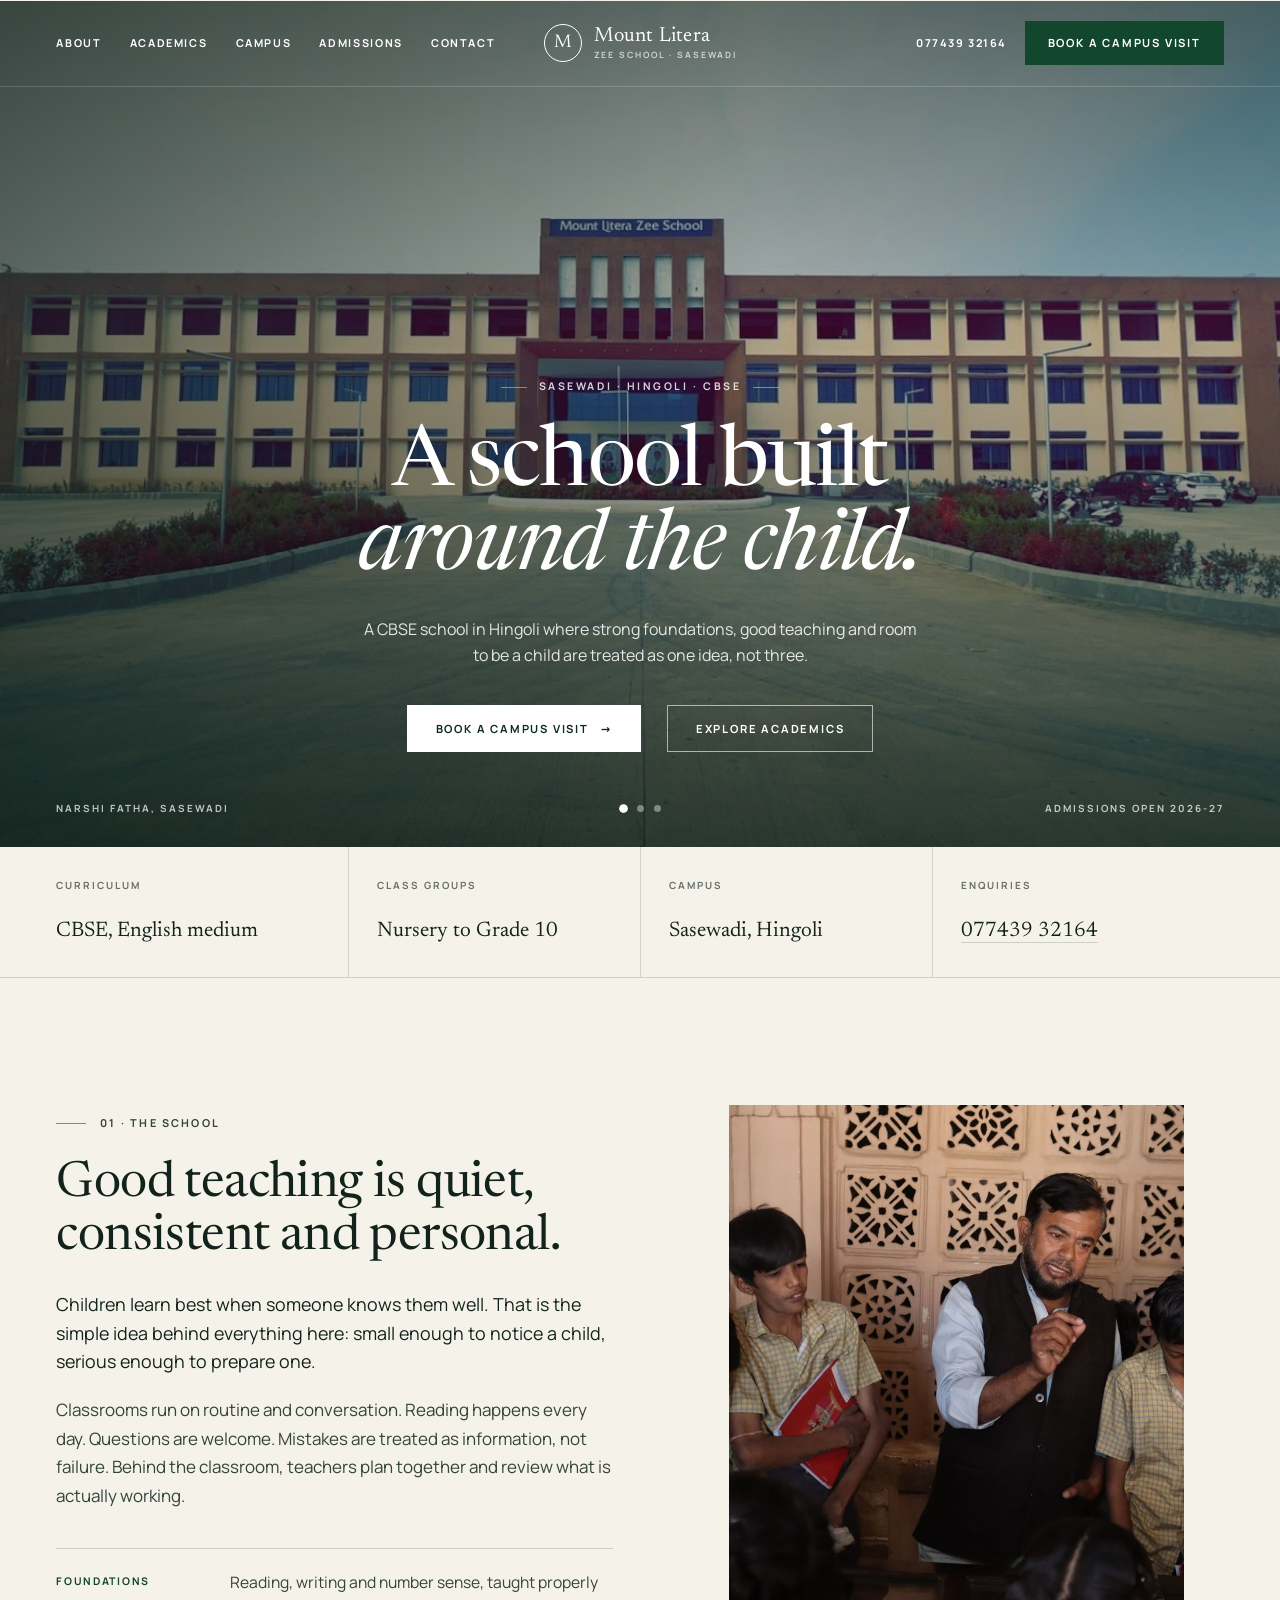
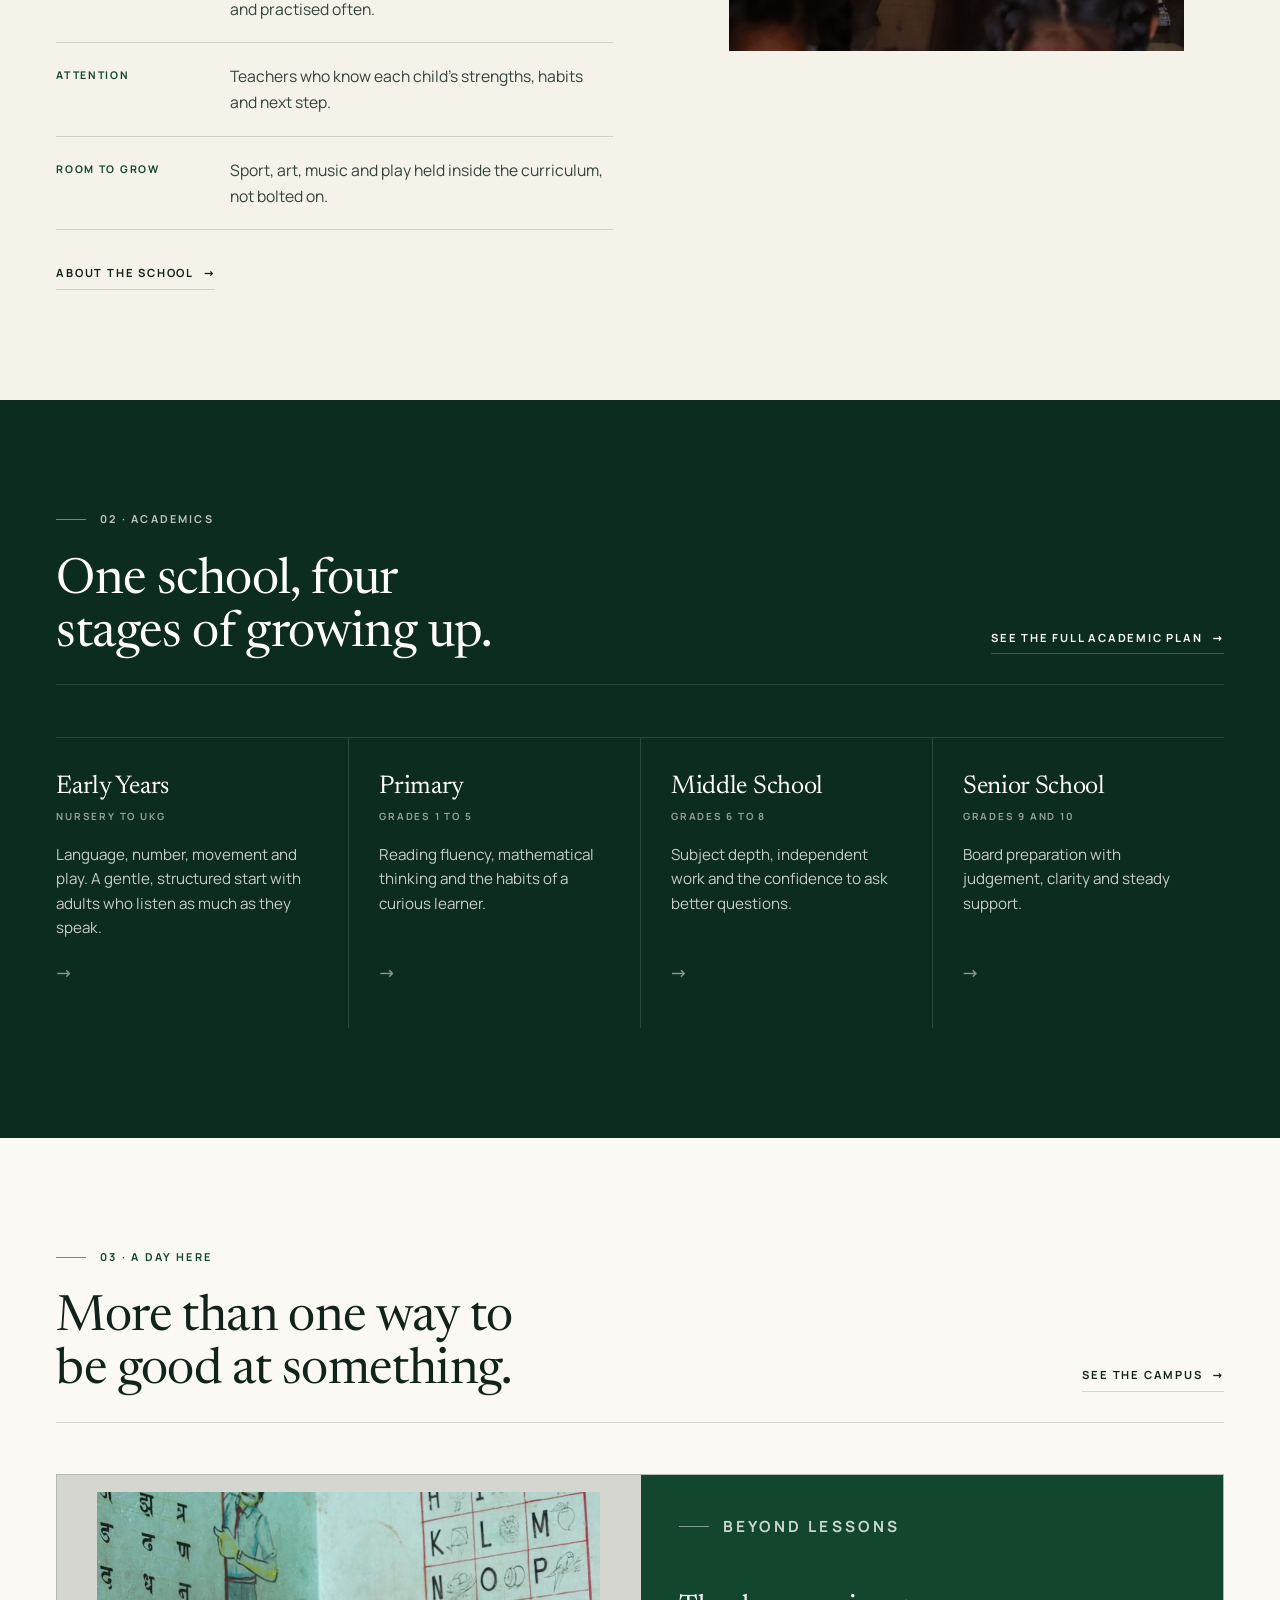
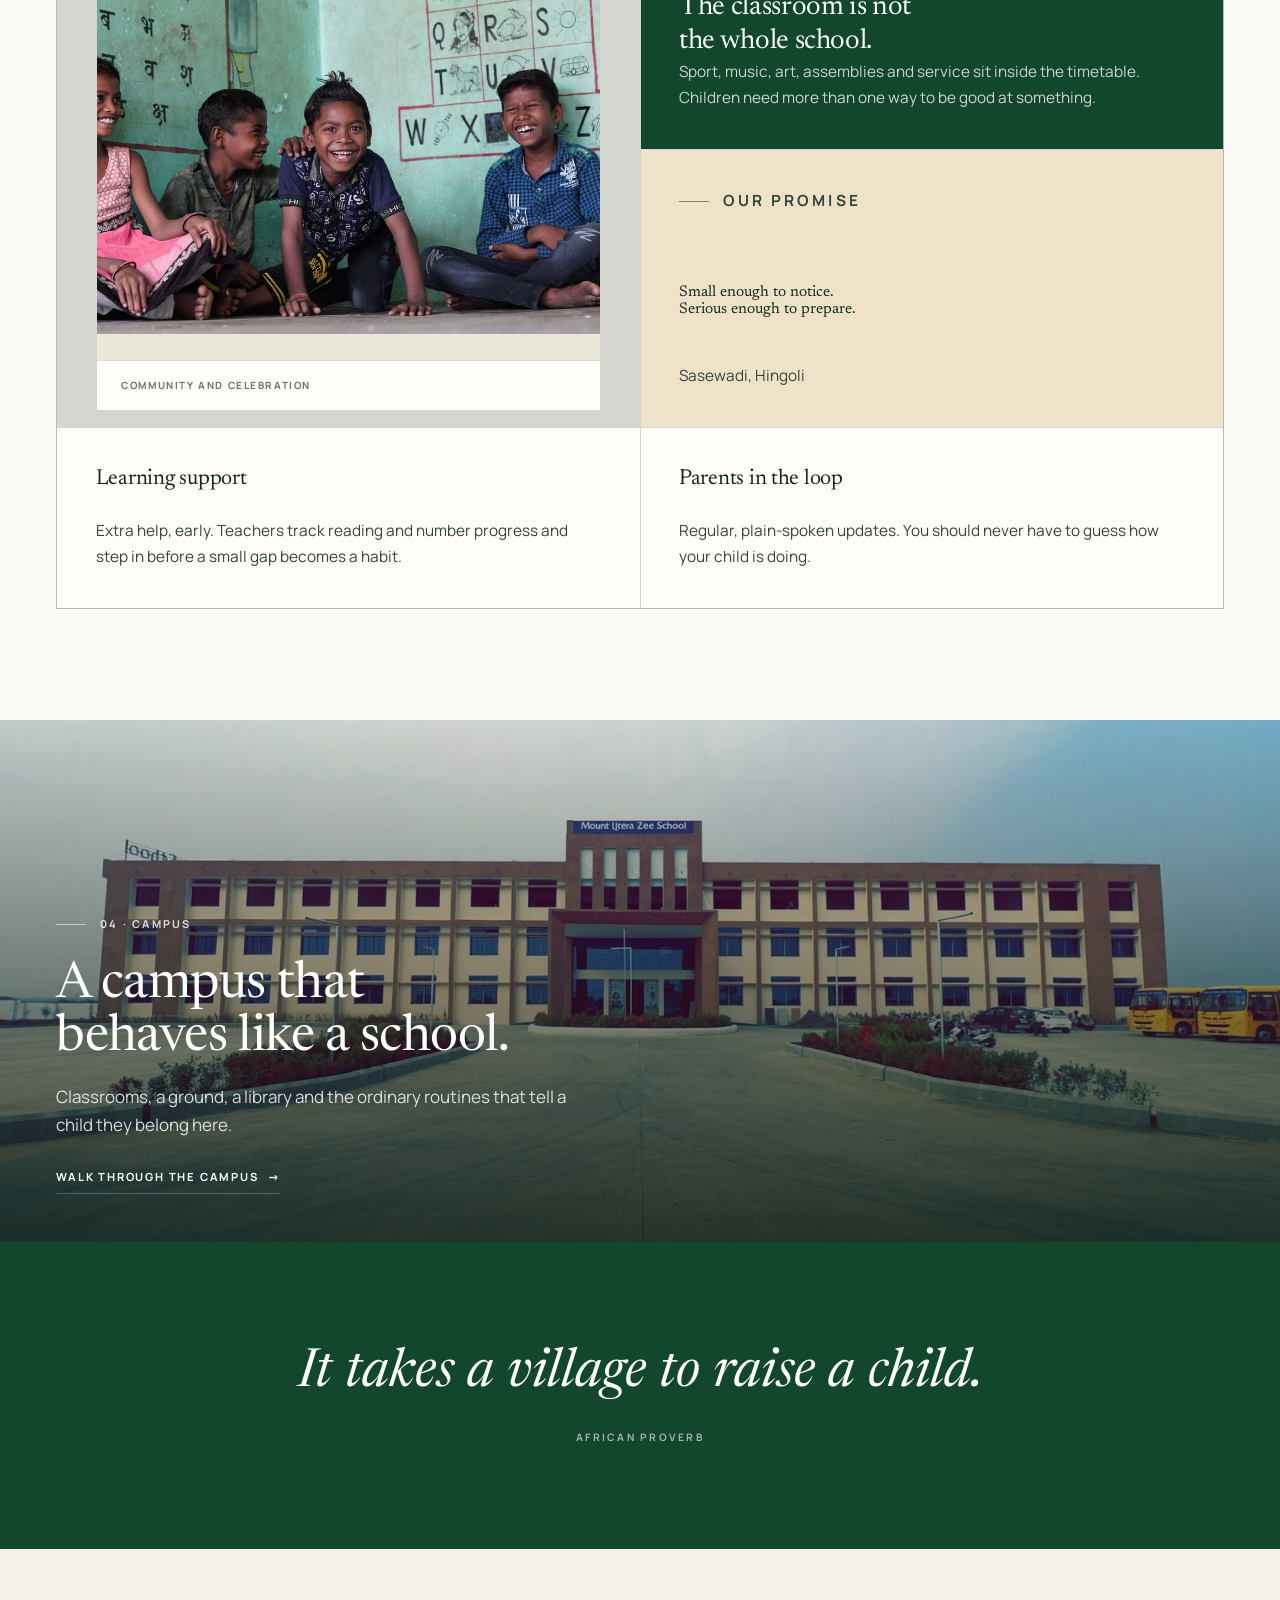
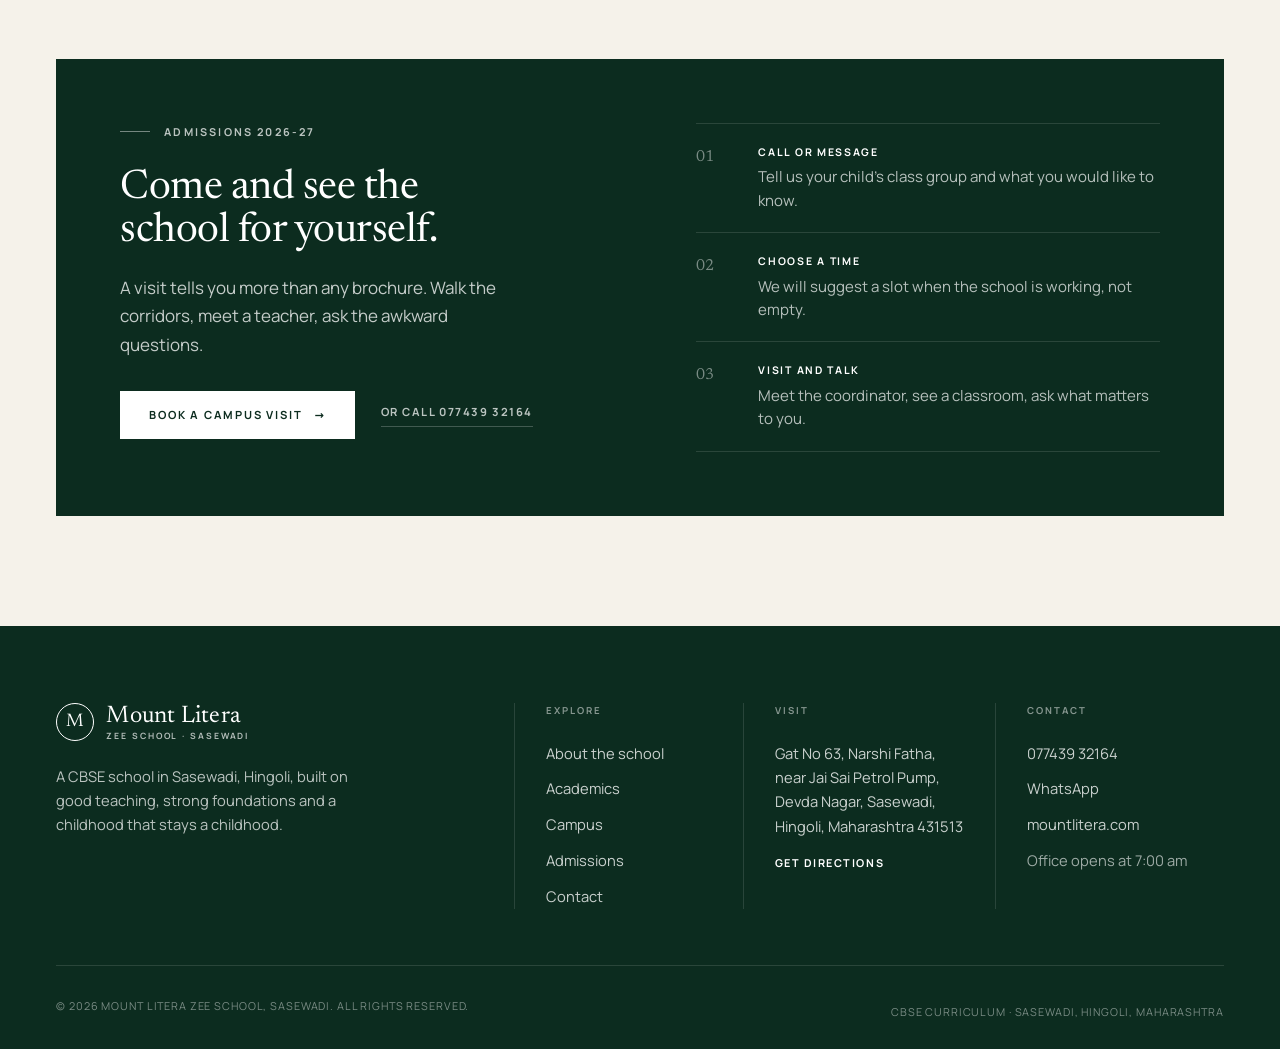
<file: index.html>
<!DOCTYPE html>
<html lang="en">
<head>
  <meta charset="utf-8">
  <meta name="viewport" content="width=device-width, initial-scale=1">
  <title>Mount Litera Zee School, Sasewadi | CBSE School in Hingoli</title>
  <meta name="description" content="Mount Litera Zee School, Sasewadi is a CBSE school in Hingoli, Maharashtra. Strong foundations, thoughtful teaching and a childhood with room to breathe. Admissions open for 2026-27.">
  <meta name="theme-color" content="#12472e">
  <meta name="color-scheme" content="light">
  <meta property="og:type" content="website">
  <meta property="og:locale" content="en_IN">
  <meta property="og:title" content="Mount Litera Zee School, Sasewadi">
  <meta property="og:description" content="A CBSE school in Sasewadi, Hingoli. Strong foundations, thoughtful teaching and room to be a child.">
  <meta property="og:image" content="assets/img/school-building.jpg">
  <link rel="icon" href="favicon.svg" type="image/svg+xml">
  <link rel="preload" href="assets/fonts/newsreader-roman.woff2" as="font" type="font/woff2" crossorigin>
  <link rel="preload" href="assets/fonts/manrope.woff2" as="font" type="font/woff2" crossorigin>
  <link rel="stylesheet" href="assets/css/styles.css">
  <script>document.documentElement.classList.add("js");</script>
  <script type="application/ld+json">
  {
    "@context": "https://schema.org",
    "@type": "School",
    "name": "Mount Litera Zee School, Sasewadi",
    "description": "A CBSE school in Sasewadi, Hingoli, Maharashtra, offering early years to Grade 10.",
    "url": "https://mountlitera.com",
    "telephone": "+91-77439-32164",
    "image": "assets/img/school-building.jpg",
    "address": {
      "@type": "PostalAddress",
      "streetAddress": "Gat No 63, Narshi Fatha, near Jai Sai Petrol Pump, Devda Nagar, Mohalla Paltan, Siddharth Nagar",
      "addressLocality": "Sasewadi",
      "addressRegion": "Maharashtra",
      "postalCode": "431513",
      "addressCountry": "IN"
    },
    "areaServed": "Hingoli, Maharashtra",
    "sameAs": "https://mountlitera.com"
  }
  </script>
</head>
<body>
  <a class="skip-link" href="#main">Skip to content</a>

  <div class="header-sentinel" aria-hidden="true"></div>

  <header class="site-header site-header--over">
    <div class="container header__inner">
      <nav class="site-nav" id="site-nav" aria-label="Primary">
        <ul class="nav-list">
          <li><a class="nav-link" href="about.html">About</a></li>
          <li><a class="nav-link" href="academics.html">Academics</a></li>
          <li><a class="nav-link" href="campus.html">Campus</a></li>
          <li><a class="nav-link" href="admissions.html">Admissions</a></li>
          <li><a class="nav-link" href="contact.html">Contact</a></li>
        </ul>
        <div class="nav-extra">
          <p class="nav-extra__label">Admissions open for 2026-27</p>
          <a class="nav-extra__phone" href="tel:+917743932164">077439 32164</a>
          <a class="btn nav-extra__cta" href="admissions.html">Book a campus visit</a>
        </div>
      </nav>

      <a class="brand" href="index.html" aria-label="Mount Litera Zee School, Sasewadi, home">
        <span class="brand__mark" aria-hidden="true">M</span>
        <span class="brand__text">
          <span class="brand__name">Mount Litera</span>
          <span class="brand__sub">Zee School · Sasewadi</span>
        </span>
      </a>

      <div class="header__actions">
        <a class="header__phone" href="tel:+917743932164">077439 32164</a>
        <a class="btn header__cta" href="admissions.html">Book a campus visit</a>
        <button class="nav-toggle" type="button" aria-expanded="false" aria-controls="site-nav" aria-label="Open menu">
          <span></span>
          <span></span>
        </button>
      </div>
    </div>
  </header>

  <main id="main">
    <section class="hero" data-hero aria-label="Mount Litera Zee School, Sasewadi">
      <div class="hero__slides">
        <figure class="hero__slide is-active">
          <img src="assets/img/school-building.jpg" width="1600" height="780" alt="The Mount Litera Zee School building and school buses in Sasewadi" fetchpriority="high" style="object-position: 50% 60%">
        </figure>
        <figure class="hero__slide">
          <img src="assets/img/about-teacher.jpg" width="1400" height="933" alt="A teacher guiding a group of young children at Mount Litera Zee School, Sasewadi" loading="lazy" style="object-position: 50% 38%">
        </figure>
        <figure class="hero__slide">
          <img src="assets/img/academics-primary.jpg" width="1400" height="787" alt="Primary students at their desks during a lesson" loading="lazy">
        </figure>
      </div>

      <div class="container hero__content">
        <p class="hero__kicker">Sasewadi · Hingoli · CBSE</p>
        <h1 class="hero__title">A school built <em>around the child.</em></h1>
        <p class="hero__lede">A CBSE school in Hingoli where strong foundations, good teaching and room to be a child are treated as one idea, not three.</p>
        <div class="hero__actions">
          <a class="btn btn--light" href="admissions.html">Book a campus visit <span class="arrow" aria-hidden="true">&#8594;</span></a>
          <a class="btn btn--ghost-light" href="academics.html">Explore academics</a>
        </div>
      </div>

      <div class="container hero__footer">
        <p class="hero__meta">Narshi Fatha, Sasewadi</p>
        <div class="hero__dots" role="tablist" aria-label="School photographs">
          <button class="hero__dot is-active" type="button" data-hero-dot aria-label="Photograph 1" aria-current="true"></button>
          <button class="hero__dot" type="button" data-hero-dot aria-label="Photograph 2" aria-current="false"></button>
          <button class="hero__dot" type="button" data-hero-dot aria-label="Photograph 3" aria-current="false"></button>
        </div>
        <p class="hero__meta hero__meta--right">Admissions open 2026-27</p>
      </div>
    </section>

    <section class="facts" aria-label="School at a glance">
      <div class="container">
        <div class="facts__grid">
          <div class="fact">
            <p class="fact__label">Curriculum</p>
            <p class="fact__value">CBSE, English medium</p>
          </div>
          <div class="fact">
            <p class="fact__label">Class groups</p>
            <p class="fact__value">Nursery to Grade 10</p>
          </div>
          <div class="fact">
            <p class="fact__label">Campus</p>
            <p class="fact__value">Sasewadi, Hingoli</p>
          </div>
          <div class="fact">
            <p class="fact__label">Enquiries</p>
            <p class="fact__value"><a href="tel:+917743932164">077439 32164</a></p>
          </div>
        </div>
      </div>
    </section>

    <section class="section">
      <div class="container split">
        <div class="split__body reveal">
          <p class="eyebrow">01 · The school</p>
          <h2 class="h2">Good teaching is quiet, consistent and personal.</h2>
          <p class="lead">Children learn best when someone knows them well. That is the simple idea behind everything here: small enough to notice a child, serious enough to prepare one.</p>
          <p>Classrooms run on routine and conversation. Reading happens every day. Questions are welcome. Mistakes are treated as information, not failure. Behind the classroom, teachers plan together and review what is actually working.</p>

          <ul class="principles">
            <li>
              <span>Foundations</span>
              <p>Reading, writing and number sense, taught properly and practised often.</p>
            </li>
            <li>
              <span>Attention</span>
              <p>Teachers who know each child's strengths, habits and next step.</p>
            </li>
            <li>
              <span>Room to grow</span>
              <p>Sport, art, music and play held inside the curriculum, not bolted on.</p>
            </li>
          </ul>

          <a class="link-arrow" href="about.html">About the school <span aria-hidden="true">&#8594;</span></a>
        </div>

        <figure class="media media--tall reveal" style="--reveal-delay:100ms">
          <img src="assets/img/about-teacher.jpg" width="1400" height="933" alt="A teacher guiding a group of young children" loading="lazy">
        </figure>
      </div>
    </section>

    <section class="section programmes-band">
      <div class="container">
        <div class="section-head section-head--row reveal">
          <div>
            <p class="eyebrow">02 · Academics</p>
            <h2 class="h2" style="color:#fff">One school, four stages of growing up.</h2>
          </div>
          <a class="link-arrow" href="academics.html">See the full academic plan <span aria-hidden="true">&#8594;</span></a>
        </div>

        <div class="programmes">
          <a class="programme reveal" href="academics.html#early-years">
            <div class="programme__head">
              <h3>Early Years</h3>
              <p class="programme__meta">Nursery to UKG</p>
            </div>
            <p class="programme__desc">Language, number, movement and play. A gentle, structured start with adults who listen as much as they speak.</p>
            <span class="programme__arrow" aria-hidden="true">&#8594;</span>
          </a>

          <a class="programme reveal" href="academics.html#primary">
            <div class="programme__head">
              <h3>Primary</h3>
              <p class="programme__meta">Grades 1 to 5</p>
            </div>
            <p class="programme__desc">Reading fluency, mathematical thinking and the habits of a curious learner.</p>
            <span class="programme__arrow" aria-hidden="true">&#8594;</span>
          </a>

          <a class="programme reveal" href="academics.html#middle">
            <div class="programme__head">
              <h3>Middle School</h3>
              <p class="programme__meta">Grades 6 to 8</p>
            </div>
            <p class="programme__desc">Subject depth, independent work and the confidence to ask better questions.</p>
            <span class="programme__arrow" aria-hidden="true">&#8594;</span>
          </a>

          <a class="programme reveal" href="academics.html#senior">
            <div class="programme__head">
              <h3>Senior School</h3>
              <p class="programme__meta">Grades 9 and 10</p>
            </div>
            <p class="programme__desc">Board preparation with judgement, clarity and steady support.</p>
            <span class="programme__arrow" aria-hidden="true">&#8594;</span>
          </a>
        </div>
      </div>
    </section>

    <section class="section section--cream">
      <div class="container">
        <div class="section-head section-head--row reveal">
          <div>
            <p class="eyebrow">03 · A day here</p>
            <h2 class="h2">More than one way to be good at something.</h2>
          </div>
          <a class="link-arrow" href="campus.html">See the campus <span aria-hidden="true">&#8594;</span></a>
        </div>

        <div class="bento">
          <figure class="bento__tile bento__tile--image reveal">
            <img src="assets/img/community.jpg" width="1200" height="800" alt="Children taking part in a school celebration" loading="lazy">
            <figcaption>Community and celebration</figcaption>
          </figure>

          <div class="bento__tile bento__tile--dark reveal" style="--reveal-delay:80ms">
            <p class="eyebrow eyebrow--light">Beyond lessons</p>
            <div>
              <h3>The classroom is not the whole school.</h3>
              <p>Sport, music, art, assemblies and service sit inside the timetable. Children need more than one way to be good at something.</p>
            </div>
          </div>

          <div class="bento__tile bento__tile--accent reveal">
            <p class="eyebrow">Our promise</p>
            <p class="bento__statement">Small enough to notice. Serious enough to prepare.</p>
            <p class="muted">Sasewadi, Hingoli</p>
          </div>

          <div class="bento__tile bento__tile--half reveal">
            <h3>Learning support</h3>
            <p>Extra help, early. Teachers track reading and number progress and step in before a small gap becomes a habit.</p>
          </div>

          <div class="bento__tile bento__tile--half reveal" style="--reveal-delay:80ms">
            <h3>Parents in the loop</h3>
            <p>Regular, plain-spoken updates. You should never have to guess how your child is doing.</p>
          </div>
        </div>
      </div>
    </section>

    <section class="image-band">
      <img src="assets/img/school-building.jpg" width="1600" height="780" alt="The Mount Litera Zee School building and yellow school buses at the Sasewadi campus" loading="lazy" style="object-position: 50% 58%">
      <div class="container">
        <div class="image-band__inner reveal">
          <p class="eyebrow eyebrow--light">04 · Campus</p>
          <h2>A campus that behaves like a school.</h2>
          <p>Classrooms, a ground, a library and the ordinary routines that tell a child they belong here.</p>
          <a class="link-arrow" href="campus.html">Walk through the campus <span aria-hidden="true">&#8594;</span></a>
        </div>
      </div>
    </section>

    <section class="quote-band">
      <div class="container reveal">
        <blockquote>
          <p>It takes a village to raise a child.</p>
          <footer>African proverb</footer>
        </blockquote>
      </div>
    </section>

    <section class="section">
      <div class="container">
        <div class="cta-panel reveal">
          <div class="cta-panel__copy">
            <p class="eyebrow eyebrow--light">Admissions 2026-27</p>
            <h2>Come and see the school for yourself.</h2>
            <p>A visit tells you more than any brochure. Walk the corridors, meet a teacher, ask the awkward questions.</p>
            <div class="cta-panel__actions">
              <a class="btn btn--light" href="admissions.html">Book a campus visit <span class="arrow" aria-hidden="true">&#8594;</span></a>
              <a class="cta-phone" href="tel:+917743932164">Or call 077439 32164</a>
            </div>
          </div>

          <ol class="cta-steps">
            <li>
              <span class="cta-steps__num" aria-hidden="true">01</span>
              <div>
                <span class="cta-steps__title">Call or message</span>
                <p>Tell us your child's class group and what you would like to know.</p>
              </div>
            </li>
            <li>
              <span class="cta-steps__num" aria-hidden="true">02</span>
              <div>
                <span class="cta-steps__title">Choose a time</span>
                <p>We will suggest a slot when the school is working, not empty.</p>
              </div>
            </li>
            <li>
              <span class="cta-steps__num" aria-hidden="true">03</span>
              <div>
                <span class="cta-steps__title">Visit and talk</span>
                <p>Meet the coordinator, see a classroom, ask what matters to you.</p>
              </div>
            </li>
          </ol>
        </div>
      </div>
    </section>
  </main>

  <footer class="site-footer">
    <div class="container">
      <div class="footer__grid">
        <div class="footer__brand">
          <a class="brand" href="index.html" aria-label="Mount Litera Zee School, Sasewadi, home">
            <span class="brand__mark" aria-hidden="true">M</span>
            <span class="brand__text">
              <span class="brand__name">Mount Litera</span>
              <span class="brand__sub">Zee School · Sasewadi</span>
            </span>
          </a>
          <p>A CBSE school in Sasewadi, Hingoli, built on good teaching, strong foundations and a childhood that stays a childhood.</p>
        </div>

        <div class="footer__col">
          <h2 class="footer__title">Explore</h2>
          <a href="about.html">About the school</a>
          <a href="academics.html">Academics</a>
          <a href="campus.html">Campus</a>
          <a href="admissions.html">Admissions</a>
          <a href="contact.html">Contact</a>
        </div>

        <div class="footer__col">
          <h2 class="footer__title">Visit</h2>
          <address>Gat No 63, Narshi Fatha,<br>near Jai Sai Petrol Pump,<br>Devda Nagar, Sasewadi,<br>Hingoli, Maharashtra 431513</address>
          <a class="footer__address-link" href="https://www.google.com/maps/dir/?api=1&amp;destination=Mount+Litera+Zee+School+Sasewadi+Hingoli" target="_blank" rel="noopener">Get directions</a>
        </div>

        <div class="footer__col">
          <h2 class="footer__title">Contact</h2>
          <a href="tel:+917743932164">077439 32164</a>
          <a href="https://wa.me/917743932164" target="_blank" rel="noopener">WhatsApp</a>
          <a href="https://mountlitera.com" target="_blank" rel="noopener">mountlitera.com</a>
          <p>Office opens at 7:00 am</p>
        </div>
      </div>

      <div class="footer__bottom">
        <p>&copy; <span data-year>2026</span> Mount Litera Zee School, Sasewadi. All rights reserved.</p>
        <p>CBSE curriculum · Sasewadi, Hingoli, Maharashtra</p>
      </div>
    </div>
  </footer>

  <script src="assets/js/main.js" defer></script>
</body>
</html>
</file>
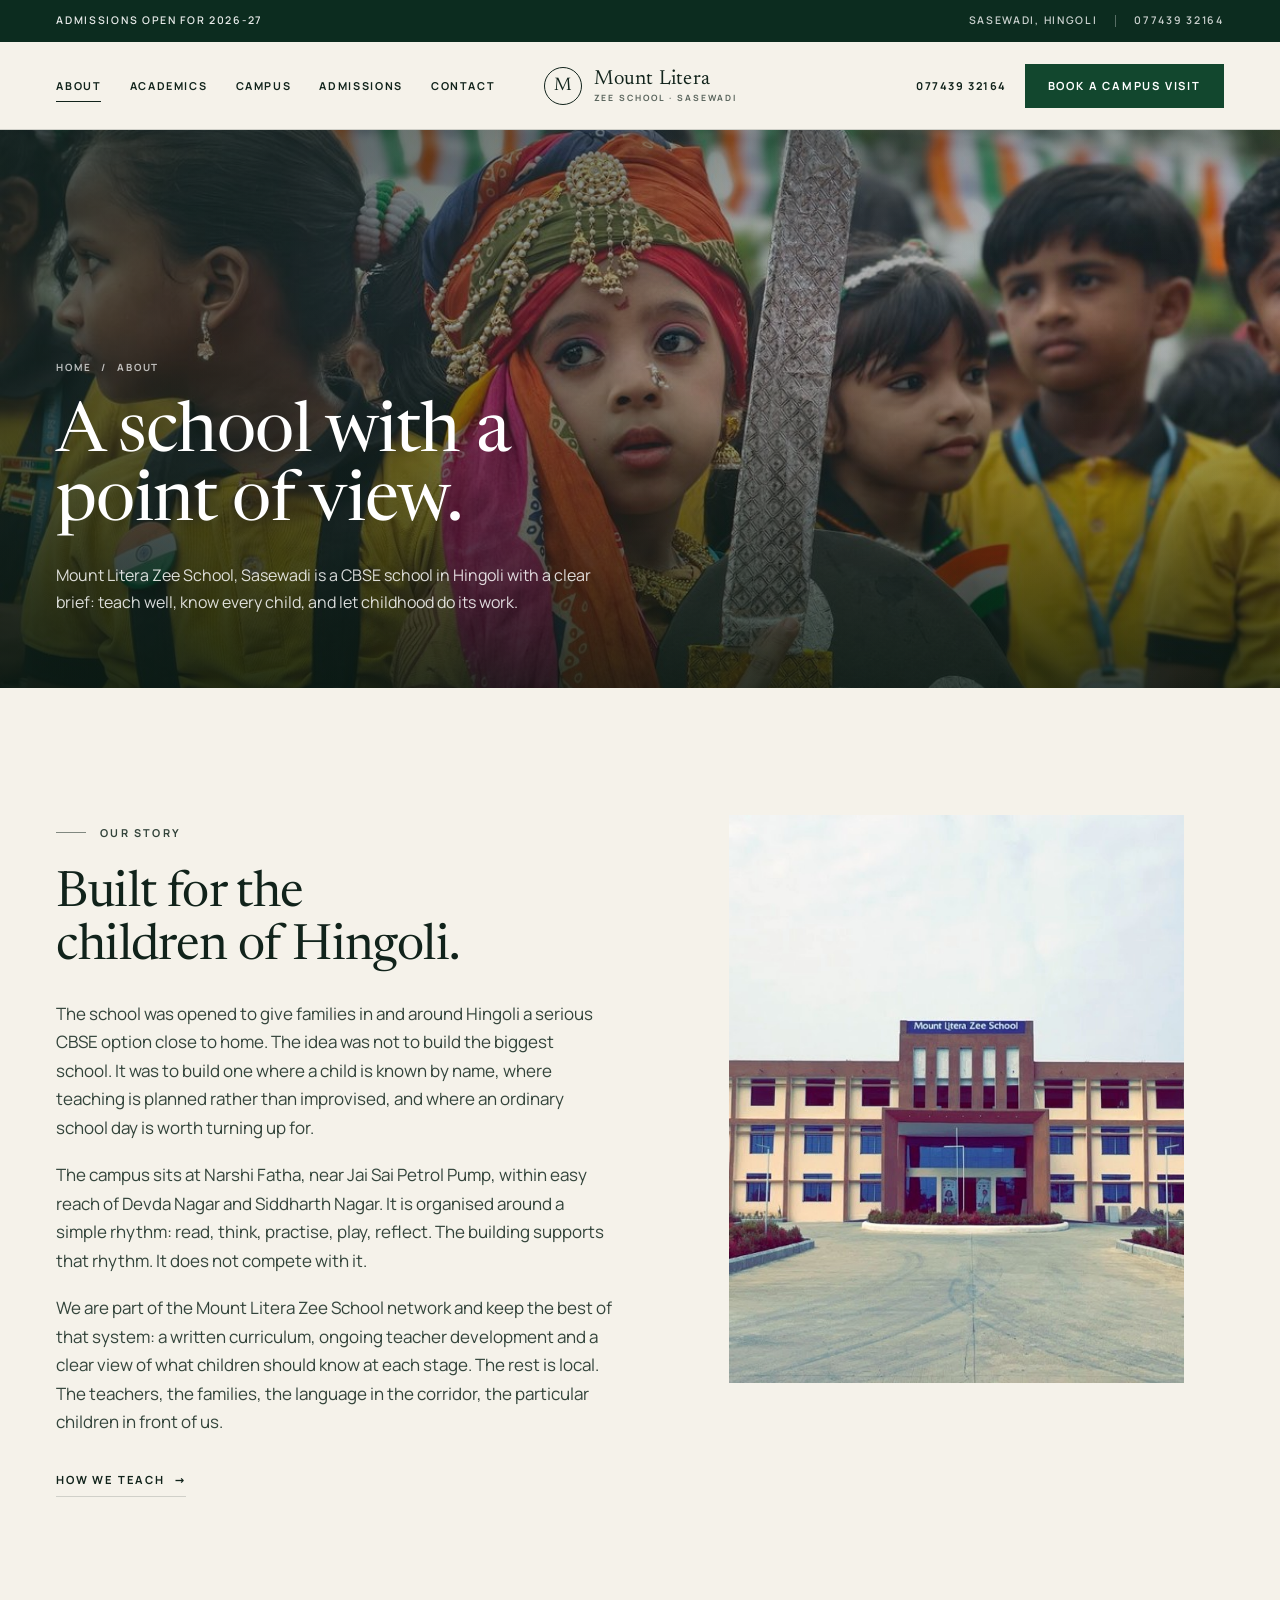
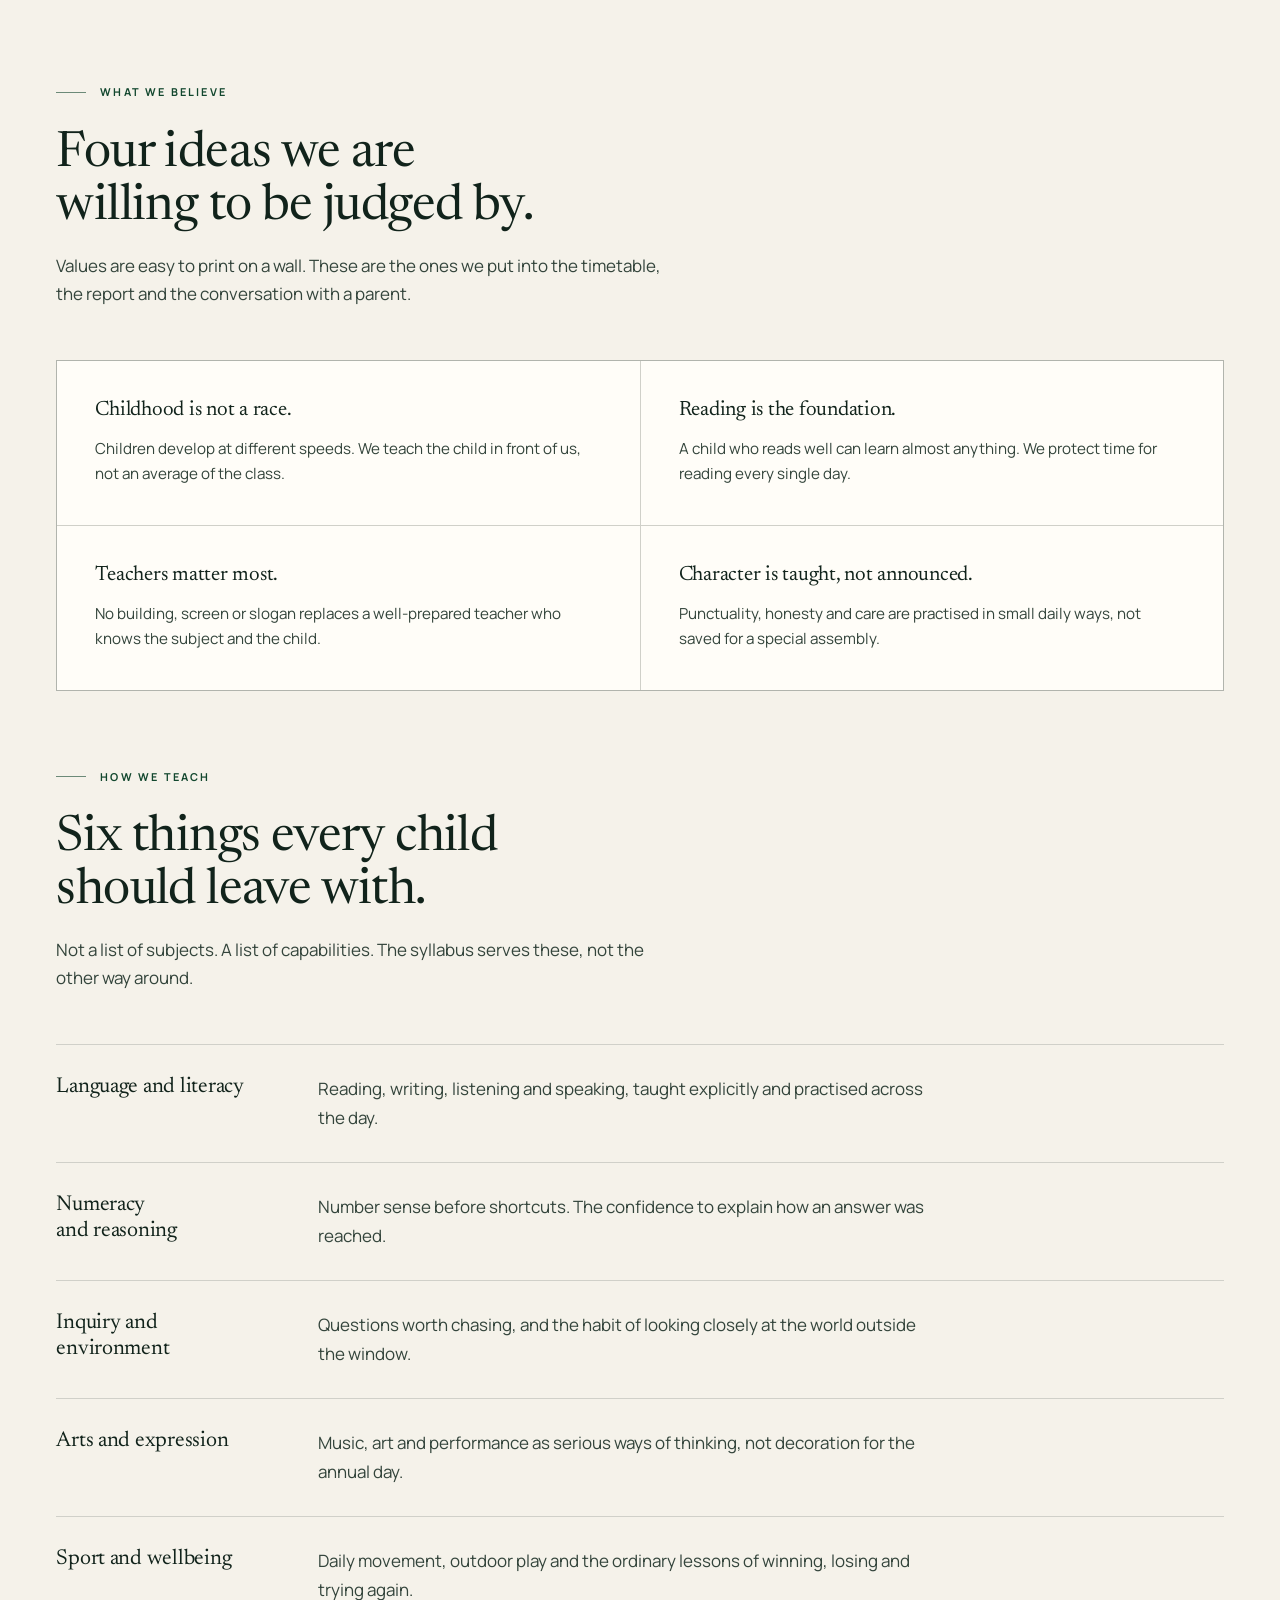
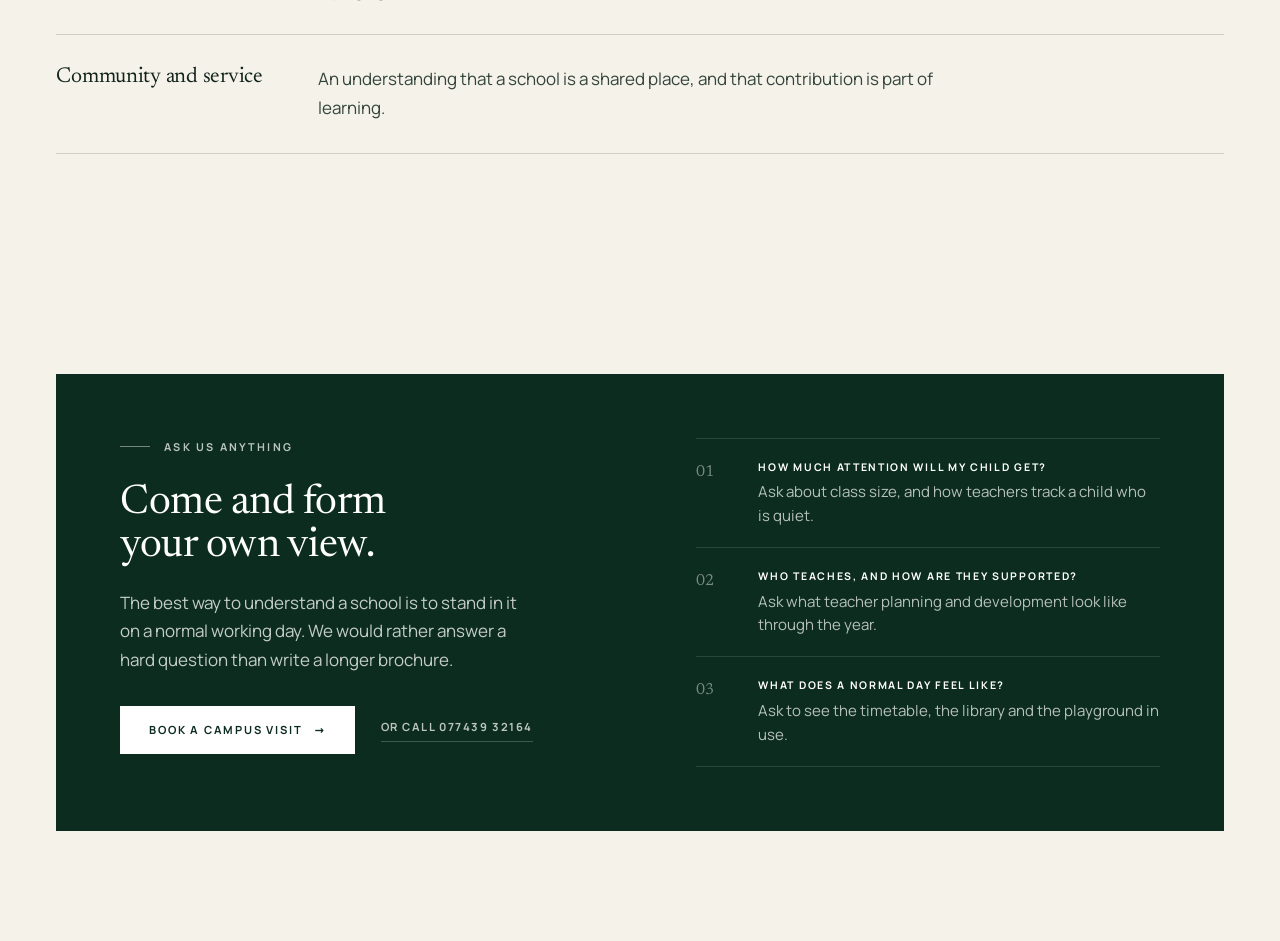
<file: about.html>
<!DOCTYPE html>
<html lang="en">
<head>
  <meta charset="utf-8">
  <meta name="viewport" content="width=device-width, initial-scale=1">
  <title>About the school | Mount Litera Zee School, Sasewadi</title>
  <meta name="description" content="Mount Litera Zee School, Sasewadi is a CBSE school in Hingoli built on strong foundations, close attention and a childhood that stays a childhood. Learn what we believe and how we teach.">
  <meta name="theme-color" content="#12472e">
  <meta name="color-scheme" content="light">
  <meta property="og:type" content="website">
  <meta property="og:locale" content="en_IN">
  <meta property="og:title" content="About | Mount Litera Zee School, Sasewadi">
  <meta property="og:description" content="A CBSE school in Sasewadi, Hingoli, built around strong foundations and close attention.">
  <meta property="og:image" content="assets/img/culture.jpg">
  <link rel="icon" href="favicon.svg" type="image/svg+xml">
  <link rel="preload" href="assets/fonts/newsreader-roman.woff2" as="font" type="font/woff2" crossorigin>
  <link rel="preload" href="assets/fonts/manrope.woff2" as="font" type="font/woff2" crossorigin>
  <link rel="stylesheet" href="assets/css/styles.css">
  <script>document.documentElement.classList.add("js");</script>
</head>
<body>
  <a class="skip-link" href="#main">Skip to content</a>

    <div class="topbar">
    <div class="container topbar__inner">
      <p class="topbar__note">Admissions open for 2026-27</p>
      <div class="topbar__links">
        <span>Sasewadi, Hingoli</span>
        <span class="topbar__sep" aria-hidden="true"></span>
        <a href="tel:+917743932164">077439 32164</a>
      </div>
    </div>
  </div>

  <div class="header-sentinel" aria-hidden="true"></div>

  <header class="site-header">
    <div class="container header__inner">
      <nav class="site-nav" id="site-nav" aria-label="Primary">
        <ul class="nav-list">
          <li><a class="nav-link" href="about.html" aria-current="page">About</a></li>
          <li><a class="nav-link" href="academics.html">Academics</a></li>
          <li><a class="nav-link" href="campus.html">Campus</a></li>
          <li><a class="nav-link" href="admissions.html">Admissions</a></li>
          <li><a class="nav-link" href="contact.html">Contact</a></li>
        </ul>
        <div class="nav-extra">
          <p class="nav-extra__label">Admissions open for 2026-27</p>
          <a class="nav-extra__phone" href="tel:+917743932164">077439 32164</a>
          <a class="btn nav-extra__cta" href="admissions.html">Book a campus visit</a>
        </div>
      </nav>

      <a class="brand" href="index.html" aria-label="Mount Litera Zee School, Sasewadi, home">
        <span class="brand__mark" aria-hidden="true">M</span>
        <span class="brand__text">
          <span class="brand__name">Mount Litera</span>
          <span class="brand__sub">Zee School · Sasewadi</span>
        </span>
      </a>

      <div class="header__actions">
        <a class="header__phone" href="tel:+917743932164">077439 32164</a>
        <a class="btn header__cta" href="admissions.html">Book a campus visit</a>
        <button class="nav-toggle" type="button" aria-expanded="false" aria-controls="site-nav" aria-label="Open menu">
          <span></span>
          <span></span>
        </button>
      </div>
    </div>
  </header>

  <main id="main">
    <section class="page-hero">
      <div class="container page-hero__grid">
        <div class="page-hero__copy">
          <nav class="breadcrumb" aria-label="Breadcrumb">
            <a href="index.html">Home</a>
            <span aria-hidden="true">/</span>
            <span aria-current="page">About</span>
          </nav>
          <h1>A school with a point of view.</h1>
          <p class="page-hero__lede">Mount Litera Zee School, Sasewadi is a CBSE school in Hingoli with a clear brief: teach well, know every child, and let childhood do its work.</p>
        </div>
        <figure class="page-hero__media">
          <img src="assets/img/culture.jpg" width="1200" height="1594" alt="Students in traditional dress during a school celebration" fetchpriority="high">
        </figure>
      </div>
    </section>

    <section class="section">
      <div class="container split">
        <div class="split__body reveal">
          <p class="eyebrow">Our story</p>
          <h2 class="h2">Built for the children of Hingoli.</h2>
          <div class="prose">
            <p>The school was opened to give families in and around Hingoli a serious CBSE option close to home. The idea was not to build the biggest school. It was to build one where a child is known by name, where teaching is planned rather than improvised, and where an ordinary school day is worth turning up for.</p>
            <p>The campus sits at Narshi Fatha, near Jai Sai Petrol Pump, within easy reach of Devda Nagar and Siddharth Nagar. It is organised around a simple rhythm: read, think, practise, play, reflect. The building supports that rhythm. It does not compete with it.</p>
            <p>We are part of the Mount Litera Zee School network and keep the best of that system: a written curriculum, ongoing teacher development and a clear view of what children should know at each stage. The rest is local. The teachers, the families, the language in the corridor, the particular children in front of us.</p>
          </div>
          <a class="link-arrow" href="academics.html">How we teach <span aria-hidden="true">&#8594;</span></a>
        </div>

        <figure class="media media--portrait reveal" style="--reveal-delay:100ms">
          <img src="assets/img/school-building-portrait.jpg" width="576" height="720" alt="The Mount Litera Zee School building at Narshi Fatha in Sasewadi" loading="lazy" style="object-position: 50% 38%">
        </figure>
      </div>
    </section>

    <section class="section section--tight">
      <div class="container">
        <div class="section-head reveal">
          <p class="eyebrow">What we believe</p>
          <h2 class="h2">Four ideas we are willing to be judged by.</h2>
          <p>Values are easy to print on a wall. These are the ones we put into the timetable, the report and the conversation with a parent.</p>
        </div>

        <div class="values">
          <article class="value reveal">
            <h3>Childhood is not a race.</h3>
            <p>Children develop at different speeds. We teach the child in front of us, not an average of the class.</p>
          </article>
          <article class="value reveal" style="--reveal-delay:80ms">
            <h3>Reading is the foundation.</h3>
            <p>A child who reads well can learn almost anything. We protect time for reading every single day.</p>
          </article>
          <article class="value reveal">
            <h3>Teachers matter most.</h3>
            <p>No building, screen or slogan replaces a well-prepared teacher who knows the subject and the child.</p>
          </article>
          <article class="value reveal" style="--reveal-delay:80ms">
            <h3>Character is taught, not announced.</h3>
            <p>Punctuality, honesty and care are practised in small daily ways, not saved for a special assembly.</p>
          </article>
        </div>
      </div>
    </section>

    <section class="section section--topless">
      <div class="container">
        <div class="section-head reveal">
          <p class="eyebrow">How we teach</p>
          <h2 class="h2">Six things every child should leave with.</h2>
          <p>Not a list of subjects. A list of capabilities. The syllabus serves these, not the other way around.</p>
        </div>

        <div class="pillars">
          <article class="pillar reveal">
            <h3>Language and literacy</h3>
            <p>Reading, writing, listening and speaking, taught explicitly and practised across the day.</p>
          </article>
          <article class="pillar reveal">
            <h3>Numeracy and reasoning</h3>
            <p>Number sense before shortcuts. The confidence to explain how an answer was reached.</p>
          </article>
          <article class="pillar reveal">
            <h3>Inquiry and environment</h3>
            <p>Questions worth chasing, and the habit of looking closely at the world outside the window.</p>
          </article>
          <article class="pillar reveal">
            <h3>Arts and expression</h3>
            <p>Music, art and performance as serious ways of thinking, not decoration for the annual day.</p>
          </article>
          <article class="pillar reveal">
            <h3>Sport and wellbeing</h3>
            <p>Daily movement, outdoor play and the ordinary lessons of winning, losing and trying again.</p>
          </article>
          <article class="pillar reveal">
            <h3>Community and service</h3>
            <p>An understanding that a school is a shared place, and that contribution is part of learning.</p>
          </article>
        </div>
      </div>
    </section>

    <section class="section">
      <div class="container">
        <div class="cta-panel reveal">
          <div class="cta-panel__copy">
            <p class="eyebrow eyebrow--light">Ask us anything</p>
            <h2>Come and form your own view.</h2>
            <p>The best way to understand a school is to stand in it on a normal working day. We would rather answer a hard question than write a longer brochure.</p>
            <div class="cta-panel__actions">
              <a class="btn btn--light" href="admissions.html">Book a campus visit <span class="arrow" aria-hidden="true">&#8594;</span></a>
              <a class="cta-phone" href="tel:+917743932164">Or call 077439 32164</a>
            </div>
          </div>

          <ol class="cta-steps">
            <li>
              <span class="cta-steps__num" aria-hidden="true">01</span>
              <div>
                <span class="cta-steps__title">How much attention will my child get?</span>
                <p>Ask about class size, and how teachers track a child who is quiet.</p>
              </div>
            </li>
            <li>
              <span class="cta-steps__num" aria-hidden="true">02</span>
              <div>
                <span class="cta-steps__title">Who teaches, and how are they supported?</span>
                <p>Ask what teacher planning and development look like through the year.</p>
              </div>
            </li>
            <li>
              <span class="cta-steps__num" aria-hidden="true">03</span>
              <div>
                <span class="cta-steps__title">What does a normal day feel like?</span>
                <p>Ask to see the timetable, the library and the playground in use.</p>
              </div>
            </li>
          </ol>
        </div>
      </div>
    </section>
  </main>

  

  <script src="assets/js/main.js" defer></script>
</body>
</html>
</file>
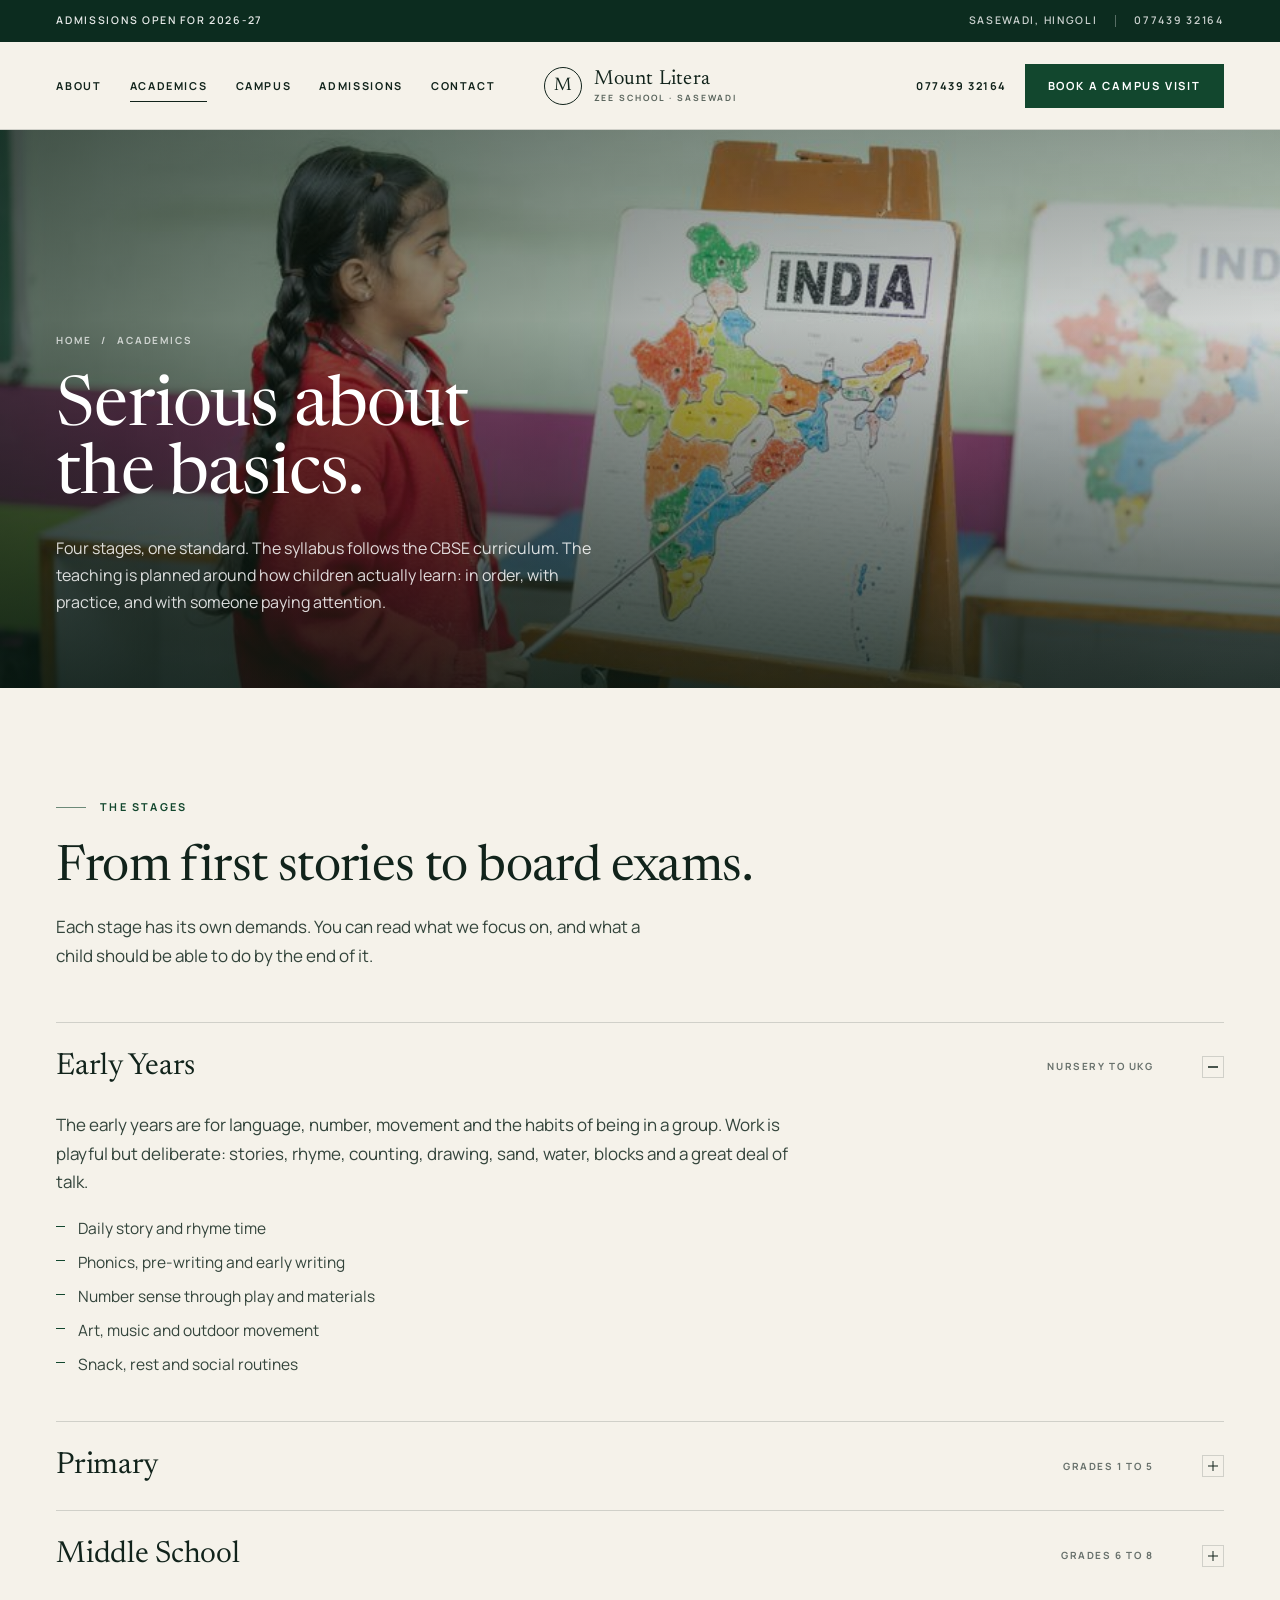
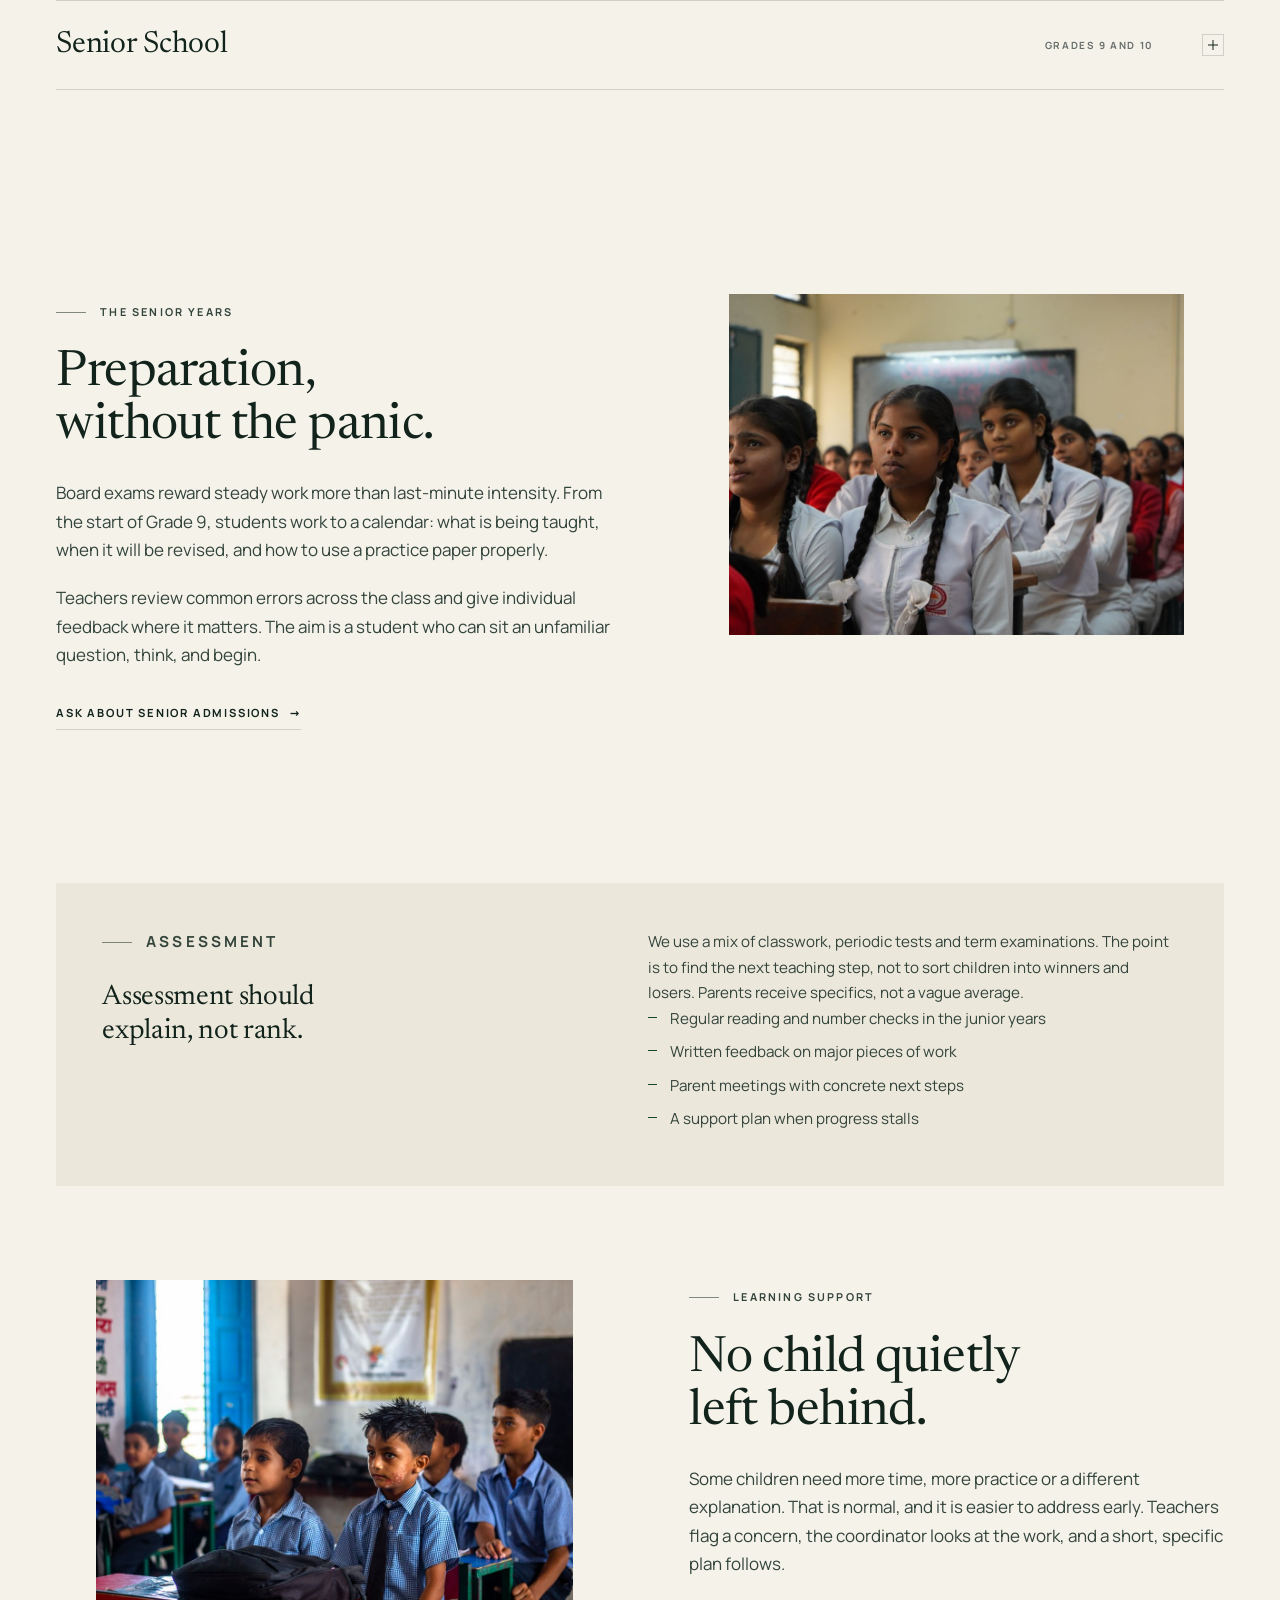
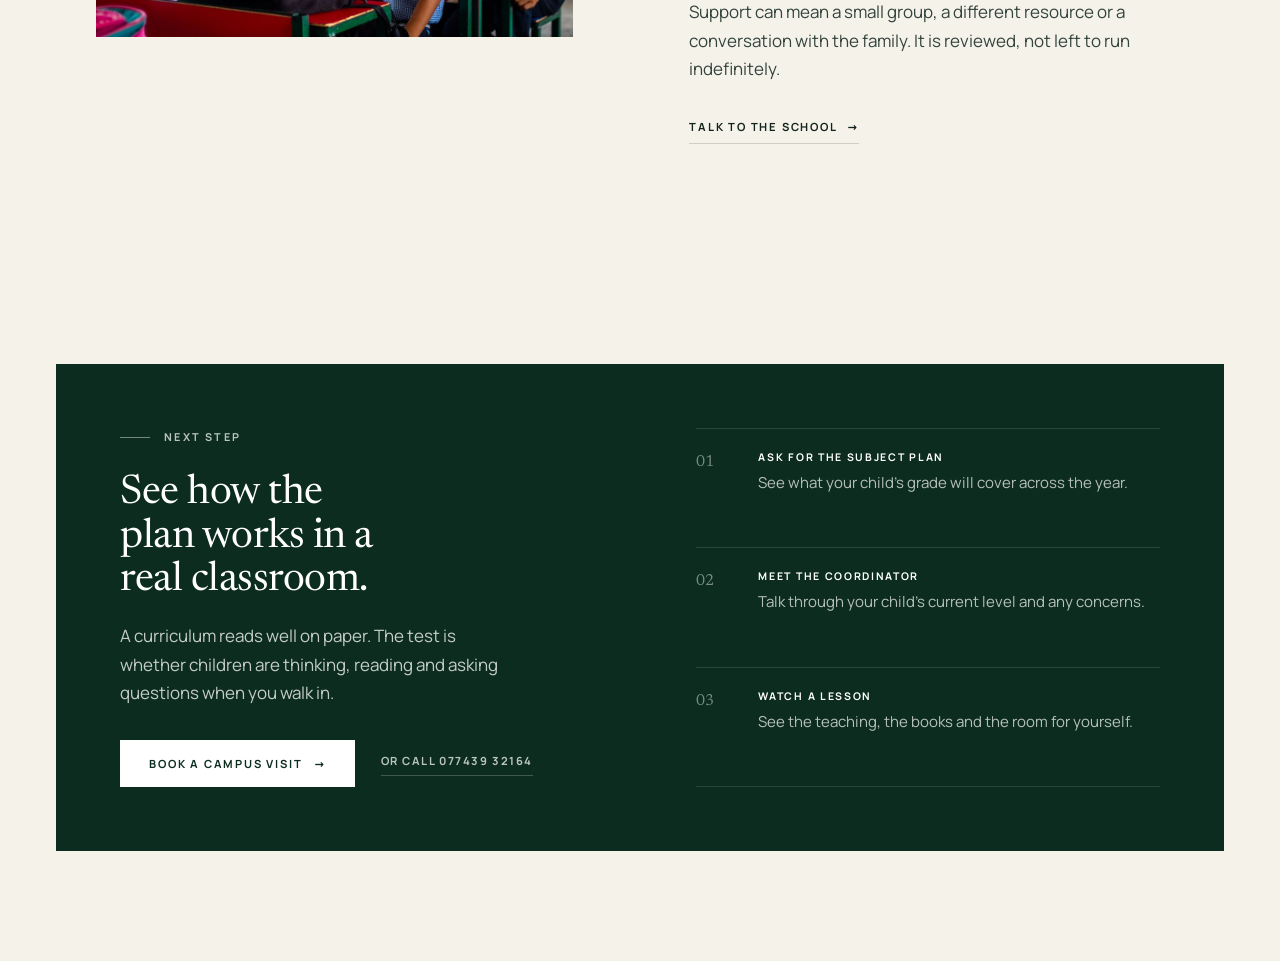
<file: academics.html>
<!DOCTYPE html>
<html lang="en">
<head>
  <meta charset="utf-8">
  <meta name="viewport" content="width=device-width, initial-scale=1">
  <title>Academics | Mount Litera Zee School, Sasewadi</title>
  <meta name="description" content="The academic plan at Mount Litera Zee School, Sasewadi: early years to Grade 10, a CBSE curriculum, clear assessment and support for every child.">
  <meta name="theme-color" content="#12472e">
  <meta name="color-scheme" content="light">
  <meta property="og:type" content="website">
  <meta property="og:locale" content="en_IN">
  <meta property="og:title" content="Academics | Mount Litera Zee School, Sasewadi">
  <meta property="og:description" content="Four stages, one standard. A CBSE curriculum taught with clarity and close attention.">
  <meta property="og:image" content="assets/img/hero-map.jpg">
  <link rel="icon" href="favicon.svg" type="image/svg+xml">
  <link rel="preload" href="assets/fonts/newsreader-roman.woff2" as="font" type="font/woff2" crossorigin>
  <link rel="preload" href="assets/fonts/manrope.woff2" as="font" type="font/woff2" crossorigin>
  <link rel="stylesheet" href="assets/css/styles.css">
  <script>document.documentElement.classList.add("js");</script>
</head>
<body>
  <a class="skip-link" href="#main">Skip to content</a>

    <div class="topbar">
    <div class="container topbar__inner">
      <p class="topbar__note">Admissions open for 2026-27</p>
      <div class="topbar__links">
        <span>Sasewadi, Hingoli</span>
        <span class="topbar__sep" aria-hidden="true"></span>
        <a href="tel:+917743932164">077439 32164</a>
      </div>
    </div>
  </div>

  <div class="header-sentinel" aria-hidden="true"></div>

  <header class="site-header">
    <div class="container header__inner">
      <nav class="site-nav" id="site-nav" aria-label="Primary">
        <ul class="nav-list">
          <li><a class="nav-link" href="about.html">About</a></li>
          <li><a class="nav-link" href="academics.html" aria-current="page">Academics</a></li>
          <li><a class="nav-link" href="campus.html">Campus</a></li>
          <li><a class="nav-link" href="admissions.html">Admissions</a></li>
          <li><a class="nav-link" href="contact.html">Contact</a></li>
        </ul>
        <div class="nav-extra">
          <p class="nav-extra__label">Admissions open for 2026-27</p>
          <a class="nav-extra__phone" href="tel:+917743932164">077439 32164</a>
          <a class="btn nav-extra__cta" href="admissions.html">Book a campus visit</a>
        </div>
      </nav>

      <a class="brand" href="index.html" aria-label="Mount Litera Zee School, Sasewadi, home">
        <span class="brand__mark" aria-hidden="true">M</span>
        <span class="brand__text">
          <span class="brand__name">Mount Litera</span>
          <span class="brand__sub">Zee School · Sasewadi</span>
        </span>
      </a>

      <div class="header__actions">
        <a class="header__phone" href="tel:+917743932164">077439 32164</a>
        <a class="btn header__cta" href="admissions.html">Book a campus visit</a>
        <button class="nav-toggle" type="button" aria-expanded="false" aria-controls="site-nav" aria-label="Open menu">
          <span></span>
          <span></span>
        </button>
      </div>
    </div>
  </header>

  <main id="main">
    <section class="page-hero">
      <div class="container page-hero__grid">
        <div class="page-hero__copy">
          <nav class="breadcrumb" aria-label="Breadcrumb">
            <a href="index.html">Home</a>
            <span aria-hidden="true">/</span>
            <span aria-current="page">Academics</span>
          </nav>
          <h1>Serious about the basics.</h1>
          <p class="page-hero__lede">Four stages, one standard. The syllabus follows the CBSE curriculum. The teaching is planned around how children actually learn: in order, with practice, and with someone paying attention.</p>
        </div>
        <figure class="page-hero__media">
          <img src="assets/img/hero-map.jpg" width="900" height="600" alt="A student pointing to a map of India during a lesson" fetchpriority="high">
        </figure>
      </div>
    </section>

    <section class="section">
      <div class="container">
        <div class="section-head reveal">
          <p class="eyebrow">The stages</p>
          <h2 class="h2">From first stories to board exams.</h2>
          <p>Each stage has its own demands. You can read what we focus on, and what a child should be able to do by the end of it.</p>
        </div>

        <div class="stages">
          <details class="stage reveal" id="early-years" open>
            <summary>
              <span class="stage__head">
                <span class="stage__title">Early Years</span>
                <span class="stage__meta">Nursery to UKG</span>
              </span>
              <span class="stage__sign" aria-hidden="true"></span>
            </summary>
            <div class="stage__body">
              <p>The early years are for language, number, movement and the habits of being in a group. Work is playful but deliberate: stories, rhyme, counting, drawing, sand, water, blocks and a great deal of talk.</p>
              <ul class="stage__list">
                <li>Daily story and rhyme time</li>
                <li>Phonics, pre-writing and early writing</li>
                <li>Number sense through play and materials</li>
                <li>Art, music and outdoor movement</li>
                <li>Snack, rest and social routines</li>
              </ul>
            </div>
          </details>

          <details class="stage reveal" id="primary">
            <summary>
              <span class="stage__head">
                <span class="stage__title">Primary</span>
                <span class="stage__meta">Grades 1 to 5</span>
              </span>
              <span class="stage__sign" aria-hidden="true"></span>
            </summary>
            <div class="stage__body">
              <p>The primary years build fluency. Children read longer texts, write with structure and learn to explain mathematical thinking rather than guess. Subjects stay connected, so a lesson in one class is useful in another.</p>
              <ul class="stage__list">
                <li>Guided and independent reading</li>
                <li>Grammar, spelling and clear composition</li>
                <li>Number operations with understanding</li>
                <li>Environmental studies and observation</li>
                <li>Art, music, sport and library time</li>
              </ul>
            </div>
          </details>

          <details class="stage reveal" id="middle">
            <summary>
              <span class="stage__head">
                <span class="stage__title">Middle School</span>
                <span class="stage__meta">Grades 6 to 8</span>
              </span>
              <span class="stage__sign" aria-hidden="true"></span>
            </summary>
            <div class="stage__body">
              <p>The middle years introduce specialised subject teaching and more independent work. Children learn to manage a timetable, take notes, revise and ask a question that has more than one answer.</p>
              <ul class="stage__list">
                <li>Subject teachers and laboratory work</li>
                <li>Note-making, research and presentation</li>
                <li>Algebra, geometry and scientific method</li>
                <li>Second and third language development</li>
                <li>Projects, sport and creative electives</li>
              </ul>
            </div>
          </details>

          <details class="stage reveal" id="senior">
            <summary>
              <span class="stage__head">
                <span class="stage__title">Senior School</span>
                <span class="stage__meta">Grades 9 and 10</span>
              </span>
              <span class="stage__sign" aria-hidden="true"></span>
            </summary>
            <div class="stage__body">
              <p>Two years of board preparation, without turning school into a coaching centre. The work gets harder. The support gets more precise. Revision is taught, not assumed.</p>
              <ul class="stage__list">
                <li>CBSE syllabus and examination practice</li>
                <li>Structured revision and paper technique</li>
                <li>Practical work in science and maths</li>
                <li>Subject clinics for specific gaps</li>
                <li>Time management and exam wellbeing</li>
              </ul>
            </div>
          </details>
        </div>
      </div>
    </section>

    <section class="section section--tight">
      <div class="container split">
        <div class="split__body reveal">
          <p class="eyebrow">The senior years</p>
          <h2 class="h2">Preparation, without the panic.</h2>
          <p>Board exams reward steady work more than last-minute intensity. From the start of Grade 9, students work to a calendar: what is being taught, when it will be revised, and how to use a practice paper properly.</p>
          <p>Teachers review common errors across the class and give individual feedback where it matters. The aim is a student who can sit an unfamiliar question, think, and begin.</p>
          <a class="link-arrow" href="admissions.html">Ask about senior admissions <span aria-hidden="true">&#8594;</span></a>
        </div>
        <figure class="media media--landscape reveal" style="--reveal-delay:100ms">
          <img src="assets/img/academics-senior.jpg" width="1200" height="800" alt="Senior students listening attentively in class" loading="lazy">
        </figure>
      </div>
    </section>

    <section class="section section--tight">
      <div class="container">
        <div class="note reveal">
          <div>
            <p class="eyebrow">Assessment</p>
            <h3>Assessment should explain, not rank.</h3>
          </div>
          <div>
            <p>We use a mix of classwork, periodic tests and term examinations. The point is to find the next teaching step, not to sort children into winners and losers. Parents receive specifics, not a vague average.</p>
            <ul>
              <li>Regular reading and number checks in the junior years</li>
              <li>Written feedback on major pieces of work</li>
              <li>Parent meetings with concrete next steps</li>
              <li>A support plan when progress stalls</li>
            </ul>
          </div>
        </div>
      </div>
    </section>

    <section class="section section--topless">
      <div class="container split">
        <figure class="media media--landscape reveal">
          <img src="assets/img/academics-primary.jpg" width="1400" height="787" alt="Primary students seated at their desks during a lesson" loading="lazy">
        </figure>
        <div class="split__body reveal" style="--reveal-delay:100ms">
          <p class="eyebrow">Learning support</p>
          <h2 class="h2">No child quietly left behind.</h2>
          <p>Some children need more time, more practice or a different explanation. That is normal, and it is easier to address early. Teachers flag a concern, the coordinator looks at the work, and a short, specific plan follows.</p>
          <p>Support can mean a small group, a different resource or a conversation with the family. It is reviewed, not left to run indefinitely.</p>
          <a class="link-arrow" href="contact.html">Talk to the school <span aria-hidden="true">&#8594;</span></a>
        </div>
      </div>
    </section>

    <section class="section">
      <div class="container">
        <div class="cta-panel reveal">
          <div class="cta-panel__copy">
            <p class="eyebrow eyebrow--light">Next step</p>
            <h2>See how the plan works in a real classroom.</h2>
            <p>A curriculum reads well on paper. The test is whether children are thinking, reading and asking questions when you walk in.</p>
            <div class="cta-panel__actions">
              <a class="btn btn--light" href="admissions.html">Book a campus visit <span class="arrow" aria-hidden="true">&#8594;</span></a>
              <a class="cta-phone" href="tel:+917743932164">Or call 077439 32164</a>
            </div>
          </div>

          <ol class="cta-steps">
            <li>
              <span class="cta-steps__num" aria-hidden="true">01</span>
              <div>
                <span class="cta-steps__title">Ask for the subject plan</span>
                <p>See what your child's grade will cover across the year.</p>
              </div>
            </li>
            <li>
              <span class="cta-steps__num" aria-hidden="true">02</span>
              <div>
                <span class="cta-steps__title">Meet the coordinator</span>
                <p>Talk through your child's current level and any concerns.</p>
              </div>
            </li>
            <li>
              <span class="cta-steps__num" aria-hidden="true">03</span>
              <div>
                <span class="cta-steps__title">Watch a lesson</span>
                <p>See the teaching, the books and the room for yourself.</p>
              </div>
            </li>
          </ol>
        </div>
      </div>
    </section>
  </main>

  

  <script src="assets/js/main.js" defer></script>
</body>
</html>
</file>
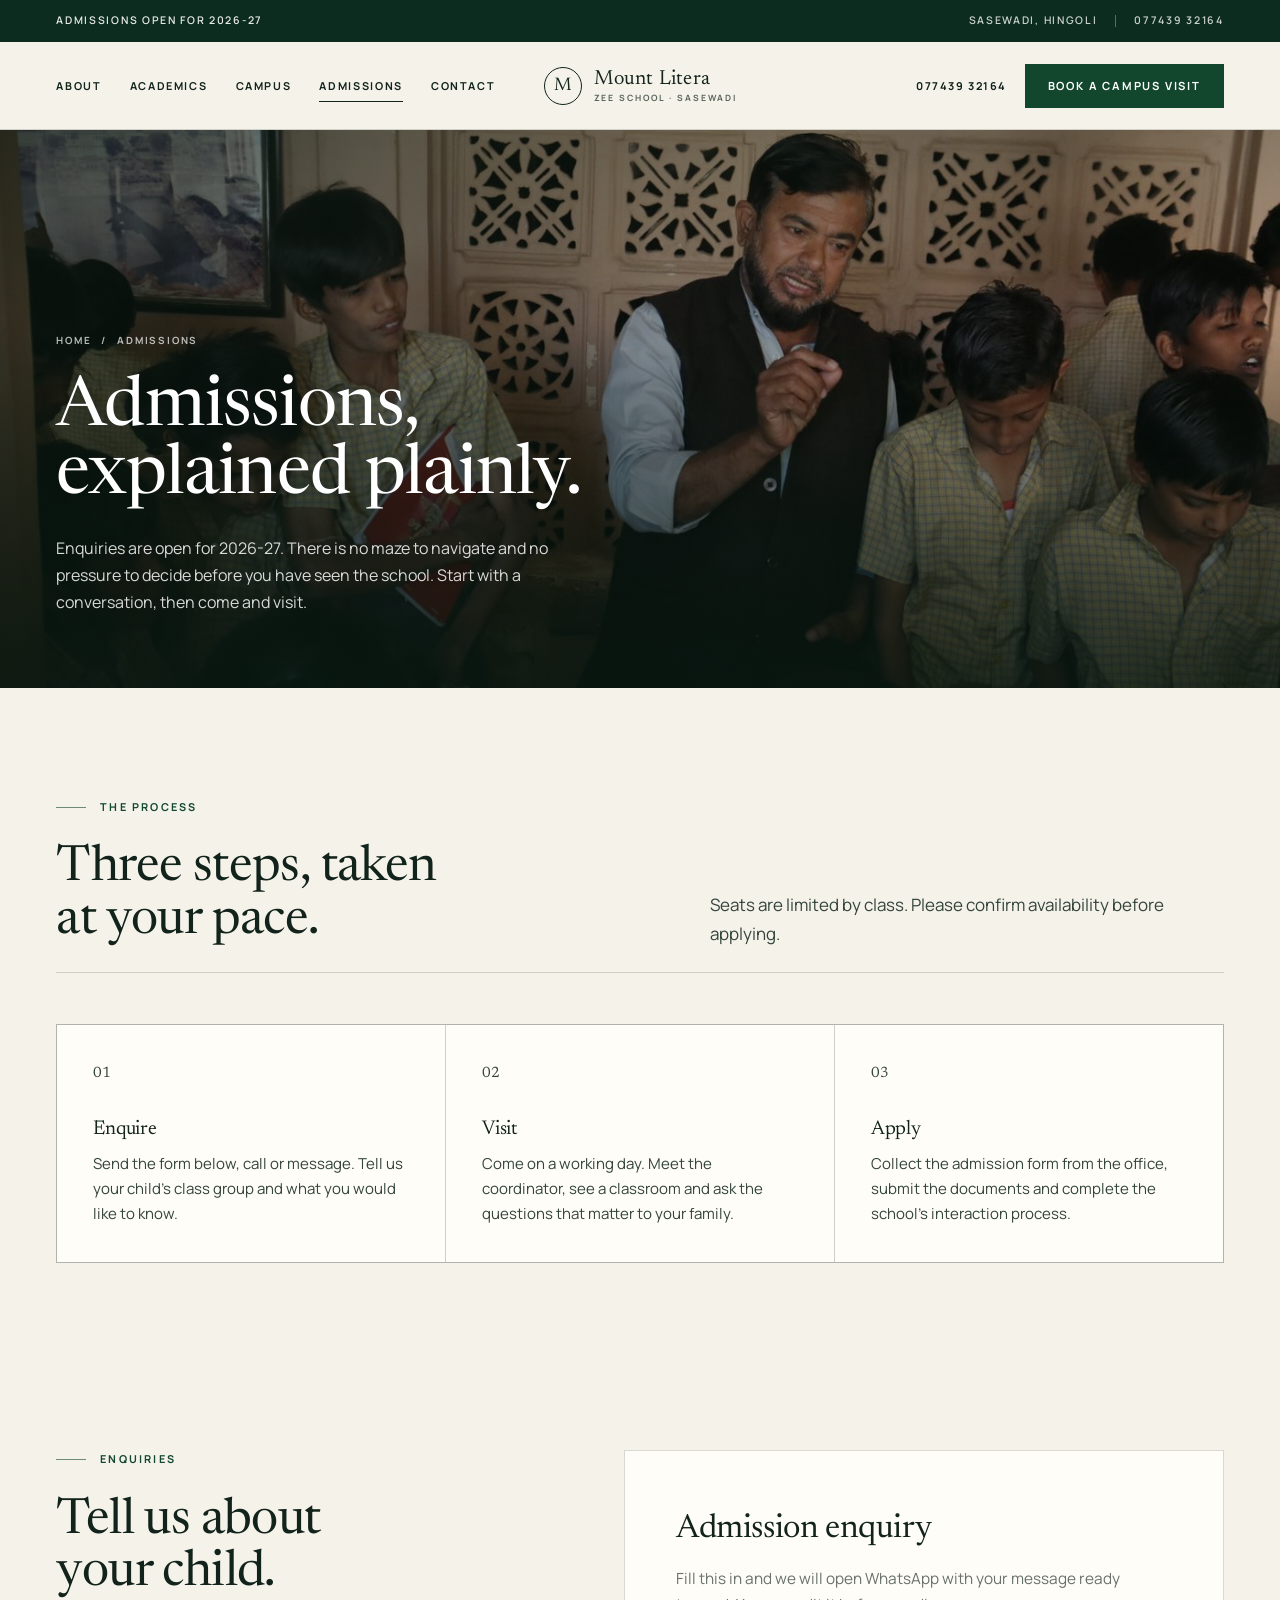
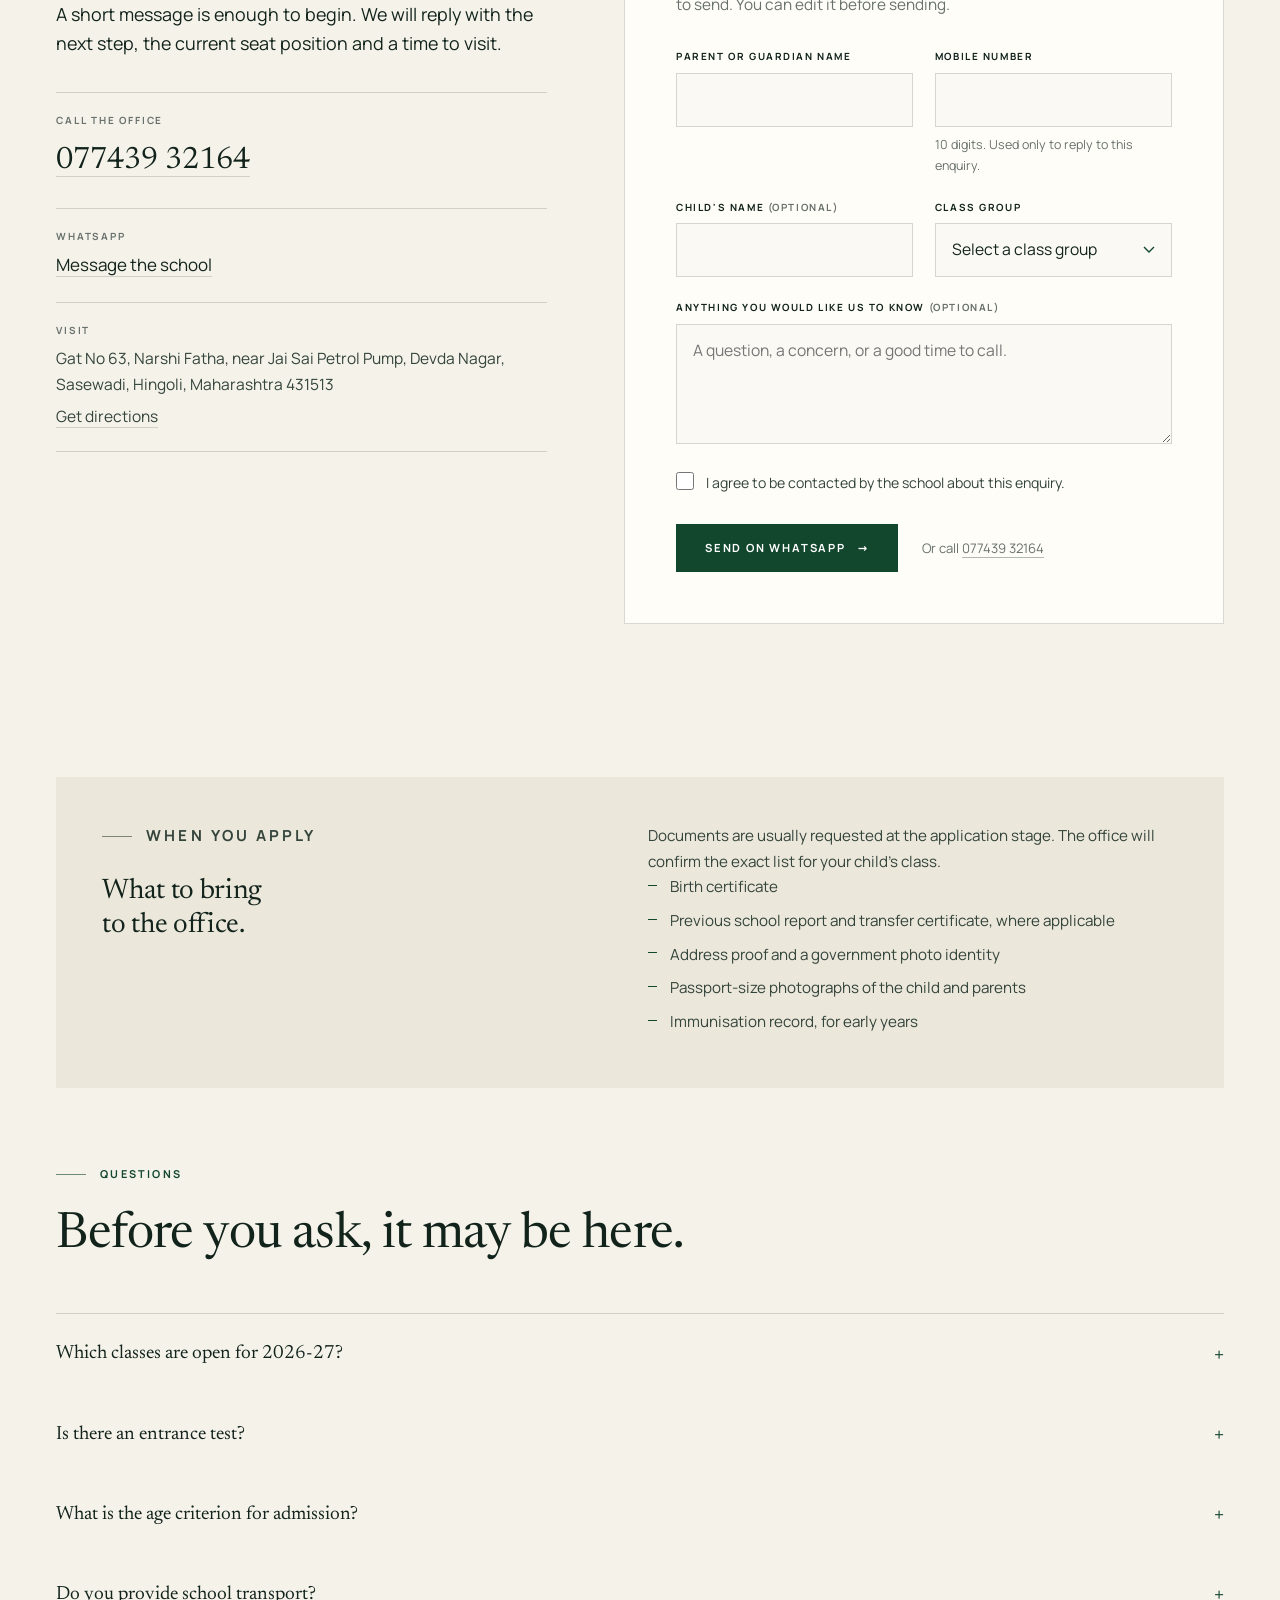
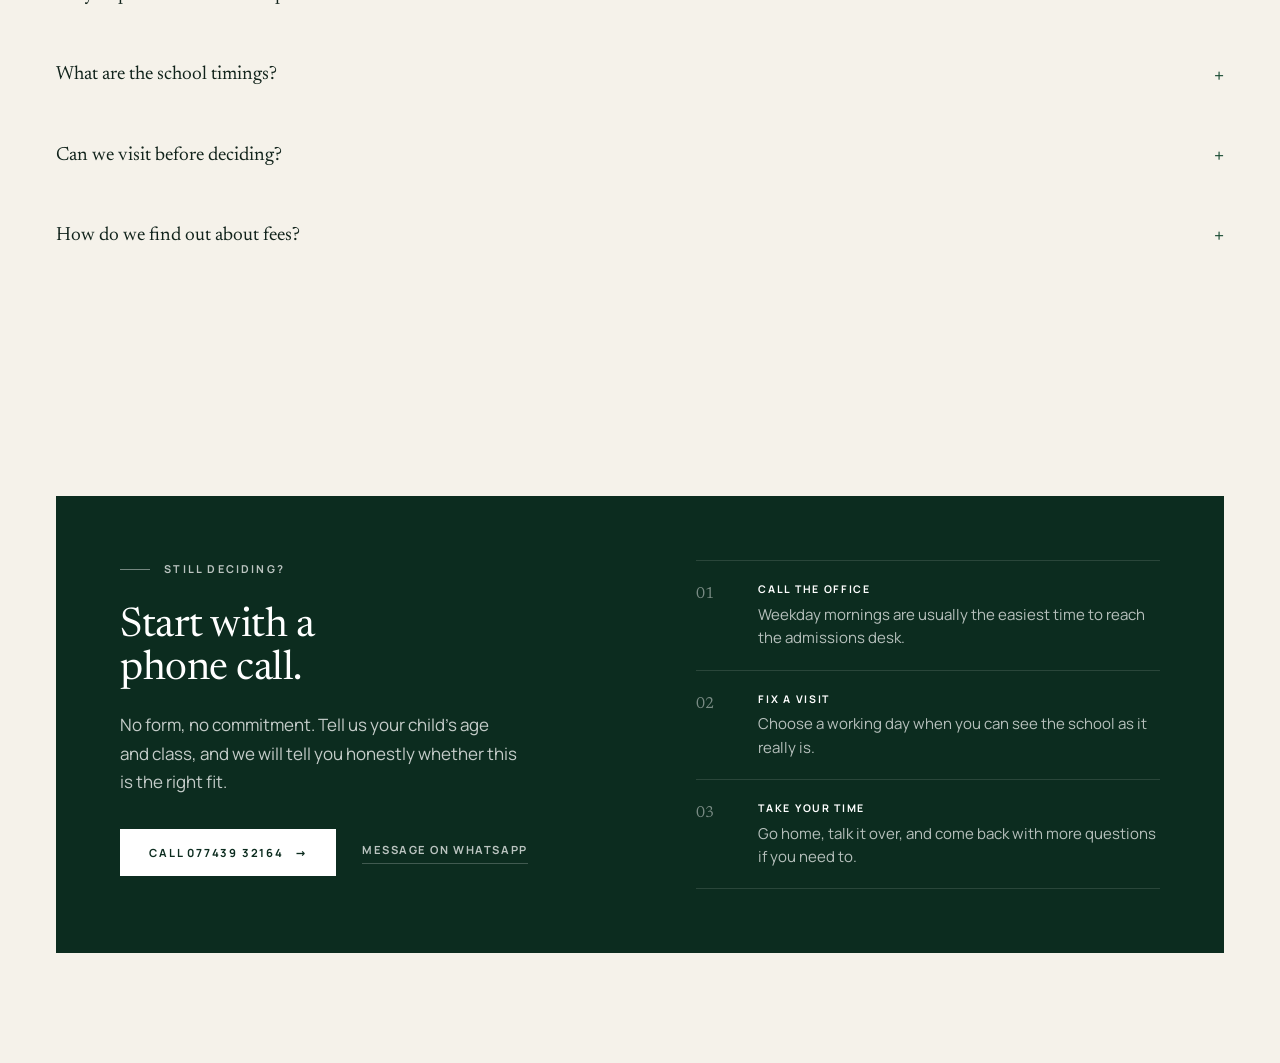
<file: admissions.html>
<!DOCTYPE html>
<html lang="en">
<head>
  <meta charset="utf-8">
  <meta name="viewport" content="width=device-width, initial-scale=1">
  <title>Admissions | Mount Litera Zee School, Sasewadi</title>
  <meta name="description" content="Admissions at Mount Litera Zee School, Sasewadi, Hingoli. Enquire for Nursery to Grade 10, book a campus visit and understand the admission process.">
  <meta name="theme-color" content="#12472e">
  <meta name="color-scheme" content="light">
  <meta property="og:type" content="website">
  <meta property="og:locale" content="en_IN">
  <meta property="og:title" content="Admissions | Mount Litera Zee School, Sasewadi">
  <meta property="og:description" content="Admissions open for 2026-27. Enquire, visit the campus and apply.">
  <meta property="og:image" content="assets/img/about-teacher.jpg">
  <link rel="icon" href="favicon.svg" type="image/svg+xml">
  <link rel="preload" href="assets/fonts/newsreader-roman.woff2" as="font" type="font/woff2" crossorigin>
  <link rel="preload" href="assets/fonts/manrope.woff2" as="font" type="font/woff2" crossorigin>
  <link rel="stylesheet" href="assets/css/styles.css">
  <script>document.documentElement.classList.add("js");</script>
</head>
<body>
  <a class="skip-link" href="#main">Skip to content</a>

    <div class="topbar">
    <div class="container topbar__inner">
      <p class="topbar__note">Admissions open for 2026-27</p>
      <div class="topbar__links">
        <span>Sasewadi, Hingoli</span>
        <span class="topbar__sep" aria-hidden="true"></span>
        <a href="tel:+917743932164">077439 32164</a>
      </div>
    </div>
  </div>

  <div class="header-sentinel" aria-hidden="true"></div>

  <header class="site-header">
    <div class="container header__inner">
      <nav class="site-nav" id="site-nav" aria-label="Primary">
        <ul class="nav-list">
          <li><a class="nav-link" href="about.html">About</a></li>
          <li><a class="nav-link" href="academics.html">Academics</a></li>
          <li><a class="nav-link" href="campus.html">Campus</a></li>
          <li><a class="nav-link" href="admissions.html" aria-current="page">Admissions</a></li>
          <li><a class="nav-link" href="contact.html">Contact</a></li>
        </ul>
        <div class="nav-extra">
          <p class="nav-extra__label">Admissions open for 2026-27</p>
          <a class="nav-extra__phone" href="tel:+917743932164">077439 32164</a>
          <a class="btn nav-extra__cta" href="admissions.html">Book a campus visit</a>
        </div>
      </nav>

      <a class="brand" href="index.html" aria-label="Mount Litera Zee School, Sasewadi, home">
        <span class="brand__mark" aria-hidden="true">M</span>
        <span class="brand__text">
          <span class="brand__name">Mount Litera</span>
          <span class="brand__sub">Zee School · Sasewadi</span>
        </span>
      </a>

      <div class="header__actions">
        <a class="header__phone" href="tel:+917743932164">077439 32164</a>
        <a class="btn header__cta" href="admissions.html">Book a campus visit</a>
        <button class="nav-toggle" type="button" aria-expanded="false" aria-controls="site-nav" aria-label="Open menu">
          <span></span>
          <span></span>
        </button>
      </div>
    </div>
  </header>

  <main id="main">
    <section class="page-hero">
      <div class="container page-hero__grid">
        <div class="page-hero__copy">
          <nav class="breadcrumb" aria-label="Breadcrumb">
            <a href="index.html">Home</a>
            <span aria-hidden="true">/</span>
            <span aria-current="page">Admissions</span>
          </nav>
          <h1>Admissions, explained plainly.</h1>
          <p class="page-hero__lede">Enquiries are open for 2026-27. There is no maze to navigate and no pressure to decide before you have seen the school. Start with a conversation, then come and visit.</p>
        </div>
        <figure class="page-hero__media">
          <img src="assets/img/about-teacher.jpg" width="1400" height="933" alt="A teacher working with a small group of children" fetchpriority="high">
        </figure>
      </div>
    </section>

    <section class="section">
      <div class="container">
        <div class="section-head section-head--row reveal">
          <div>
            <p class="eyebrow">The process</p>
            <h2 class="h2">Three steps, taken at your pace.</h2>
          </div>
          <p class="muted">Seats are limited by class. Please confirm availability before applying.</p>
        </div>

        <ol class="process">
          <li class="step reveal">
            <p class="step__num" aria-hidden="true">01</p>
            <h3>Enquire</h3>
            <p>Send the form below, call or message. Tell us your child's class group and what you would like to know.</p>
          </li>
          <li class="step reveal" style="--reveal-delay:80ms">
            <p class="step__num" aria-hidden="true">02</p>
            <h3>Visit</h3>
            <p>Come on a working day. Meet the coordinator, see a classroom and ask the questions that matter to your family.</p>
          </li>
          <li class="step reveal" style="--reveal-delay:160ms">
            <p class="step__num" aria-hidden="true">03</p>
            <h3>Apply</h3>
            <p>Collect the admission form from the office, submit the documents and complete the school's interaction process.</p>
          </li>
        </ol>
      </div>
    </section>

    <section class="section section--tight">
      <div class="container contact-grid">
        <div class="reveal">
          <p class="eyebrow">Enquiries</p>
          <h2 class="h2">Tell us about your child.</h2>
          <p class="lead">A short message is enough to begin. We will reply with the next step, the current seat position and a time to visit.</p>

          <div class="contact-list" style="margin-top: 34px">
            <div class="contact-item">
              <h3>Call the office</h3>
              <a class="contact-item__big" href="tel:+917743932164">077439 32164</a>
            </div>
            <div class="contact-item">
              <h3>WhatsApp</h3>
              <a href="https://wa.me/917743932164" target="_blank" rel="noopener">Message the school</a>
            </div>
            <div class="contact-item">
              <h3>Visit</h3>
              <p>Gat No 63, Narshi Fatha, near Jai Sai Petrol Pump, Devda Nagar, Sasewadi, Hingoli, Maharashtra 431513</p>
              <p><a href="https://www.google.com/maps/dir/?api=1&amp;destination=Mount+Litera+Zee+School+Sasewadi+Hingoli" target="_blank" rel="noopener">Get directions</a></p>
            </div>
          </div>
        </div>

        <form class="form-panel reveal" data-enquiry-form data-subject="Admission enquiry" style="--reveal-delay:100ms">
          <h2 class="form-panel__title">Admission enquiry</h2>
          <p class="form-panel__intro">Fill this in and we will open WhatsApp with your message ready to send. You can edit it before sending.</p>

          <div class="form-grid">
            <div class="field">
              <label for="ad-name">Parent or guardian name</label>
              <input id="ad-name" name="name" type="text" autocomplete="name" required aria-describedby="ad-name-error">
              <p class="field__error" id="ad-name-error">Please enter the parent or guardian name.</p>
            </div>

            <div class="field">
              <label for="ad-phone">Mobile number</label>
              <input id="ad-phone" name="phone" type="tel" inputmode="tel" autocomplete="tel" required aria-describedby="ad-phone-error ad-phone-hint">
              <p class="field__hint" id="ad-phone-hint">10 digits. Used only to reply to this enquiry.</p>
              <p class="field__error" id="ad-phone-error">Please enter a 10 digit mobile number.</p>
            </div>

            <div class="field">
              <label for="ad-child">Child's name <span class="muted">(optional)</span></label>
              <input id="ad-child" name="child" type="text" autocomplete="off">
            </div>

            <div class="field">
              <label for="ad-grade">Class group</label>
              <select id="ad-grade" name="grade" required aria-describedby="ad-grade-error">
                <option value="" selected disabled>Select a class group</option>
                <option>Nursery to UKG</option>
                <option>Grades 1 to 5</option>
                <option>Grades 6 to 8</option>
                <option>Grades 9 and 10</option>
                <option>Not sure yet</option>
              </select>
              <p class="field__error" id="ad-grade-error">Please choose a class group.</p>
            </div>

            <div class="field field--full">
              <label for="ad-message">Anything you would like us to know <span class="muted">(optional)</span></label>
              <textarea id="ad-message" name="message" rows="4" placeholder="A question, a concern, or a good time to call."></textarea>
            </div>
          </div>

          <div class="check">
            <input id="ad-consent" name="consent" type="checkbox" required aria-describedby="ad-consent-error">
            <div>
              <label for="ad-consent">I agree to be contacted by the school about this enquiry.</label>
              <p class="field__error" id="ad-consent-error">Please confirm that we may contact you.</p>
            </div>
          </div>

          <div class="form-actions">
            <button class="btn btn--primary" type="submit">Send on WhatsApp <span class="arrow" aria-hidden="true">&#8594;</span></button>
            <p class="form-note">Or call <a href="tel:+917743932164" style="border-bottom: 1px solid var(--line-strong)">077439 32164</a></p>
          </div>

          <p class="form-status" role="status" aria-live="polite" tabindex="-1"></p>
        </form>
      </div>
    </section>

    <section class="section section--tight">
      <div class="container">
        <div class="note reveal">
          <div>
            <p class="eyebrow">When you apply</p>
            <h3>What to bring to the office.</h3>
          </div>
          <div>
            <p>Documents are usually requested at the application stage. The office will confirm the exact list for your child's class.</p>
            <ul>
              <li>Birth certificate</li>
              <li>Previous school report and transfer certificate, where applicable</li>
              <li>Address proof and a government photo identity</li>
              <li>Passport-size photographs of the child and parents</li>
              <li>Immunisation record, for early years</li>
            </ul>
          </div>
        </div>
      </div>
    </section>

    <section class="section section--topless">
      <div class="container">
        <div class="section-head reveal">
          <p class="eyebrow">Questions</p>
          <h2 class="h2">Before you ask, it may be here.</h2>
        </div>

        <div class="faq reveal">
          <details>
            <summary>Which classes are open for 2026-27?</summary>
            <div class="faq__body">
              <p>Enquiries are open from Nursery to Grade 10. Seat availability changes through the year, so please confirm the position for your child's class with the office before you apply.</p>
            </div>
          </details>
          <details>
            <summary>Is there an entrance test?</summary>
            <div class="faq__body">
              <p>The process includes an interaction with the child and family. Ask the office what it involves for your child's class. It is a conversation about readiness, not a competition.</p>
            </div>
          </details>
          <details>
            <summary>What is the age criterion for admission?</summary>
            <div class="faq__body">
              <p>Age criteria follow the applicable state and CBSE norms for each class. The office will confirm the cut-off date for the year you are applying in.</p>
            </div>
          </details>
          <details>
            <summary>Do you provide school transport?</summary>
            <div class="faq__body">
              <p>Please ask the office. Routes and availability change by year and by area, and we would rather confirm your address than make a promise the bus cannot keep.</p>
            </div>
          </details>
          <details>
            <summary>What are the school timings?</summary>
            <div class="faq__body">
              <p>The office opens at 7:00 am. Class timings are confirmed at the time of admission and can differ slightly by stage.</p>
            </div>
          </details>
          <details>
            <summary>Can we visit before deciding?</summary>
            <div class="faq__body">
              <p>Yes, and we would prefer it. A campus visit on a working day tells you more than any conversation on the phone. Call or send an enquiry and we will arrange a time.</p>
            </div>
          </details>
          <details>
            <summary>How do we find out about fees?</summary>
            <div class="faq__body">
              <p>Ask the school office for the current fee schedule in writing, including any one-time charges. Fees are not published on this website because they change by class and year.</p>
            </div>
          </details>
        </div>
      </div>
    </section>

    <section class="section">
      <div class="container">
        <div class="cta-panel reveal">
          <div class="cta-panel__copy">
            <p class="eyebrow eyebrow--light">Still deciding?</p>
            <h2>Start with a phone call.</h2>
            <p>No form, no commitment. Tell us your child's age and class, and we will tell you honestly whether this is the right fit.</p>
            <div class="cta-panel__actions">
              <a class="btn btn--light" href="tel:+917743932164">Call 077439 32164 <span class="arrow" aria-hidden="true">&#8594;</span></a>
              <a class="cta-phone" href="https://wa.me/917743932164" target="_blank" rel="noopener">Message on WhatsApp</a>
            </div>
          </div>

          <ol class="cta-steps">
            <li>
              <span class="cta-steps__num" aria-hidden="true">01</span>
              <div>
                <span class="cta-steps__title">Call the office</span>
                <p>Weekday mornings are usually the easiest time to reach the admissions desk.</p>
              </div>
            </li>
            <li>
              <span class="cta-steps__num" aria-hidden="true">02</span>
              <div>
                <span class="cta-steps__title">Fix a visit</span>
                <p>Choose a working day when you can see the school as it really is.</p>
              </div>
            </li>
            <li>
              <span class="cta-steps__num" aria-hidden="true">03</span>
              <div>
                <span class="cta-steps__title">Take your time</span>
                <p>Go home, talk it over, and come back with more questions if you need to.</p>
              </div>
            </li>
          </ol>
        </div>
      </div>
    </section>
  </main>

  

  <script src="assets/js/main.js" defer></script>
</body>
</html>
</file>
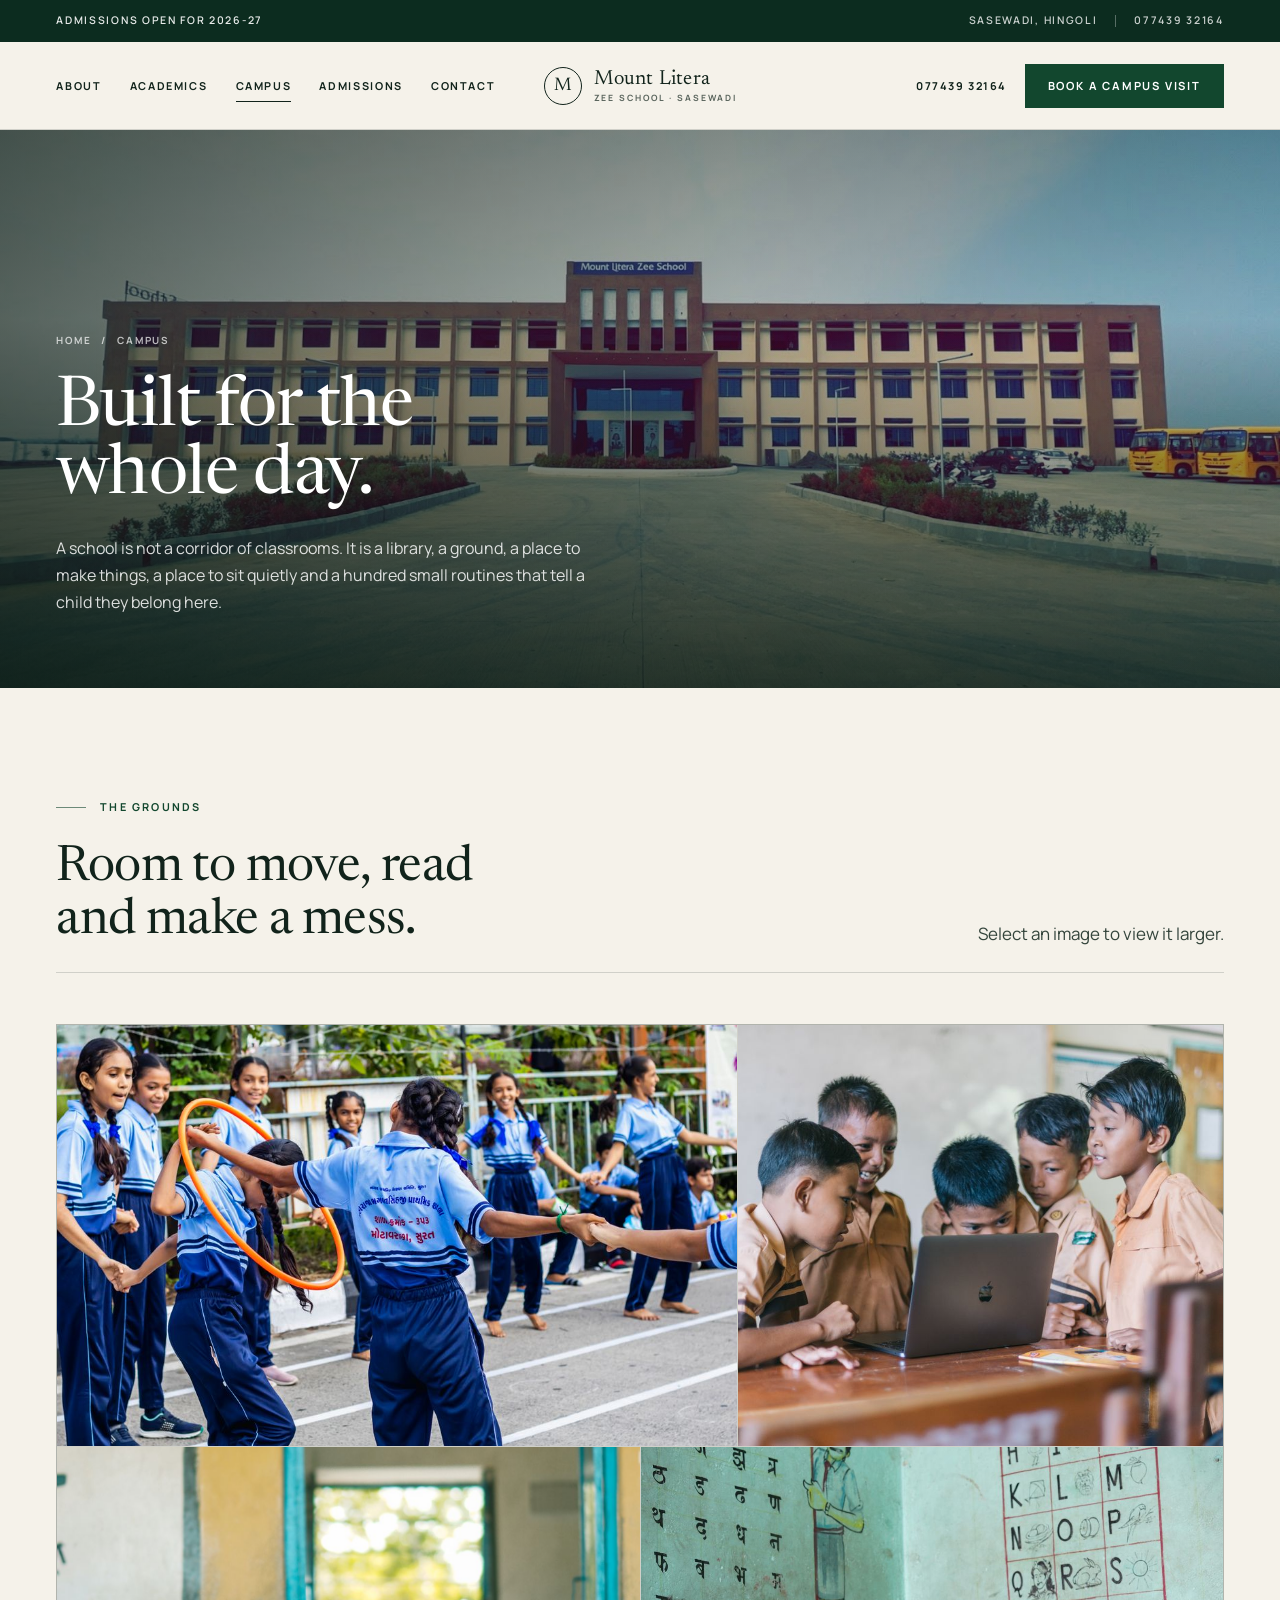
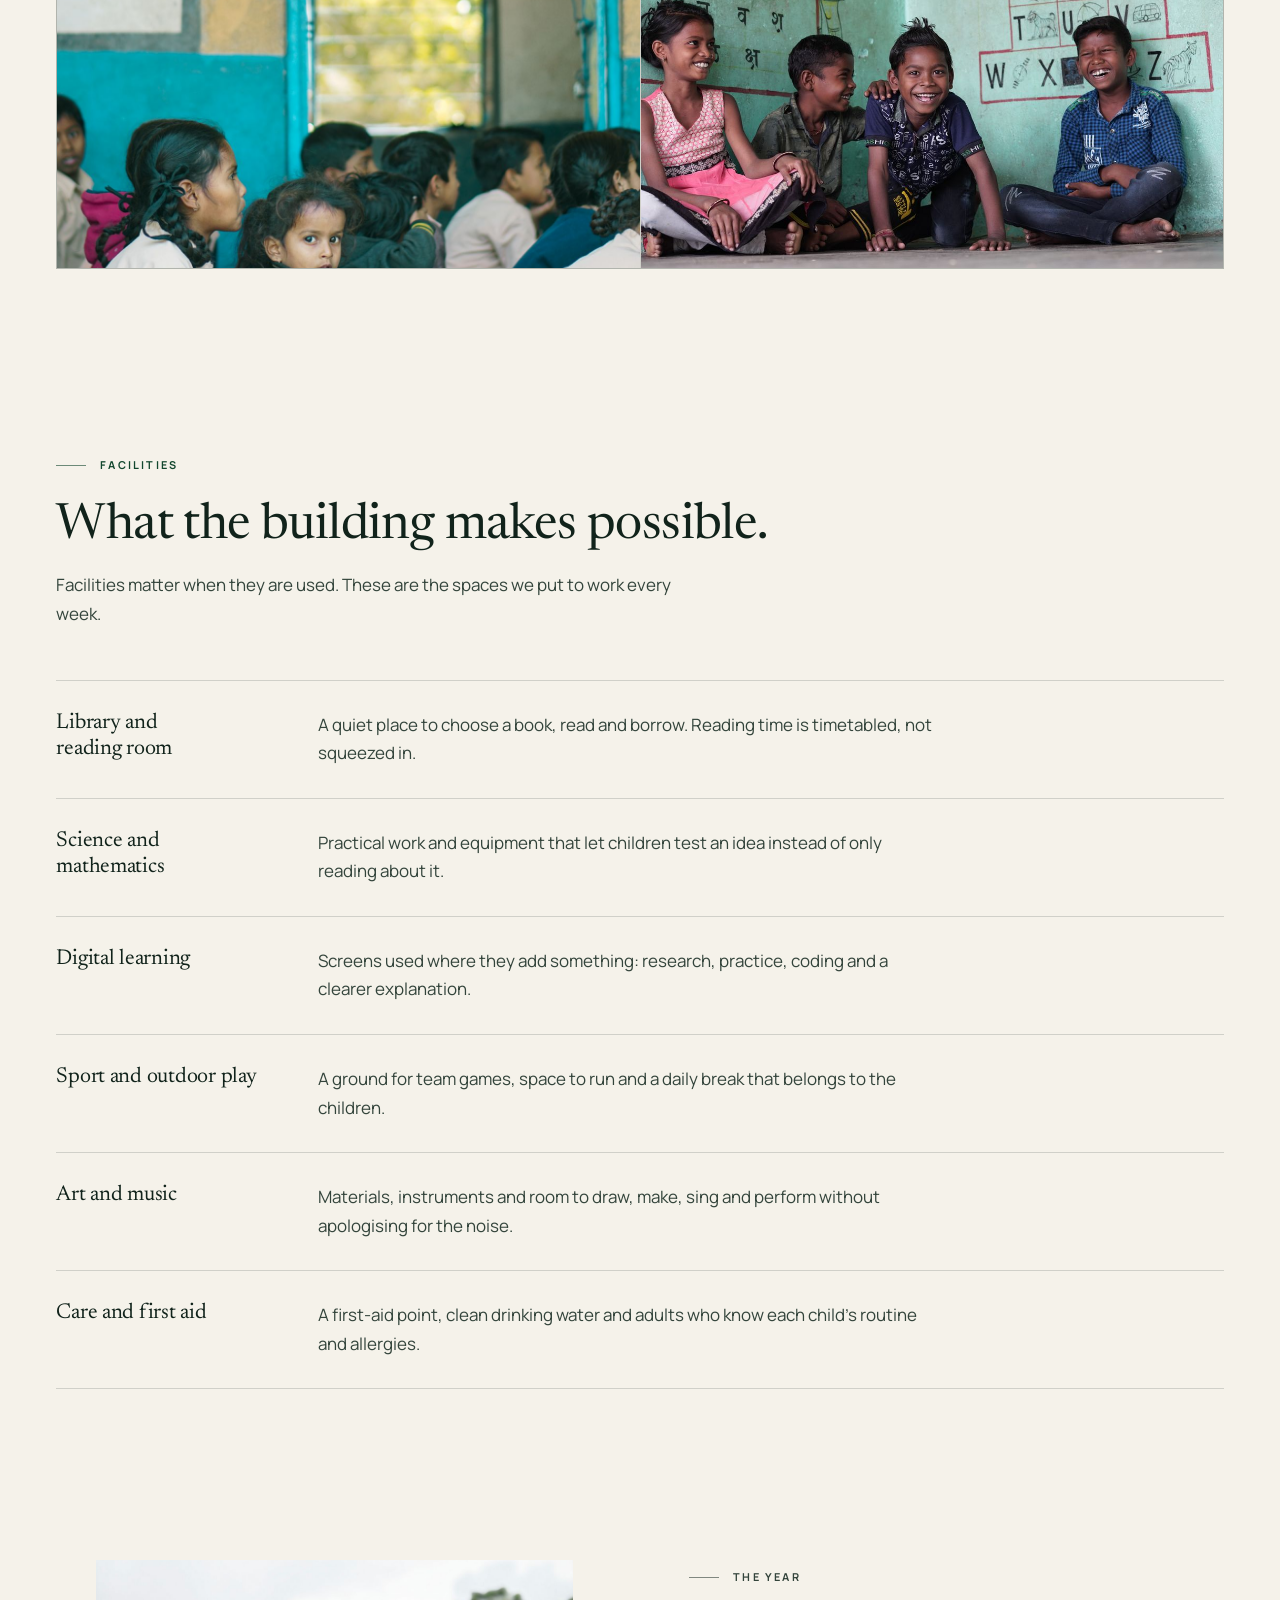
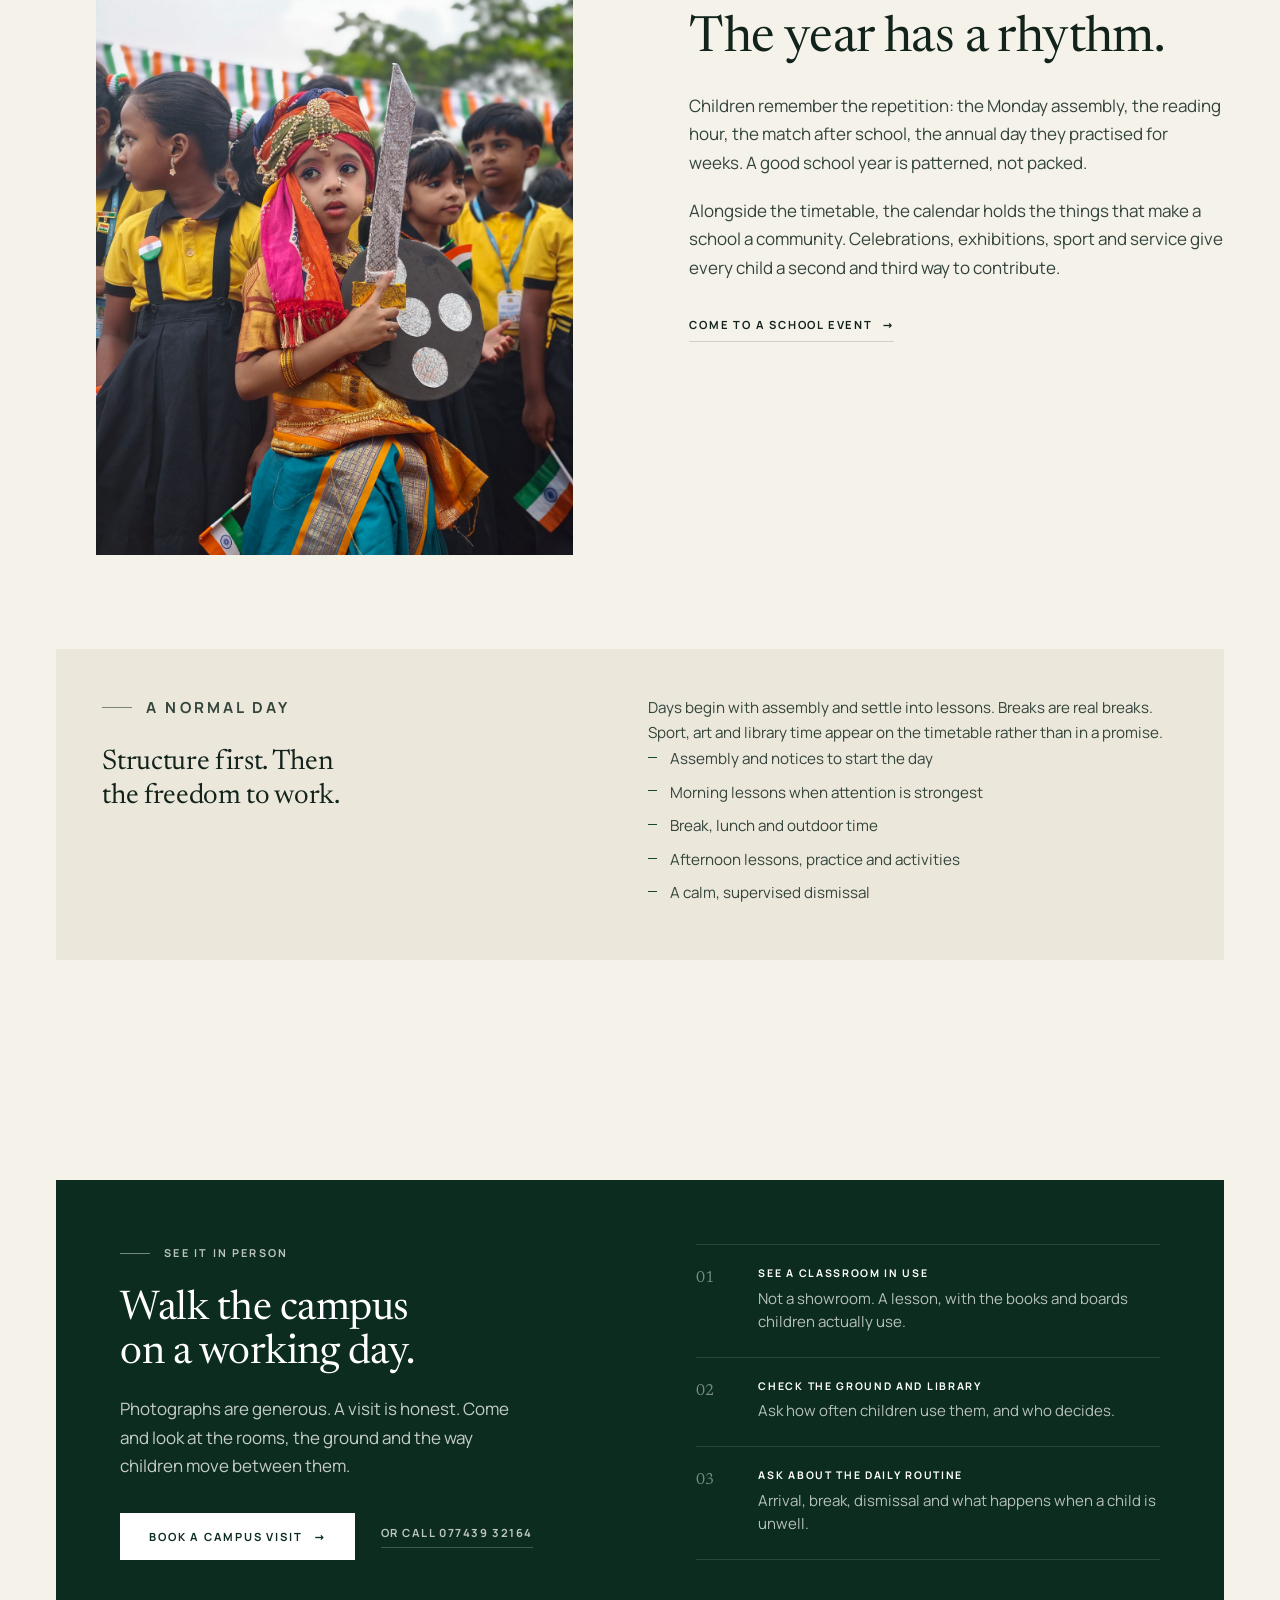
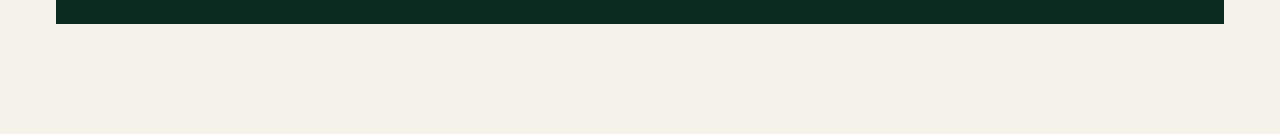
<file: campus.html>
<!DOCTYPE html>
<html lang="en">
<head>
  <meta charset="utf-8">
  <meta name="viewport" content="width=device-width, initial-scale=1">
  <title>Campus | Mount Litera Zee School, Sasewadi</title>
  <meta name="description" content="The campus at Mount Litera Zee School, Sasewadi: classrooms, library, labs, sport, arts and the daily rhythm of a school day in Hingoli.">
  <meta name="theme-color" content="#12472e">
  <meta name="color-scheme" content="light">
  <meta property="og:type" content="website">
  <meta property="og:locale" content="en_IN">
  <meta property="og:title" content="Campus | Mount Litera Zee School, Sasewadi">
  <meta property="og:description" content="Rooms for reading, science, sport and art, and a day organised around children.">
  <meta property="og:image" content="assets/img/school-building.jpg">
  <link rel="icon" href="favicon.svg" type="image/svg+xml">
  <link rel="preload" href="assets/fonts/newsreader-roman.woff2" as="font" type="font/woff2" crossorigin>
  <link rel="preload" href="assets/fonts/manrope.woff2" as="font" type="font/woff2" crossorigin>
  <link rel="stylesheet" href="assets/css/styles.css">
  <script>document.documentElement.classList.add("js");</script>
</head>
<body>
  <a class="skip-link" href="#main">Skip to content</a>

    <div class="topbar">
    <div class="container topbar__inner">
      <p class="topbar__note">Admissions open for 2026-27</p>
      <div class="topbar__links">
        <span>Sasewadi, Hingoli</span>
        <span class="topbar__sep" aria-hidden="true"></span>
        <a href="tel:+917743932164">077439 32164</a>
      </div>
    </div>
  </div>

  <div class="header-sentinel" aria-hidden="true"></div>

  <header class="site-header">
    <div class="container header__inner">
      <nav class="site-nav" id="site-nav" aria-label="Primary">
        <ul class="nav-list">
          <li><a class="nav-link" href="about.html">About</a></li>
          <li><a class="nav-link" href="academics.html">Academics</a></li>
          <li><a class="nav-link" href="campus.html" aria-current="page">Campus</a></li>
          <li><a class="nav-link" href="admissions.html">Admissions</a></li>
          <li><a class="nav-link" href="contact.html">Contact</a></li>
        </ul>
        <div class="nav-extra">
          <p class="nav-extra__label">Admissions open for 2026-27</p>
          <a class="nav-extra__phone" href="tel:+917743932164">077439 32164</a>
          <a class="btn nav-extra__cta" href="admissions.html">Book a campus visit</a>
        </div>
      </nav>

      <a class="brand" href="index.html" aria-label="Mount Litera Zee School, Sasewadi, home">
        <span class="brand__mark" aria-hidden="true">M</span>
        <span class="brand__text">
          <span class="brand__name">Mount Litera</span>
          <span class="brand__sub">Zee School · Sasewadi</span>
        </span>
      </a>

      <div class="header__actions">
        <a class="header__phone" href="tel:+917743932164">077439 32164</a>
        <a class="btn header__cta" href="admissions.html">Book a campus visit</a>
        <button class="nav-toggle" type="button" aria-expanded="false" aria-controls="site-nav" aria-label="Open menu">
          <span></span>
          <span></span>
        </button>
      </div>
    </div>
  </header>

  <main id="main">
    <section class="page-hero">
      <div class="container page-hero__grid">
        <div class="page-hero__copy">
          <nav class="breadcrumb" aria-label="Breadcrumb">
            <a href="index.html">Home</a>
            <span aria-hidden="true">/</span>
            <span aria-current="page">Campus</span>
          </nav>
          <h1>Built for the whole day.</h1>
          <p class="page-hero__lede">A school is not a corridor of classrooms. It is a library, a ground, a place to make things, a place to sit quietly and a hundred small routines that tell a child they belong here.</p>
        </div>
        <figure class="page-hero__media">
          <img src="assets/img/school-building.jpg" width="1600" height="780" alt="The Mount Litera Zee School building and school buses at the Sasewadi campus" fetchpriority="high" style="object-position: 50% 44%">
        </figure>
      </div>
    </section>

    <section class="section">
      <div class="container">
        <div class="section-head section-head--row reveal">
          <div>
            <p class="eyebrow">The grounds</p>
            <h2 class="h2">Room to move, read and make a mess.</h2>
          </div>
          <p class="muted">Select an image to view it larger.</p>
        </div>

        <div class="gallery">
          <button class="gallery__item gallery__item--7 reveal" type="button" data-lightbox="assets/img/campus-sports.jpg" aria-label="View larger: children playing a team game on the school ground">
            <img src="assets/img/campus-sports.jpg" width="1000" height="667" alt="Children playing a team game on the school ground" loading="lazy">
          </button>
          <button class="gallery__item gallery__item--5 reveal" type="button" data-lightbox="assets/img/campus-digital.jpg" aria-label="View larger: a student working at a computer">
            <img src="assets/img/campus-digital.jpg" width="1000" height="698" alt="A student working at a computer in a classroom" loading="lazy">
          </button>
          <button class="gallery__item gallery__item--6 reveal" type="button" data-lightbox="assets/img/early-years.jpg" aria-label="View larger: young children building with blocks">
            <img src="assets/img/early-years.jpg" width="1200" height="1800" alt="Young children building with blocks" loading="lazy">
          </button>
          <button class="gallery__item gallery__item--6 reveal" type="button" data-lightbox="assets/img/community.jpg" aria-label="View larger: children at a school gathering">
            <img src="assets/img/community.jpg" width="1200" height="800" alt="Children at a school gathering" loading="lazy">
          </button>
        </div>
      </div>
    </section>

    <section class="section section--tight">
      <div class="container">
        <div class="section-head reveal">
          <p class="eyebrow">Facilities</p>
          <h2 class="h2">What the building makes possible.</h2>
          <p>Facilities matter when they are used. These are the spaces we put to work every week.</p>
        </div>

        <div class="pillars">
          <article class="pillar reveal">
            <h3>Library and reading room</h3>
            <p>A quiet place to choose a book, read and borrow. Reading time is timetabled, not squeezed in.</p>
          </article>
          <article class="pillar reveal">
            <h3>Science and mathematics</h3>
            <p>Practical work and equipment that let children test an idea instead of only reading about it.</p>
          </article>
          <article class="pillar reveal">
            <h3>Digital learning</h3>
            <p>Screens used where they add something: research, practice, coding and a clearer explanation.</p>
          </article>
          <article class="pillar reveal">
            <h3>Sport and outdoor play</h3>
            <p>A ground for team games, space to run and a daily break that belongs to the children.</p>
          </article>
          <article class="pillar reveal">
            <h3>Art and music</h3>
            <p>Materials, instruments and room to draw, make, sing and perform without apologising for the noise.</p>
          </article>
          <article class="pillar reveal">
            <h3>Care and first aid</h3>
            <p>A first-aid point, clean drinking water and adults who know each child's routine and allergies.</p>
          </article>
        </div>
      </div>
    </section>

    <section class="section section--tight">
      <div class="container split">
        <figure class="media media--portrait reveal">
          <img src="assets/img/culture.jpg" width="1200" height="1594" alt="Students dressed for a school celebration" loading="lazy">
        </figure>
        <div class="split__body reveal" style="--reveal-delay:100ms">
          <p class="eyebrow">The year</p>
          <h2 class="h2">The year has a rhythm.</h2>
          <p>Children remember the repetition: the Monday assembly, the reading hour, the match after school, the annual day they practised for weeks. A good school year is patterned, not packed.</p>
          <p>Alongside the timetable, the calendar holds the things that make a school a community. Celebrations, exhibitions, sport and service give every child a second and third way to contribute.</p>
          <a class="link-arrow" href="admissions.html">Come to a school event <span aria-hidden="true">&#8594;</span></a>
        </div>
      </div>
    </section>

    <section class="section section--topless">
      <div class="container">
        <div class="note reveal">
          <div>
            <p class="eyebrow">A normal day</p>
            <h3>Structure first. Then the freedom to work.</h3>
          </div>
          <div>
            <p>Days begin with assembly and settle into lessons. Breaks are real breaks. Sport, art and library time appear on the timetable rather than in a promise.</p>
            <ul>
              <li>Assembly and notices to start the day</li>
              <li>Morning lessons when attention is strongest</li>
              <li>Break, lunch and outdoor time</li>
              <li>Afternoon lessons, practice and activities</li>
              <li>A calm, supervised dismissal</li>
            </ul>
          </div>
        </div>
      </div>
    </section>

    <section class="section">
      <div class="container">
        <div class="cta-panel reveal">
          <div class="cta-panel__copy">
            <p class="eyebrow eyebrow--light">See it in person</p>
            <h2>Walk the campus on a working day.</h2>
            <p>Photographs are generous. A visit is honest. Come and look at the rooms, the ground and the way children move between them.</p>
            <div class="cta-panel__actions">
              <a class="btn btn--light" href="admissions.html">Book a campus visit <span class="arrow" aria-hidden="true">&#8594;</span></a>
              <a class="cta-phone" href="tel:+917743932164">Or call 077439 32164</a>
            </div>
          </div>

          <ol class="cta-steps">
            <li>
              <span class="cta-steps__num" aria-hidden="true">01</span>
              <div>
                <span class="cta-steps__title">See a classroom in use</span>
                <p>Not a showroom. A lesson, with the books and boards children actually use.</p>
              </div>
            </li>
            <li>
              <span class="cta-steps__num" aria-hidden="true">02</span>
              <div>
                <span class="cta-steps__title">Check the ground and library</span>
                <p>Ask how often children use them, and who decides.</p>
              </div>
            </li>
            <li>
              <span class="cta-steps__num" aria-hidden="true">03</span>
              <div>
                <span class="cta-steps__title">Ask about the daily routine</span>
                <p>Arrival, break, dismissal and what happens when a child is unwell.</p>
              </div>
            </li>
          </ol>
        </div>
      </div>
    </section>
  </main>

  <dialog class="lightbox" id="lightbox" aria-label="Image viewer">
    <button class="lightbox__close" type="button" aria-label="Close image viewer" onclick="this.closest('dialog').close()">&times;</button>
    <img src="assets/img/campus-sports.jpg" alt="">
  </dialog>

  

  <script src="assets/js/main.js" defer></script>
</body>
</html>
</file>
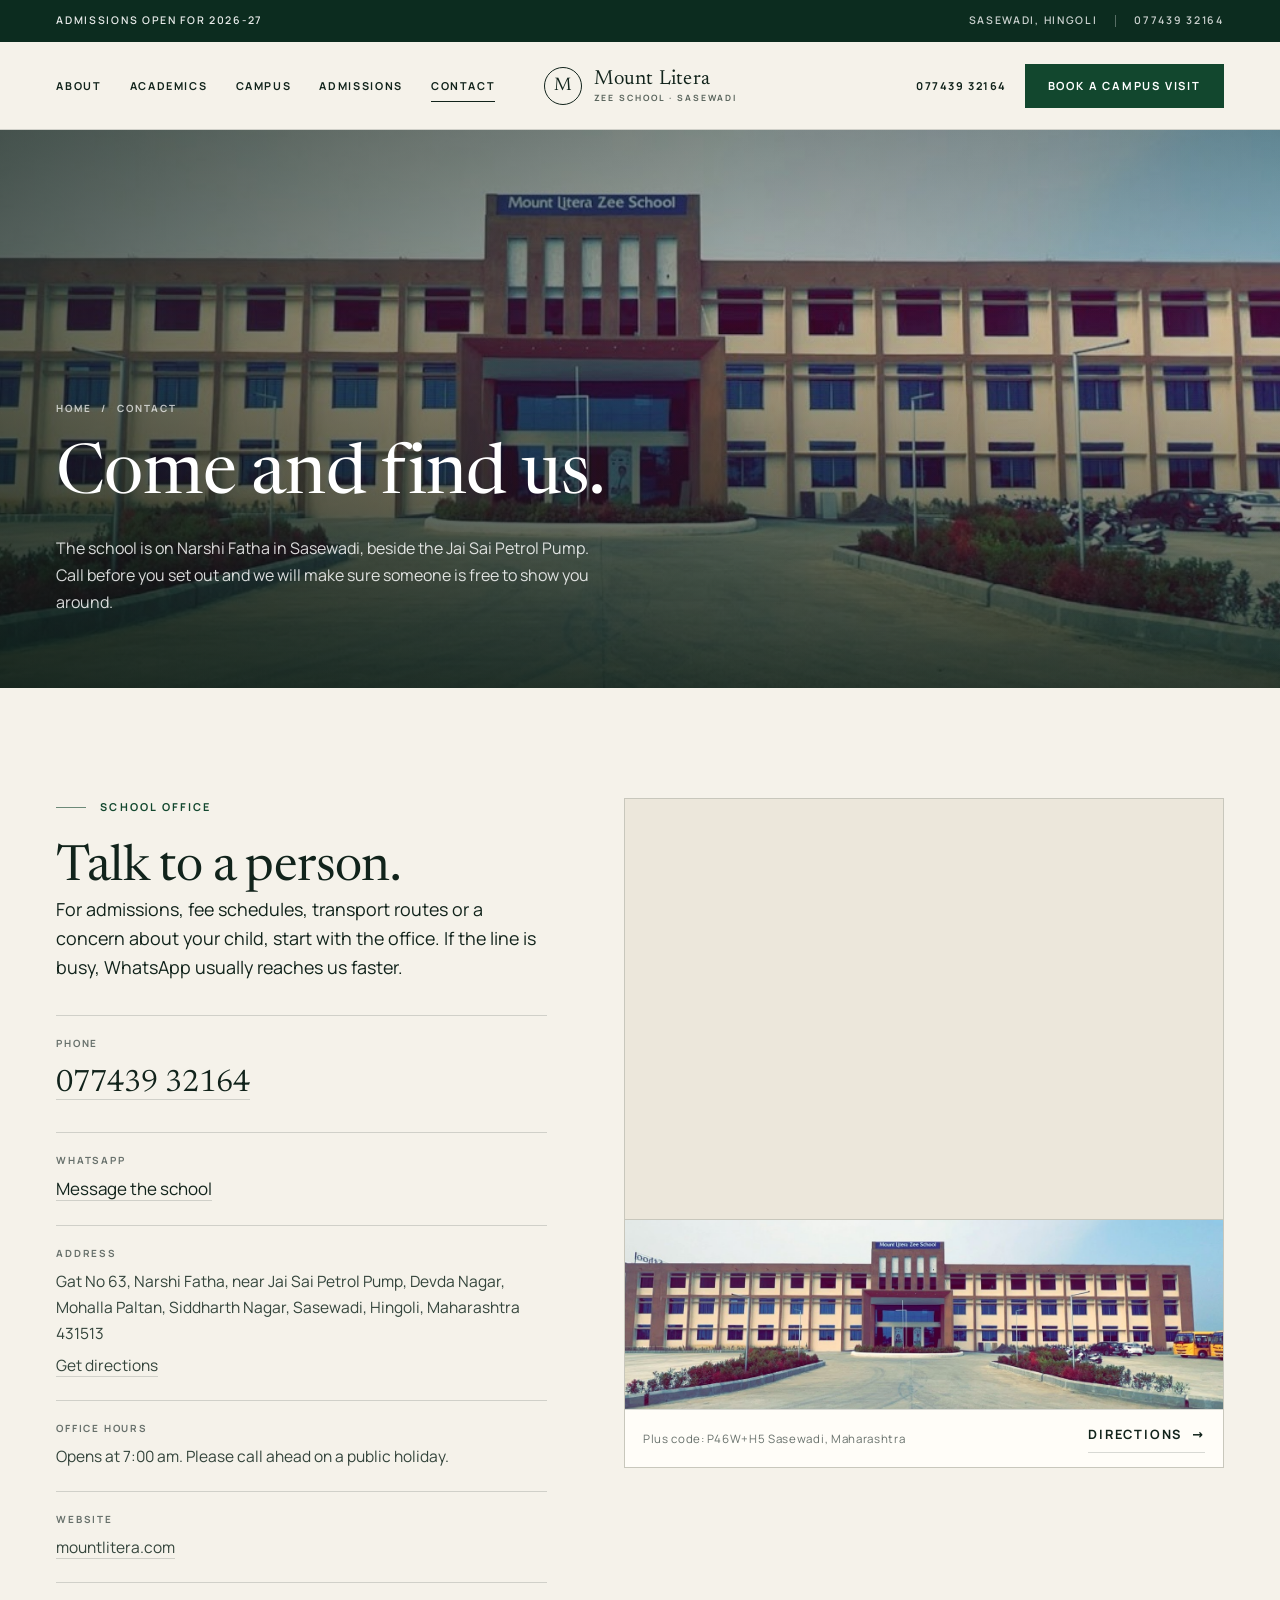
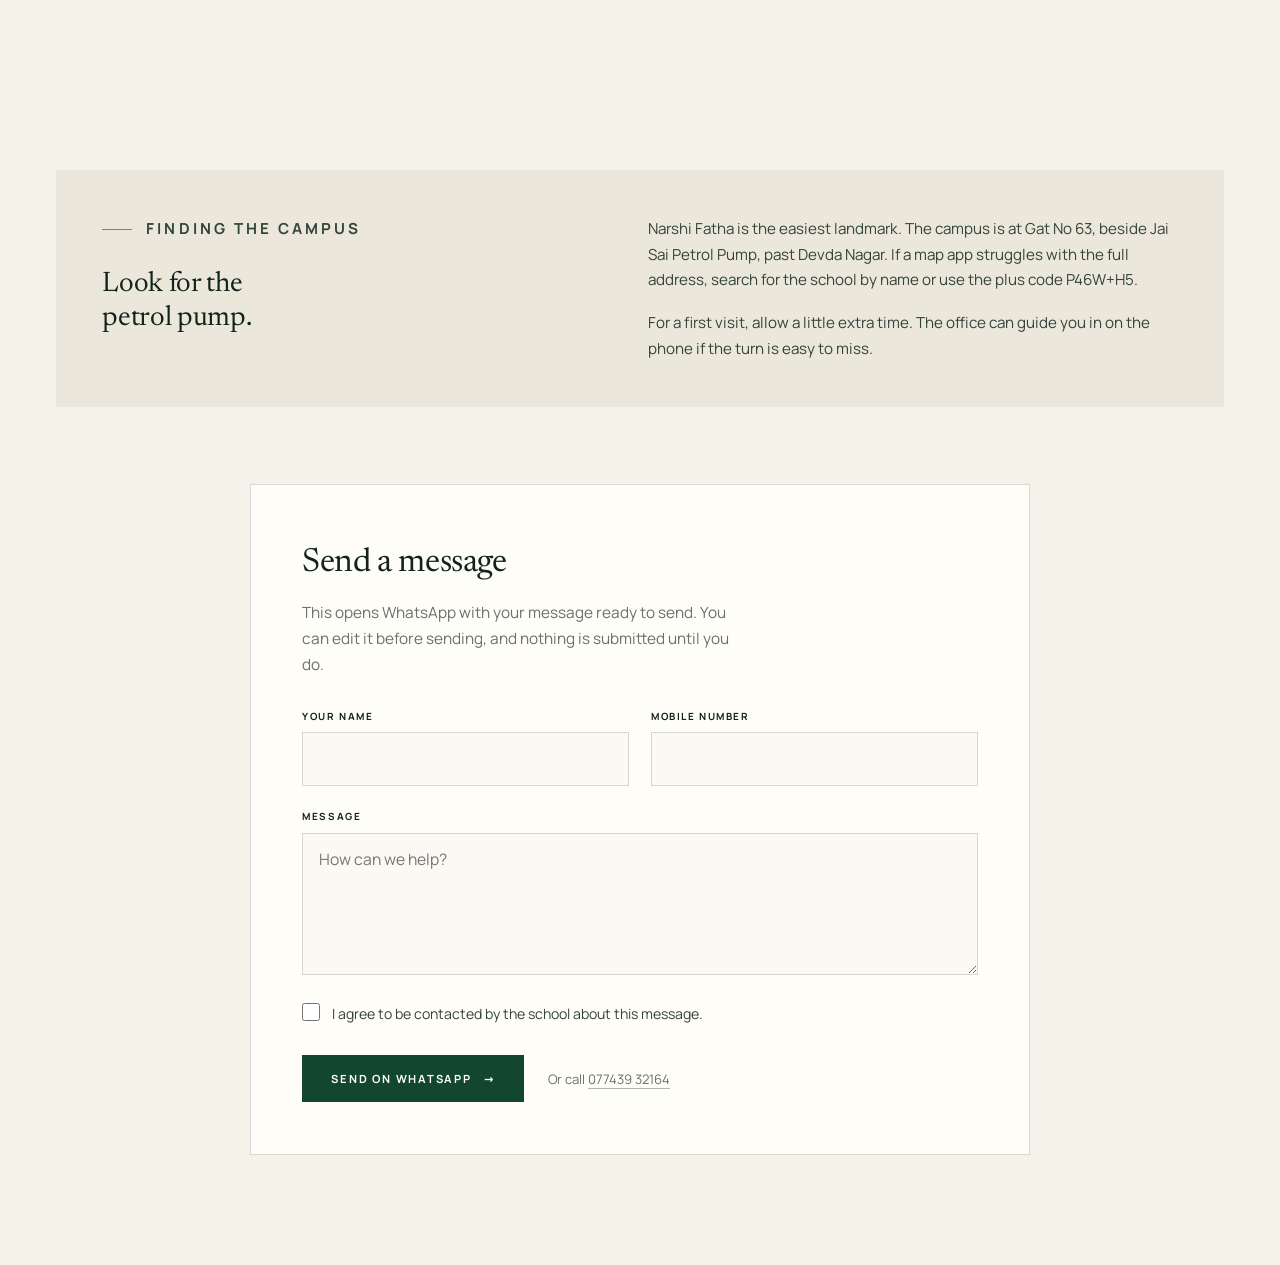
<file: contact.html>
<!DOCTYPE html>
<html lang="en">
<head>
  <meta charset="utf-8">
  <meta name="viewport" content="width=device-width, initial-scale=1">
  <title>Contact and directions | Mount Litera Zee School, Sasewadi</title>
  <meta name="description" content="Contact Mount Litera Zee School, Sasewadi, Hingoli. Phone 077439 32164. Address, directions, office hours and a direct enquiry form.">
  <meta name="theme-color" content="#12472e">
  <meta name="color-scheme" content="light">
  <meta property="og:type" content="website">
  <meta property="og:locale" content="en_IN">
  <meta property="og:title" content="Contact | Mount Litera Zee School, Sasewadi">
  <meta property="og:description" content="Find the school, call the office or send an enquiry. Sasewadi, Hingoli, Maharashtra.">
  <meta property="og:image" content="assets/img/campus-sports.jpg">
  <link rel="icon" href="favicon.svg" type="image/svg+xml">
  <link rel="preload" href="assets/fonts/newsreader-roman.woff2" as="font" type="font/woff2" crossorigin>
  <link rel="preload" href="assets/fonts/manrope.woff2" as="font" type="font/woff2" crossorigin>
  <link rel="stylesheet" href="assets/css/styles.css">
  <script>document.documentElement.classList.add("js");</script>
</head>
<body>
  <a class="skip-link" href="#main">Skip to content</a>

    <div class="topbar">
    <div class="container topbar__inner">
      <p class="topbar__note">Admissions open for 2026-27</p>
      <div class="topbar__links">
        <span>Sasewadi, Hingoli</span>
        <span class="topbar__sep" aria-hidden="true"></span>
        <a href="tel:+917743932164">077439 32164</a>
      </div>
    </div>
  </div>

  <div class="header-sentinel" aria-hidden="true"></div>

  <header class="site-header">
    <div class="container header__inner">
      <nav class="site-nav" id="site-nav" aria-label="Primary">
        <ul class="nav-list">
          <li><a class="nav-link" href="about.html">About</a></li>
          <li><a class="nav-link" href="academics.html">Academics</a></li>
          <li><a class="nav-link" href="campus.html">Campus</a></li>
          <li><a class="nav-link" href="admissions.html">Admissions</a></li>
          <li><a class="nav-link" href="contact.html" aria-current="page">Contact</a></li>
        </ul>
        <div class="nav-extra">
          <p class="nav-extra__label">Admissions open for 2026-27</p>
          <a class="nav-extra__phone" href="tel:+917743932164">077439 32164</a>
          <a class="btn nav-extra__cta" href="admissions.html">Book a campus visit</a>
        </div>
      </nav>

      <a class="brand" href="index.html" aria-label="Mount Litera Zee School, Sasewadi, home">
        <span class="brand__mark" aria-hidden="true">M</span>
        <span class="brand__text">
          <span class="brand__name">Mount Litera</span>
          <span class="brand__sub">Zee School · Sasewadi</span>
        </span>
      </a>

      <div class="header__actions">
        <a class="header__phone" href="tel:+917743932164">077439 32164</a>
        <a class="btn header__cta" href="admissions.html">Book a campus visit</a>
        <button class="nav-toggle" type="button" aria-expanded="false" aria-controls="site-nav" aria-label="Open menu">
          <span></span>
          <span></span>
        </button>
      </div>
    </div>
  </header>

  <main id="main">
    <section class="page-hero">
      <div class="container page-hero__grid">
        <div class="page-hero__copy">
          <nav class="breadcrumb" aria-label="Breadcrumb">
            <a href="index.html">Home</a>
            <span aria-hidden="true">/</span>
            <span aria-current="page">Contact</span>
          </nav>
          <h1>Come and find us.</h1>
          <p class="page-hero__lede">The school is on Narshi Fatha in Sasewadi, beside the Jai Sai Petrol Pump. Call before you set out and we will make sure someone is free to show you around.</p>
        </div>
        <figure class="page-hero__media">
          <img src="assets/img/school-building-wide.jpg" width="1500" height="440" alt="The Mount Litera Zee School building and school buses at the Sasewadi campus" fetchpriority="high" style="object-position: 50% 58%">
        </figure>
      </div>
    </section>

    <section class="section">
      <div class="container contact-grid">
        <div class="reveal">
          <p class="eyebrow">School office</p>
          <h2 class="h2">Talk to a person.</h2>
          <p class="lead">For admissions, fee schedules, transport routes or a concern about your child, start with the office. If the line is busy, WhatsApp usually reaches us faster.</p>

          <div class="contact-list" style="margin-top: 34px">
            <div class="contact-item">
              <h3>Phone</h3>
              <a class="contact-item__big" href="tel:+917743932164">077439 32164</a>
            </div>
            <div class="contact-item">
              <h3>WhatsApp</h3>
              <a href="https://wa.me/917743932164" target="_blank" rel="noopener">Message the school</a>
            </div>
            <div class="contact-item">
              <h3>Address</h3>
              <address>
                <p>Gat No 63, Narshi Fatha, near Jai Sai Petrol Pump, Devda Nagar, Mohalla Paltan, Siddharth Nagar, Sasewadi, Hingoli, Maharashtra 431513</p>
                <p><a href="https://www.google.com/maps/dir/?api=1&amp;destination=Mount+Litera+Zee+School+Sasewadi+Hingoli" target="_blank" rel="noopener">Get directions</a></p>
              </address>
            </div>
            <div class="contact-item">
              <h3>Office hours</h3>
              <p>Opens at 7:00 am. Please call ahead on a public holiday.</p>
            </div>
            <div class="contact-item">
              <h3>Website</h3>
              <p><a href="https://mountlitera.com" target="_blank" rel="noopener">mountlitera.com</a></p>
            </div>
          </div>
        </div>

        <div class="reveal" style="--reveal-delay:100ms">
          <div class="map">
            <iframe
              src="https://www.google.com/maps?q=Mount+Litera+Zee+School+Sasewadi+Hingoli&amp;output=embed"
              title="Map showing Mount Litera Zee School, Sasewadi"
              loading="lazy"
              allowfullscreen
              referrerpolicy="no-referrer-when-downgrade"></iframe>
            <img class="map__photo" src="assets/img/school-building-wide.jpg" width="1500" height="440" alt="The school building and yellow school buses at the Sasewadi campus" loading="lazy">
            <div class="map-note">
              <span>Plus code: P46W+H5 Sasewadi, Maharashtra</span>
              <a class="link-arrow" href="https://www.google.com/maps/dir/?api=1&amp;destination=Mount+Litera+Zee+School+Sasewadi+Hingoli" target="_blank" rel="noopener" style="font-size: 0.8rem">Directions <span aria-hidden="true">&#8594;</span></a>
            </div>
          </div>
        </div>
      </div>
    </section>

    <section class="section section--tight">
      <div class="container">
        <div class="note reveal">
          <div>
            <p class="eyebrow">Finding the campus</p>
            <h3>Look for the petrol pump.</h3>
          </div>
          <div>
            <p>Narshi Fatha is the easiest landmark. The campus is at Gat No 63, beside Jai Sai Petrol Pump, past Devda Nagar. If a map app struggles with the full address, search for the school by name or use the plus code P46W+H5.</p>
            <p>For a first visit, allow a little extra time. The office can guide you in on the phone if the turn is easy to miss.</p>
          </div>
        </div>
      </div>
    </section>

    <section class="section section--topless">
      <div class="container">
        <form class="form-panel reveal" data-enquiry-form data-subject="Website enquiry" style="max-width: 780px; margin-inline: auto">
          <h2 class="form-panel__title">Send a message</h2>
          <p class="form-panel__intro">This opens WhatsApp with your message ready to send. You can edit it before sending, and nothing is submitted until you do.</p>

          <div class="form-grid">
            <div class="field">
              <label for="co-name">Your name</label>
              <input id="co-name" name="name" type="text" autocomplete="name" required aria-describedby="co-name-error">
              <p class="field__error" id="co-name-error">Please enter your name.</p>
            </div>

            <div class="field">
              <label for="co-phone">Mobile number</label>
              <input id="co-phone" name="phone" type="tel" inputmode="tel" autocomplete="tel" required aria-describedby="co-phone-error">
              <p class="field__error" id="co-phone-error">Please enter a 10 digit mobile number.</p>
            </div>

            <div class="field field--full">
              <label for="co-message">Message</label>
              <textarea id="co-message" name="message" rows="5" required placeholder="How can we help?"></textarea>
            </div>
          </div>

          <div class="check">
            <input id="co-consent" name="consent" type="checkbox" required aria-describedby="co-consent-error">
            <div>
              <label for="co-consent">I agree to be contacted by the school about this message.</label>
              <p class="field__error" id="co-consent-error">Please confirm that we may contact you.</p>
            </div>
          </div>

          <div class="form-actions">
            <button class="btn btn--primary" type="submit">Send on WhatsApp <span class="arrow" aria-hidden="true">&#8594;</span></button>
            <p class="form-note">Or call <a href="tel:+917743932164" style="border-bottom: 1px solid var(--line-strong)">077439 32164</a></p>
          </div>

          <p class="form-status" role="status" aria-live="polite" tabindex="-1"></p>
        </form>
      </div>
    </section>
  </main>

  

  <script src="assets/js/main.js" defer></script>
</body>
</html>
</file>
<file: assets/css/styles.css>
/* ==========================================================================
   Mount Litera Zee School, Sasewadi
   Editorial school design system
   --------------------------------------------------------------------------
   Deep green, warm paper, one serif for display, one sans for everything else.
   Square corners, hairline rules, full-bleed photography.
   ========================================================================== */

@font-face {
  font-family: "Newsreader";
  src: url("../fonts/newsreader-roman.woff2") format("woff2");
  font-weight: 300 700;
  font-style: normal;
  font-display: swap;
}

@font-face {
  font-family: "Newsreader";
  src: url("../fonts/newsreader-italic.woff2") format("woff2");
  font-weight: 300 600;
  font-style: italic;
  font-display: swap;
}

@font-face {
  font-family: "Manrope";
  src: url("../fonts/manrope.woff2") format("woff2");
  font-weight: 300 800;
  font-style: normal;
  font-display: swap;
}

/* --------------------------------------------------------------------------
   Tokens
   -------------------------------------------------------------------------- */

:root {
  --paper: #f5f2ea;
  --paper-2: #ece7db;
  --cream: #fbf9f3;
  --surface: #fffdf8;

  --ink: #11231b;
  --ink-2: #33443b;
  --muted: #68716c;

  --green: #12472e;
  --green-deep: #0c2c1f;
  --green-mid: #16583a;
  --green-bright: #009d65;

  --accent: #d98a2b;
  --accent-soft: #f0e2c9;

  --line: rgba(17, 35, 27, 0.16);
  --line-strong: rgba(17, 35, 27, 0.32);
  --line-soft: rgba(17, 35, 27, 0.09);
  --line-inv: rgba(255, 255, 255, 0.22);
  --line-inv-soft: rgba(255, 255, 255, 0.12);

  --max: 1360px;
  --gutter: clamp(20px, 4.4vw, 64px);
  --section: clamp(72px, 8.6vw, 132px);

  --font-display: "Newsreader", Georgia, "Times New Roman", serif;
  --font-sans: "Manrope", "Segoe UI", system-ui, -apple-system, sans-serif;

  --ease: cubic-bezier(0.19, 1, 0.22, 1);
}

/* --------------------------------------------------------------------------
   Base
   -------------------------------------------------------------------------- */

*,
*::before,
*::after {
  box-sizing: border-box;
}

html {
  scroll-behavior: smooth;
  -webkit-text-size-adjust: 100%;
}

body {
  margin: 0;
  background: var(--paper);
  color: var(--ink);
  font-family: var(--font-sans);
  font-size: 1.0625rem;
  font-weight: 400;
  line-height: 1.68;
  -webkit-font-smoothing: antialiased;
  text-rendering: optimizeLegibility;
}

img {
  display: block;
  max-width: 100%;
  height: auto;
}

a {
  color: inherit;
  text-decoration: none;
}

button {
  font: inherit;
  color: inherit;
}

:focus-visible {
  outline: 2px solid var(--green-bright);
  outline-offset: 3px;
}

::selection {
  background: var(--green);
  color: #fff;
}

.skip-link {
  position: absolute;
  left: 12px;
  top: -80px;
  z-index: 300;
  padding: 12px 18px;
  background: var(--green-deep);
  color: #fff;
  font-size: 0.8rem;
  letter-spacing: 0.08em;
  text-transform: uppercase;
}

.skip-link:focus {
  top: 12px;
}

/* --------------------------------------------------------------------------
   Layout
   -------------------------------------------------------------------------- */

.container {
  width: 100%;
  max-width: var(--max);
  margin-inline: auto;
  padding-inline: var(--gutter);
}

.section {
  padding-block: var(--section);
}

.section--tight {
  padding-block: clamp(56px, 6vw, 92px);
}

.section--topless {
  padding-top: 0;
}

.section--dark {
  background: var(--green-deep);
  color: #fff;
}

.section--cream {
  background: var(--cream);
}

.rule {
  height: 1px;
  background: var(--line);
  border: 0;
  margin: 0;
}

/* --------------------------------------------------------------------------
   Type
   -------------------------------------------------------------------------- */

h1,
h2,
h3,
h4,
h5 {
  margin: 0;
  font-family: var(--font-display);
  font-weight: 400;
  letter-spacing: -0.012em;
  text-wrap: balance;
}

h1 {
  font-size: clamp(2.6rem, 5.6vw, 4.6rem);
  line-height: 1.02;
}

.h2,
h2.h2 {
  font-size: clamp(2rem, 3.9vw, 3.3rem);
  line-height: 1.06;
}

h3 {
  font-size: clamp(1.4rem, 1.9vw, 1.75rem);
  line-height: 1.2;
}

em {
  font-style: italic;
}

p {
  margin: 0;
}

p + p {
  margin-top: 1.15em;
}

.lead {
  font-size: clamp(1.1rem, 1.4vw, 1.28rem);
  line-height: 1.6;
  color: var(--ink);
  max-width: 58ch;
}

.muted {
  color: var(--muted);
}

.eyebrow {
  display: flex;
  align-items: center;
  gap: 14px;
  margin-bottom: 26px;
  font-family: var(--font-sans);
  font-size: 0.68rem;
  font-weight: 700;
  letter-spacing: 0.2em;
  text-transform: uppercase;
  color: var(--green);
}

.eyebrow::before {
  content: "";
  width: 30px;
  height: 1px;
  background: currentColor;
  opacity: 0.6;
}

.eyebrow--light {
  color: rgba(255, 255, 255, 0.72);
}

.prose {
  max-width: 66ch;
  color: var(--ink-2);
}

.prose p + p {
  margin-top: 1.1em;
}

.prose h3 {
  margin-top: 2.2em;
  margin-bottom: 0.5em;
  font-size: 1.5rem;
}

.prose ul {
  margin: 1.2em 0 0;
  padding: 0;
  list-style: none;
}

.prose ul li {
  position: relative;
  padding-left: 24px;
  margin-bottom: 0.7em;
}

.prose ul li::before {
  content: "";
  position: absolute;
  left: 0;
  top: 0.72em;
  width: 10px;
  height: 1px;
  background: var(--green);
}

/* --------------------------------------------------------------------------
   Buttons and links
   -------------------------------------------------------------------------- */

.btn {
  display: inline-flex;
  align-items: center;
  justify-content: center;
  gap: 12px;
  padding: 17px 28px;
  border: 1px solid transparent;
  background: var(--green);
  color: #fff;
  font-size: 0.7rem;
  font-weight: 700;
  letter-spacing: 0.16em;
  text-transform: uppercase;
  line-height: 1;
  cursor: pointer;
  transition: background 0.35s var(--ease), color 0.35s var(--ease), border-color 0.35s var(--ease);
}

.btn:hover {
  background: var(--green-deep);
}

.btn--light {
  background: #fff;
  color: var(--green-deep);
  border-color: #fff;
}

.btn--light:hover {
  background: transparent;
  color: #fff;
  border-color: rgba(255, 255, 255, 0.8);
}

.btn--outline {
  background: transparent;
  color: var(--ink);
  border-color: var(--line);
}

.btn--outline:hover {
  background: var(--green);
  border-color: var(--green);
  color: #fff;
}

.btn--ghost-light {
  background: transparent;
  color: #fff;
  border-color: rgba(255, 255, 255, 0.6);
}

.btn--ghost-light:hover {
  background: #fff;
  color: var(--green-deep);
  border-color: #fff;
}

.arrow {
  font-family: var(--font-sans);
  transition: transform 0.4s var(--ease);
}

.btn:hover .arrow {
  transform: translateX(4px);
}

.link-arrow {
  display: inline-flex;
  align-items: center;
  gap: 10px;
  padding-bottom: 6px;
  border-bottom: 1px solid var(--line);
  font-size: 0.7rem;
  font-weight: 700;
  letter-spacing: 0.16em;
  text-transform: uppercase;
  color: var(--ink);
  transition: border-color 0.35s var(--ease), color 0.35s var(--ease), gap 0.35s var(--ease);
}

.link-arrow:hover {
  gap: 16px;
  border-color: var(--ink);
}

.link-arrow--light {
  color: #fff;
  border-color: var(--line-inv);
}

.link-arrow--light:hover {
  border-color: #fff;
}

/* --------------------------------------------------------------------------
   Top bar
   -------------------------------------------------------------------------- */

.topbar {
  background: var(--green-deep);
  color: rgba(255, 255, 255, 0.78);
}

.topbar__inner {
  display: flex;
  align-items: center;
  justify-content: space-between;
  gap: 20px;
  min-height: 42px;
  font-size: 0.66rem;
  font-weight: 600;
  letter-spacing: 0.16em;
  text-transform: uppercase;
}

.topbar__note {
  color: rgba(255, 255, 255, 0.9);
}

.topbar__links {
  display: flex;
  align-items: center;
  gap: 18px;
}

.topbar__links a:hover {
  color: #fff;
}

.topbar__sep {
  width: 1px;
  height: 12px;
  background: currentColor;
  opacity: 0.4;
}

/* --------------------------------------------------------------------------
   Header and navigation
   -------------------------------------------------------------------------- */

.header-sentinel {
  display: block;
  height: 1px;
}

.site-header {
  position: sticky;
  top: 0;
  z-index: 120;
  background: var(--paper);
  border-bottom: 1px solid var(--line);
  transition: background 0.4s var(--ease), color 0.4s var(--ease), border-color 0.4s var(--ease);
}

.header__inner {
  display: grid;
  grid-template-columns: 1fr auto 1fr;
  align-items: center;
  gap: 24px;
  min-height: 86px;
}

.brand {
  display: inline-flex;
  align-items: center;
  gap: 12px;
  justify-self: center;
}

.brand__mark {
  display: grid;
  place-items: center;
  width: 38px;
  height: 38px;
  border: 1px solid currentColor;
  border-radius: 50%;
  font-family: var(--font-display);
  font-size: 1.15rem;
  line-height: 1;
}

.brand__text {
  display: flex;
  flex-direction: column;
  line-height: 1.1;
}

.brand__name {
  font-family: var(--font-display);
  font-size: 1.28rem;
  letter-spacing: 0.01em;
}

.brand__sub {
  margin-top: 3px;
  font-size: 0.54rem;
  font-weight: 700;
  letter-spacing: 0.22em;
  text-transform: uppercase;
  opacity: 0.68;
}

.site-nav {
  display: flex;
  align-items: center;
  justify-self: start;
}

.nav-list {
  display: flex;
  align-items: center;
  gap: clamp(16px, 2.2vw, 34px);
  margin: 0;
  padding: 0;
  list-style: none;
}

.nav-link {
  display: inline-block;
  padding: 6px 0;
  font-size: 0.68rem;
  font-weight: 700;
  letter-spacing: 0.15em;
  text-transform: uppercase;
  color: inherit;
  border-bottom: 1px solid transparent;
  transition: border-color 0.3s var(--ease), opacity 0.3s var(--ease);
}

.nav-link:hover,
.nav-link[aria-current="page"] {
  border-bottom-color: currentColor;
}

.header__actions {
  display: flex;
  align-items: center;
  justify-content: flex-end;
  gap: 18px;
}

.header__phone {
  font-size: 0.68rem;
  font-weight: 700;
  letter-spacing: 0.14em;
  text-transform: uppercase;
  white-space: nowrap;
}

.header__cta {
  padding: 15px 22px;
}

.nav-extra {
  display: none;
}

.nav-toggle {
  display: none;
  width: 44px;
  height: 44px;
  padding: 0;
  border: 1px solid var(--line);
  background: transparent;
  cursor: pointer;
  place-items: center;
}

.nav-toggle span {
  display: block;
  width: 20px;
  height: 1px;
  margin: 3px auto;
  background: currentColor;
  transition: transform 0.3s var(--ease), opacity 0.3s var(--ease);
}

.nav-toggle[aria-expanded="true"] span:first-child {
  transform: translateY(4px) rotate(45deg);
}

.nav-toggle[aria-expanded="true"] span:last-child {
  transform: translateY(-4px) rotate(-45deg);
}

.nav-open {
  overflow: hidden;
}

/* Transparent header over the home hero */

.site-header--over {
  position: fixed;
  inset: 0 0 auto;
  background: transparent;
  border-bottom-color: rgba(255, 255, 255, 0.18);
  color: #fff;
}

.site-header--over .nav-toggle {
  border-color: rgba(255, 255, 255, 0.4);
}

.site-header--over.is-scrolled {
  background: var(--paper);
  color: var(--ink);
  border-bottom-color: var(--line);
}

.site-header--over.is-scrolled .nav-toggle {
  border-color: var(--line);
}

.site-header--over.is-scrolled .brand__mark {
  border-color: var(--ink);
}

/* --------------------------------------------------------------------------
   Hero
   -------------------------------------------------------------------------- */

.hero {
  position: relative;
  display: flex;
  flex-direction: column;
  justify-content: flex-end;
  min-height: clamp(640px, 94svh, 940px);
  overflow: hidden;
  background: var(--green-deep);
  color: #fff;
  isolation: isolate;
}

.hero__slides {
  position: absolute;
  inset: 0;
  z-index: -2;
}

.hero__slide {
  position: absolute;
  inset: 0;
  margin: 0;
  opacity: 0;
  transition: opacity 1.2s var(--ease);
}

.hero__slide.is-active {
  opacity: 1;
}

.hero__slide img {
  width: 100%;
  height: 100%;
  object-fit: cover;
  transform: scale(1.04);
  transition: transform 7s linear;
}

.hero__slide.is-active img {
  transform: scale(1);
}

.hero::after {
  content: "";
  position: absolute;
  inset: 0;
  z-index: -1;
  background:
    linear-gradient(180deg, rgba(8, 24, 17, 0.62) 0%, rgba(8, 24, 17, 0.28) 38%, rgba(8, 24, 17, 0.78) 100%),
    linear-gradient(90deg, rgba(8, 24, 17, 0.45) 0%, rgba(8, 24, 17, 0) 60%);
}

.hero__content {
  padding-top: 190px;
  padding-bottom: 48px;
  text-align: center;
}

.hero__kicker {
  display: inline-flex;
  align-items: center;
  gap: 12px;
  margin-bottom: 28px;
  font-size: 0.66rem;
  font-weight: 700;
  letter-spacing: 0.24em;
  text-transform: uppercase;
  color: rgba(255, 255, 255, 0.82);
}

.hero__kicker::before,
.hero__kicker::after {
  content: "";
  width: 26px;
  height: 1px;
  background: currentColor;
  opacity: 0.5;
}

.hero__title {
  max-width: 18ch;
  margin: 0 auto;
  font-size: clamp(2.9rem, 6.6vw, 6rem);
  line-height: 0.99;
  letter-spacing: -0.018em;
  color: #fff;
}

.hero__title em {
  display: block;
  font-style: italic;
}

.hero__lede {
  max-width: 56ch;
  margin: 26px auto 0;
  font-size: clamp(1rem, 1.15vw, 1.12rem);
  line-height: 1.62;
  color: rgba(255, 255, 255, 0.86);
}

.hero__actions {
  display: flex;
  flex-wrap: wrap;
  align-items: center;
  justify-content: center;
  gap: 16px 26px;
  margin-top: 36px;
}

.hero__footer {
  display: grid;
  grid-template-columns: 1fr auto 1fr;
  align-items: center;
  gap: 20px;
  padding-bottom: 30px;
  font-size: 0.62rem;
  font-weight: 700;
  letter-spacing: 0.2em;
  text-transform: uppercase;
  color: rgba(255, 255, 255, 0.72);
}

.hero__meta--right {
  text-align: right;
}

.hero__dots {
  display: flex;
  align-items: center;
  justify-content: center;
  gap: 10px;
}

.hero__dot {
  width: 7px;
  height: 7px;
  padding: 0;
  border: 0;
  border-radius: 50%;
  background: rgba(255, 255, 255, 0.4);
  cursor: pointer;
  transition: background 0.3s var(--ease), transform 0.3s var(--ease);
}

.hero__dot.is-active {
  background: #fff;
  transform: scale(1.25);
}

.hero__nav {
  display: none;
}

/* --------------------------------------------------------------------------
   Fact band
   -------------------------------------------------------------------------- */

.facts {
  border-bottom: 1px solid var(--line);
  background: var(--paper);
}

.facts__grid {
  display: grid;
  grid-template-columns: repeat(4, 1fr);
}

.fact {
  padding: 30px 28px 32px;
  border-left: 1px solid var(--line);
}

.fact:first-child {
  border-left: 0;
  padding-left: 0;
}

.fact__label {
  margin-bottom: 8px;
  font-size: 0.62rem;
  font-weight: 700;
  letter-spacing: 0.2em;
  text-transform: uppercase;
  color: var(--muted);
}

.fact__value {
  font-family: var(--font-display);
  font-size: 1.32rem;
  line-height: 1.3;
}

.fact__value a {
  border-bottom: 1px solid var(--line);
}

/* --------------------------------------------------------------------------
   Split media sections
   -------------------------------------------------------------------------- */

.split {
  display: grid;
  grid-template-columns: 1.02fr 0.98fr;
  gap: clamp(36px, 6vw, 96px);
  align-items: start;
}

.split--reverse .split__body {
  order: 2;
}

.split__body {
  padding-top: clamp(0px, 2vw, 26px);
}

.split__body .h2 {
  margin-bottom: 26px;
  max-width: 18ch;
}

.split__body p {
  color: var(--ink-2);
}

.split__body .lead {
  color: var(--ink);
}

.split__body .lead + p {
  margin-top: 20px;
}

.split__body .link-arrow {
  margin-top: 34px;
}

.media {
  overflow: hidden;
  background: var(--paper-2);
}

.media img {
  width: 100%;
  height: 100%;
  object-fit: cover;
}

.media--portrait img {
  aspect-ratio: 4 / 5;
}

.media--landscape img {
  aspect-ratio: 4 / 3;
}

.media--tall img {
  aspect-ratio: 5 / 6;
}

.media--wide img {
  aspect-ratio: 16 / 9;
}

/* --------------------------------------------------------------------------
   Principles
   -------------------------------------------------------------------------- */

.principles {
  margin: 38px 0 0;
  padding: 0;
  list-style: none;
  border-top: 1px solid var(--line);
}

.principles li {
  display: grid;
  grid-template-columns: 150px 1fr;
  gap: 24px;
  padding: 20px 0;
  border-bottom: 1px solid var(--line);
}

.principles span {
  font-size: 0.66rem;
  font-weight: 700;
  letter-spacing: 0.16em;
  text-transform: uppercase;
  color: var(--green);
  padding-top: 4px;
}

.principles p {
  color: var(--ink-2);
  font-size: 0.98rem;
}

/* --------------------------------------------------------------------------
   Section heads
   -------------------------------------------------------------------------- */

.section-head {
  max-width: 74ch;
  margin-bottom: clamp(34px, 4vw, 56px);
}

.section-head--row {
  display: flex;
  align-items: flex-end;
  justify-content: space-between;
  gap: 32px;
  max-width: none;
  padding-bottom: 24px;
  border-bottom: 1px solid var(--line);
}

.section-head--row .h2 {
  max-width: 22ch;
  margin-bottom: 0;
}

.section-head--row .link-arrow {
  flex-shrink: 0;
  margin-bottom: 6px;
}

.section-head p:not(.eyebrow) {
  margin-top: 18px;
  color: var(--ink-2);
  max-width: 62ch;
}

/* --------------------------------------------------------------------------
   Programmes (dark band)
   -------------------------------------------------------------------------- */

.programmes-band {
  background: var(--green-deep);
  color: #fff;
}

.programmes-band .eyebrow {
  color: rgba(255, 255, 255, 0.72);
}

.programmes-band .section-head--row {
  border-bottom-color: var(--line-inv-soft);
}

.programmes-band .link-arrow {
  color: #fff;
  border-color: var(--line-inv);
}

.programmes {
  display: grid;
  grid-template-columns: repeat(4, 1fr);
  border-top: 1px solid var(--line-inv-soft);
}

.programme {
  position: relative;
  display: flex;
  flex-direction: column;
  gap: 18px;
  padding: 34px 30px 40px;
  border-left: 1px solid var(--line-inv-soft);
  transition: background 0.4s var(--ease);
}

.programme:first-child {
  border-left: 0;
  padding-left: 0;
}

.programme:hover {
  background: rgba(255, 255, 255, 0.05);
}

.programme__head {
  display: flex;
  flex-direction: column;
  gap: 6px;
}

.programme h3 {
  font-size: 1.6rem;
  color: #fff;
}

.programme__meta {
  font-size: 0.62rem;
  font-weight: 700;
  letter-spacing: 0.18em;
  text-transform: uppercase;
  color: rgba(255, 255, 255, 0.55);
}

.programme__desc {
  color: rgba(255, 255, 255, 0.76);
  font-size: 0.95rem;
  line-height: 1.6;
}

.programme__arrow {
  margin-top: auto;
  font-size: 1.1rem;
  color: rgba(255, 255, 255, 0.5);
  transition: transform 0.4s var(--ease), color 0.4s var(--ease);
}

.programme:hover .programme__arrow {
  transform: translateX(6px);
  color: #fff;
}

/* --------------------------------------------------------------------------
   Bento
   -------------------------------------------------------------------------- */

.bento {
  display: grid;
  grid-template-columns: repeat(12, 1fr);
  gap: 1px;
  background: var(--line);
  border: 1px solid var(--line);
}

.bento__tile {
  display: flex;
  flex-direction: column;
  justify-content: space-between;
  gap: 26px;
  padding: clamp(26px, 3vw, 40px);
  background: var(--surface);
}

.bento__tile h3 {
  font-size: clamp(1.3rem, 1.7vw, 1.55rem);
}

.bento__tile p {
  color: var(--ink-2);
  font-size: 0.96rem;
}

.bento__tile--image {
  grid-column: span 6;
  grid-row: span 2;
  padding: 0;
  overflow: hidden;
  background: var(--paper-2);
}

.bento__tile--image img {
  flex: 1;
  width: 100%;
  min-height: 300px;
  object-fit: cover;
  transition: transform 1s var(--ease);
}

.bento__tile--image:hover img {
  transform: scale(1.03);
}

.bento__tile--image figcaption {
  padding: 16px 24px;
  border-top: 1px solid var(--line);
  background: var(--surface);
  color: var(--muted);
  font-size: 0.62rem;
  font-weight: 700;
  letter-spacing: 0.16em;
  text-transform: uppercase;
}

.bento__tile--dark {
  grid-column: span 6;
  background: var(--green);
  color: #fff;
}

.bento__tile--dark p {
  color: rgba(255, 255, 255, 0.78);
}

.bento__tile--dark h3 {
  color: #fff;
  font-size: clamp(1.5rem, 2.2vw, 2.05rem);
  max-width: 20ch;
}

.bento__tile--accent {
  grid-column: span 6;
  background: var(--accent-soft);
}

.bento__statement {
  font-family: var(--font-display);
  font-size: clamp(1.5rem, 2.2vw, 2rem);
  line-height: 1.15;
  color: var(--green-deep) !important;
  max-width: 20ch;
}

.bento__tile--half {
  grid-column: span 6;
}

/* --------------------------------------------------------------------------
   Campus grid
   -------------------------------------------------------------------------- */

.campus-grid {
  display: grid;
  grid-template-columns: 2fr 1fr;
  gap: 1px;
  background: var(--line);
  border: 1px solid var(--line);
}

.campus-grid figure {
  margin: 0;
  overflow: hidden;
  background: var(--paper-2);
}

.campus-grid img {
  width: 100%;
  height: 100%;
  object-fit: cover;
  transition: transform 1.1s var(--ease);
}

.campus-grid figure:hover img {
  transform: scale(1.03);
}

.campus-grid__main img {
  min-height: 520px;
}

.campus-grid__side {
  display: grid;
  grid-template-rows: 1fr 1fr;
  gap: 1px;
  background: var(--line);
}

.campus-grid__side img {
  min-height: 240px;
}

/* --------------------------------------------------------------------------
   Full bleed image band
   -------------------------------------------------------------------------- */

.image-band {
  position: relative;
  display: flex;
  align-items: flex-end;
  min-height: clamp(420px, 58vh, 620px);
  overflow: hidden;
  background: var(--green-deep);
  color: #fff;
  isolation: isolate;
}

.image-band img {
  position: absolute;
  inset: 0;
  z-index: -2;
  width: 100%;
  height: 100%;
  object-fit: cover;
}

.image-band::after {
  content: "";
  position: absolute;
  inset: 0;
  z-index: -1;
  background: linear-gradient(180deg, rgba(8, 24, 17, 0.15) 0%, rgba(8, 24, 17, 0.82) 100%);
}

.image-band__inner {
  padding-block: 48px;
  max-width: 720px;
}

.image-band h2 {
  color: #fff;
  font-size: clamp(2rem, 4vw, 3.4rem);
  line-height: 1.03;
}

.image-band p {
  margin-top: 18px;
  color: rgba(255, 255, 255, 0.82);
  max-width: 52ch;
}

.image-band .link-arrow {
  margin-top: 28px;
  color: #fff;
  border-color: var(--line-inv);
}

/* --------------------------------------------------------------------------
   Quote band
   -------------------------------------------------------------------------- */

.quote-band {
  padding-block: clamp(64px, 8vw, 112px);
  background: var(--green);
  color: #fff;
  text-align: center;
}

.quote-band blockquote {
  margin: 0;
}

.quote-band p {
  max-width: 26ch;
  margin: 0 auto;
  font-family: var(--font-display);
  font-style: italic;
  font-size: clamp(1.9rem, 4.2vw, 3.5rem);
  line-height: 1.1;
}

.quote-band footer {
  margin-top: 26px;
  font-size: 0.64rem;
  font-weight: 700;
  letter-spacing: 0.22em;
  text-transform: uppercase;
  color: rgba(255, 255, 255, 0.6);
}

/* --------------------------------------------------------------------------
   Admissions panel
   -------------------------------------------------------------------------- */

.cta-panel {
  display: grid;
  grid-template-columns: 1.05fr 0.95fr;
  gap: clamp(32px, 5vw, 80px);
  padding: clamp(36px, 5vw, 68px);
  background: var(--green-deep);
  color: #fff;
}

.cta-panel h2 {
  color: #fff;
  font-size: clamp(1.9rem, 3.2vw, 2.9rem);
  line-height: 1.06;
  max-width: 16ch;
}

.cta-panel__copy p:not(.eyebrow) {
  margin-top: 20px;
  color: rgba(255, 255, 255, 0.76);
  max-width: 40ch;
}

.cta-panel__actions {
  display: flex;
  flex-wrap: wrap;
  align-items: center;
  gap: 18px 26px;
  margin-top: 32px;
}

.cta-phone {
  font-size: 0.7rem;
  font-weight: 700;
  letter-spacing: 0.14em;
  text-transform: uppercase;
  color: rgba(255, 255, 255, 0.72);
  border-bottom: 1px solid var(--line-inv);
  padding-bottom: 4px;
}

.cta-phone:hover {
  color: #fff;
}

.cta-steps {
  display: grid;
  gap: 0;
  margin: 0;
  padding: 0;
  list-style: none;
  border-top: 1px solid var(--line-inv-soft);
}

.cta-steps li {
  display: grid;
  grid-template-columns: 46px 1fr;
  gap: 16px;
  padding: 20px 0;
  border-bottom: 1px solid var(--line-inv-soft);
}

.cta-steps__num {
  font-family: var(--font-display);
  font-size: 1rem;
  color: rgba(255, 255, 255, 0.45);
}

.cta-steps__title {
  display: block;
  margin-bottom: 4px;
  font-size: 0.66rem;
  font-weight: 700;
  letter-spacing: 0.16em;
  text-transform: uppercase;
  color: #fff;
}

.cta-steps p {
  color: rgba(255, 255, 255, 0.7);
  font-size: 0.94rem;
  line-height: 1.55;
}

/* --------------------------------------------------------------------------
   Page hero (interior pages)
   -------------------------------------------------------------------------- */

.page-hero {
  position: relative;
  display: flex;
  align-items: flex-end;
  min-height: clamp(460px, 62vh, 620px);
  overflow: hidden;
  background: var(--green-deep);
  color: #fff;
  isolation: isolate;
}

.page-hero__grid {
  position: static;
  max-width: var(--max);
}

.page-hero__media {
  position: absolute;
  inset: 0;
  z-index: -2;
  margin: 0;
}

.page-hero__media img {
  width: 100%;
  height: 100%;
  object-fit: cover;
  object-position: 50% 35%;
}

.page-hero::after {
  content: "";
  position: absolute;
  inset: 0;
  z-index: -1;
  background:
    linear-gradient(90deg, rgba(8, 24, 17, 0.58) 0%, rgba(8, 24, 17, 0.18) 58%, rgba(8, 24, 17, 0.05) 100%),
    linear-gradient(180deg, rgba(8, 24, 17, 0.36) 0%, rgba(8, 24, 17, 0.12) 34%, rgba(8, 24, 17, 0.78) 100%);
}

.page-hero__copy {
  padding-block: clamp(96px, 12vh, 140px) clamp(44px, 6vw, 72px);
  max-width: 900px;
}

.breadcrumb {
  display: flex;
  align-items: center;
  gap: 10px;
  margin-bottom: 26px;
  font-size: 0.62rem;
  font-weight: 700;
  letter-spacing: 0.18em;
  text-transform: uppercase;
  color: rgba(255, 255, 255, 0.7);
}

.breadcrumb a:hover {
  color: #fff;
}

.page-hero h1 {
  color: #fff;
  font-size: clamp(2.5rem, 5.4vw, 4.8rem);
  line-height: 0.99;
  max-width: 16ch;
}

.page-hero__lede {
  max-width: 54ch;
  margin-top: 24px;
  color: rgba(255, 255, 255, 0.84);
  font-size: clamp(1rem, 1.2vw, 1.12rem);
}

/* --------------------------------------------------------------------------
   Stage accordion
   -------------------------------------------------------------------------- */

.stages {
  border-top: 1px solid var(--line);
}

.stage {
  border-bottom: 1px solid var(--line);
}

.stage summary {
  display: grid;
  grid-template-columns: 1fr auto auto;
  align-items: center;
  gap: clamp(16px, 4vw, 48px);
  padding: 26px 0;
  cursor: pointer;
  list-style: none;
}

.stage summary::-webkit-details-marker {
  display: none;
}

.stage__head {
  display: contents;
}

.stage__title {
  font-family: var(--font-display);
  font-size: clamp(1.35rem, 2.4vw, 1.9rem);
  line-height: 1.2;
  letter-spacing: -0.01em;
}

.stage__meta {
  font-size: 0.62rem;
  font-weight: 700;
  letter-spacing: 0.16em;
  text-transform: uppercase;
  color: var(--muted);
  white-space: nowrap;
}

.stage__sign {
  position: relative;
  width: 22px;
  height: 22px;
  border: 1px solid var(--line);
  flex-shrink: 0;
}

.stage__sign::before,
.stage__sign::after {
  content: "";
  position: absolute;
  top: 50%;
  left: 50%;
  width: 10px;
  height: 1px;
  background: currentColor;
  transform: translate(-50%, -50%);
  transition: transform 0.3s var(--ease);
}

.stage__sign::after {
  transform: translate(-50%, -50%) rotate(90deg);
}

.stage[open] .stage__sign::after {
  transform: translate(-50%, -50%) rotate(0deg);
}

.stage__body {
  padding: 0 0 36px;
  max-width: 74ch;
}

.stage__body p {
  color: var(--ink-2);
}

.stage__body ul {
  margin: 18px 0 0;
  padding: 0;
  list-style: none;
}

.stage__body ul li {
  position: relative;
  padding-left: 22px;
  margin-bottom: 8px;
  color: var(--ink-2);
  font-size: 0.97rem;
}

.stage__body ul li::before {
  content: "";
  position: absolute;
  left: 0;
  top: 0.72em;
  width: 9px;
  height: 1px;
  background: var(--green);
}

.stage__list {
  margin: 0;
}

/* --------------------------------------------------------------------------
   Value grid
   -------------------------------------------------------------------------- */

.values {
  display: grid;
  grid-template-columns: repeat(2, 1fr);
  gap: 1px;
  background: var(--line);
  border: 1px solid var(--line);
}

.value {
  padding: clamp(26px, 3vw, 38px);
  background: var(--surface);
}

.value h3 {
  margin-bottom: 12px;
  font-size: 1.3rem;
}

.value p {
  color: var(--ink-2);
  font-size: 0.95rem;
}

.value__num {
  display: block;
  margin-bottom: 26px;
  font-family: var(--font-display);
  font-size: 1rem;
  color: var(--muted);
}

/* --------------------------------------------------------------------------
   Pillar list
   -------------------------------------------------------------------------- */

.pillars {
  border-top: 1px solid var(--line);
}

.pillar {
  display: grid;
  grid-template-columns: 210px 1fr;
  gap: clamp(20px, 4vw, 60px);
  padding: 30px 0;
  border-bottom: 1px solid var(--line);
}

.pillar h3 {
  font-size: 1.35rem;
}

.pillar p {
  color: var(--ink-2);
  max-width: 62ch;
}

/* --------------------------------------------------------------------------
   Process steps
   -------------------------------------------------------------------------- */

.process {
  display: grid;
  grid-template-columns: repeat(3, 1fr);
  gap: 1px;
  margin: 0;
  padding: 0;
  list-style: none;
  background: var(--line);
  border: 1px solid var(--line);
}

.step {
  padding: clamp(24px, 3vw, 36px);
  background: var(--surface);
}

.step__num {
  display: block;
  margin-bottom: 30px;
  font-family: var(--font-display);
  font-size: 1.1rem;
  color: var(--green);
}

.step h3 {
  margin-bottom: 10px;
  font-size: 1.25rem;
}

.step p {
  color: var(--ink-2);
  font-size: 0.94rem;
}

/* --------------------------------------------------------------------------
   Check list
   -------------------------------------------------------------------------- */

.check {
  display: flex;
  align-items: flex-start;
  gap: 12px;
  margin-top: 24px;
  padding: 0;
}

.check input[type="checkbox"] {
  width: 18px;
  height: 18px;
  margin: 4px 0 0;
  flex-shrink: 0;
  accent-color: var(--green);
}

.check label {
  font-size: 0.88rem;
  line-height: 1.5;
  color: var(--ink-2);
  cursor: pointer;
}

/* --------------------------------------------------------------------------
   FAQ
   -------------------------------------------------------------------------- */

.faq {
  border-top: 1px solid var(--line);
}

.faq__item {
  border-bottom: 1px solid var(--line);
}

.faq summary {
  display: flex;
  align-items: center;
  justify-content: space-between;
  gap: 24px;
  padding: 24px 0;
  font-family: var(--font-display);
  font-size: clamp(1.1rem, 1.5vw, 1.32rem);
  cursor: pointer;
  list-style: none;
}

.faq summary::-webkit-details-marker {
  display: none;
}

.faq summary::after {
  content: "+";
  font-family: var(--font-sans);
  font-size: 1.1rem;
  color: var(--green);
  transition: transform 0.3s var(--ease);
}

.faq__item[open] summary::after {
  transform: rotate(45deg);
}

.faq__body {
  padding: 0 0 26px;
  max-width: 68ch;
  color: var(--ink-2);
  font-size: 0.98rem;
}

/* --------------------------------------------------------------------------
   Gallery and lightbox
   -------------------------------------------------------------------------- */

.gallery {
  display: grid;
  grid-template-columns: repeat(12, 1fr);
  grid-auto-rows: 210px;
  gap: 1px;
  background: var(--line);
  border: 1px solid var(--line);
}

.gallery__item {
  grid-column: span 4;
  grid-row: span 2;
  position: relative;
  padding: 0;
  border: 0;
  overflow: hidden;
  background: var(--paper-2);
  cursor: zoom-in;
}

.gallery__item img {
  width: 100%;
  height: 100%;
  object-fit: cover;
  transition: transform 1s var(--ease), opacity 0.4s var(--ease);
}

.gallery__item:hover img {
  transform: scale(1.04);
  opacity: 0.92;
}

.gallery__item--7 {
  grid-column: span 7;
}

.gallery__item--5 {
  grid-column: span 5;
}

.gallery__item--6 {
  grid-column: span 6;
}

.lightbox {
  width: min(1100px, 92vw);
  max-height: 90vh;
  padding: 0;
  border: 0;
  background: transparent;
  overflow: visible;
}

.lightbox::backdrop {
  background: rgba(8, 24, 17, 0.9);
}

.lightbox img {
  width: 100%;
  max-height: 86vh;
  object-fit: contain;
}

.lightbox__close {
  position: absolute;
  top: -44px;
  right: 0;
  width: 36px;
  height: 36px;
  display: grid;
  place-items: center;
  border: 1px solid rgba(255, 255, 255, 0.4);
  background: transparent;
  color: #fff;
  font-size: 1.1rem;
  cursor: pointer;
}

/* --------------------------------------------------------------------------
   Forms
   -------------------------------------------------------------------------- */

.form-panel {
  background: var(--surface);
  border: 1px solid var(--line);
  padding: clamp(26px, 4vw, 52px);
}

.form-panel__title {
  margin-bottom: 8px;
  font-size: clamp(1.6rem, 2.6vw, 2.2rem);
}

.form-panel__intro {
  margin-bottom: 30px;
  color: var(--muted);
  font-size: 0.96rem;
  max-width: 50ch;
}

.form-grid {
  display: grid;
  grid-template-columns: 1fr 1fr;
  gap: 22px;
}

.field--full {
  grid-column: 1 / -1;
}

.field {
  display: flex;
  flex-direction: column;
  gap: 8px;
}

.field label {
  font-size: 0.62rem;
  font-weight: 700;
  letter-spacing: 0.16em;
  text-transform: uppercase;
  color: var(--ink);
}

.field input,
.field select,
.field textarea {
  width: 100%;
  padding: 15px 16px;
  border: 1px solid var(--line);
  border-radius: 0;
  background: var(--cream);
  color: var(--ink);
  font-family: var(--font-sans);
  font-size: 0.98rem;
  line-height: 1.4;
  appearance: none;
  transition: border-color 0.25s var(--ease), background 0.25s var(--ease);
}

.field select {
  background-image: url("data:image/svg+xml,%3Csvg xmlns='http://www.w3.org/2000/svg' width='12' height='8'%3E%3Cpath d='M1 1l5 5 5-5' fill='none' stroke='%2312472e' stroke-width='1.4'/%3E%3C/svg%3E");
  background-repeat: no-repeat;
  background-position: right 16px center;
  padding-right: 40px;
}

.field textarea {
  resize: vertical;
  min-height: 120px;
}

.field input:focus,
.field select:focus,
.field textarea:focus {
  outline: none;
  border-color: var(--green);
  background: #fff;
}

.field input[aria-invalid="true"],
.field select[aria-invalid="true"],
.field textarea[aria-invalid="true"] {
  border-color: #a4341f;
}

.field__hint {
  font-size: 0.78rem;
  color: var(--muted);
}

.field__error {
  display: none;
  font-size: 0.78rem;
  color: #a4341f;
}

.field.has-error .field__error,
.check.has-error .field__error {
  display: block;
}

.field--check {
  flex-direction: row;
  align-items: flex-start;
  gap: 12px;
}

.field--check input {
  width: 18px;
  height: 18px;
  margin-top: 3px;
  flex-shrink: 0;
  accent-color: var(--green);
}

.field--check label {
  font-size: 0.86rem;
  font-weight: 400;
  letter-spacing: 0;
  text-transform: none;
  color: var(--ink-2);
}

.form-actions {
  display: flex;
  flex-wrap: wrap;
  align-items: center;
  gap: 16px 24px;
  margin-top: 28px;
}

.form-note {
  font-size: 0.82rem;
  color: var(--muted);
  max-width: 46ch;
}

.form-note a {
  border-bottom: 1px solid var(--line);
}

.form-status {
  display: none;
  margin-top: 22px;
  padding: 16px 18px;
  border-left: 2px solid var(--green);
  background: var(--paper-2);
  font-size: 0.9rem;
  color: var(--ink-2);
}

.form-status.is-visible {
  display: block;
}

.form-status a {
  border-bottom: 1px solid var(--line);
  color: var(--green);
}

/* --------------------------------------------------------------------------
   Contact
   -------------------------------------------------------------------------- */

.contact-grid {
  display: grid;
  grid-template-columns: 0.9fr 1.1fr;
  gap: clamp(36px, 6vw, 90px);
  align-items: start;
}

.contact-list {
  border-top: 1px solid var(--line);
}

.contact-item {
  padding: 22px 0;
  border-bottom: 1px solid var(--line);
}

.contact-item h3 {
  margin-bottom: 8px;
  font-family: var(--font-sans);
  font-size: 0.62rem;
  font-weight: 700;
  letter-spacing: 0.18em;
  text-transform: uppercase;
  color: var(--muted);
}

.contact-item address {
  font-style: normal;
  color: var(--ink-2);
  font-size: 0.97rem;
}

.contact-item p {
  color: var(--ink-2);
  font-size: 0.97rem;
}

.contact-item__big {
  font-family: var(--font-display);
  font-size: clamp(1.5rem, 2.4vw, 1.95rem);
  border-bottom: 1px solid var(--line);
}

.contact-item a:not(.contact-item__big) {
  border-bottom: 1px solid var(--line);
}

.contact-item p + p {
  margin-top: 6px;
}

.map {
  overflow: hidden;
  border: 1px solid var(--line);
  background: var(--paper-2);
}

.map iframe {
  display: block;
  width: 100%;
  height: 420px;
  border: 0;
  filter: grayscale(1) contrast(1.02);
  transition: filter 0.45s var(--ease);
}

.map:hover iframe {
  filter: grayscale(0);
}

.map__photo {
  display: block;
  width: 100%;
  height: 190px;
  object-fit: cover;
  object-position: 50% 58%;
  border-top: 1px solid var(--line);
}

.map-note {
  display: flex;
  flex-wrap: wrap;
  align-items: center;
  justify-content: space-between;
  gap: 12px;
  padding: 14px 18px;
  border-top: 1px solid var(--line);
  background: var(--surface);
  color: var(--muted);
  font-size: 0.72rem;
  letter-spacing: 0.06em;
}

.map-note a {
  text-transform: uppercase;
  font-weight: 700;
  letter-spacing: 0.14em;
  font-size: 0.64rem;
  color: var(--ink);
}

/* --------------------------------------------------------------------------
   Callout / note
   -------------------------------------------------------------------------- */

.note {
  display: grid;
  grid-template-columns: 1fr 1.1fr;
  gap: 24px clamp(28px, 5vw, 70px);
  padding: clamp(28px, 3.6vw, 48px);
  background: var(--paper-2);
}

.note h3 {
  font-size: clamp(1.4rem, 2.2vw, 1.8rem);
  max-width: 18ch;
}

.note p {
  color: var(--ink-2);
  font-size: 0.95rem;
}

.note ul {
  margin: 0;
  padding: 0;
  list-style: none;
}

.note ul li {
  position: relative;
  padding-left: 22px;
  margin-bottom: 8px;
  color: var(--ink-2);
  font-size: 0.95rem;
}

.note ul li::before {
  content: "";
  position: absolute;
  left: 0;
  top: 0.72em;
  width: 9px;
  height: 1px;
  background: var(--green);
}

/* --------------------------------------------------------------------------
   Footer
   -------------------------------------------------------------------------- */

.site-footer {
  background: var(--green-deep);
  color: rgba(255, 255, 255, 0.72);
  padding-top: clamp(56px, 6vw, 88px);
}

.footer__grid {
  display: grid;
  grid-template-columns: 2fr 1fr 1.1fr 1fr;
  gap: 0;
  padding-bottom: 56px;
  border-bottom: 1px solid var(--line-inv-soft);
}

.footer__brand {
  padding-right: clamp(24px, 4vw, 60px);
}

.footer__brand .brand {
  justify-self: start;
  color: #fff;
  margin-bottom: 22px;
}

.footer__brand .brand__name {
  font-size: 1.5rem;
}

.footer__brand p {
  max-width: 34ch;
  font-size: 0.92rem;
  line-height: 1.65;
}

.footer__col {
  display: flex;
  flex-direction: column;
  gap: 10px;
  padding-left: clamp(20px, 2.4vw, 36px);
  border-left: 1px solid var(--line-inv-soft);
  font-size: 0.92rem;
}

.footer__col a {
  color: rgba(255, 255, 255, 0.78);
  width: fit-content;
  border-bottom: 1px solid transparent;
  transition: color 0.3s var(--ease), border-color 0.3s var(--ease);
}

.footer__col a:hover {
  color: #fff;
  border-bottom-color: rgba(255, 255, 255, 0.5);
}

.footer__col address {
  font-style: normal;
  line-height: 1.65;
  color: rgba(255, 255, 255, 0.78);
}

.footer__col p {
  font-size: 0.92rem;
  color: rgba(255, 255, 255, 0.6);
}

.footer__title {
  margin-bottom: 12px;
  font-family: var(--font-sans);
  font-size: 0.6rem;
  font-weight: 700;
  letter-spacing: 0.22em;
  text-transform: uppercase;
  color: rgba(255, 255, 255, 0.5);
}

.footer__address-link {
  margin-top: 6px;
  font-size: 0.68rem;
  font-weight: 700;
  letter-spacing: 0.14em;
  text-transform: uppercase;
  color: #fff !important;
}

.footer__bottom {
  display: flex;
  flex-wrap: wrap;
  align-items: center;
  justify-content: space-between;
  gap: 12px;
  padding-block: 24px 28px;
  font-size: 0.68rem;
  letter-spacing: 0.08em;
  color: rgba(255, 255, 255, 0.45);
  text-transform: uppercase;
}

/* --------------------------------------------------------------------------
   Reveal animations
   -------------------------------------------------------------------------- */

.js .reveal {
  opacity: 0;
  transform: translateY(22px);
  transition: opacity 0.9s var(--ease), transform 0.9s var(--ease);
  transition-delay: var(--reveal-delay, 0ms);
}

.js .reveal.is-visible {
  opacity: 1;
  transform: none;
}

/* --------------------------------------------------------------------------
   Responsive
   -------------------------------------------------------------------------- */

@media (max-width: 1180px) {
  .header__inner {
    grid-template-columns: auto 1fr auto;
    gap: 18px;
  }

  .site-nav {
    justify-self: start;
  }

  .brand {
    justify-self: center;
  }

  .header__phone {
    display: none;
  }

  .programme {
    padding: 30px 22px 34px;
  }

  .footer__grid {
    grid-template-columns: 1.6fr 1fr 1fr;
    row-gap: 36px;
  }

  .footer__brand {
    grid-column: 1 / -1;
    padding-right: 0;
    padding-bottom: 30px;
    border-bottom: 1px solid var(--line-inv-soft);
  }
}

@media (max-width: 1020px) {
  .gallery {
    grid-auto-rows: 170px;
  }

  .campus-grid {
    grid-template-columns: 1fr;
  }

  .campus-grid__main img {
    min-height: 380px;
  }

  .campus-grid__side {
    grid-template-rows: none;
    grid-template-columns: 1fr 1fr;
  }

  .values,
  .process {
    grid-template-columns: repeat(2, 1fr);
  }

  .split {
    grid-template-columns: 1fr;
    gap: 40px;
  }

  .split--reverse .split__body {
    order: 0;
  }

  .split__body .h2 {
    max-width: 24ch;
  }

  .split .media {
    order: -1;
  }
}

@media (max-width: 900px) {
  :root {
    --section: 68px;
  }

  .header__inner {
    min-height: 70px;
    grid-template-columns: auto 1fr auto;
  }

  .site-nav {
    position: fixed;
    inset: 0;
    z-index: 130;
    display: flex;
    flex-direction: column;
    justify-content: center;
    gap: 0;
    padding: 96px var(--gutter) 48px;
    background: var(--green-deep);
    color: #fff;
    opacity: 0;
    visibility: hidden;
    transform: translateY(-8px);
    transition: opacity 0.4s var(--ease), transform 0.4s var(--ease), visibility 0.4s;
  }

  .site-nav.is-open {
    opacity: 1;
    visibility: visible;
    transform: none;
  }

  .nav-list {
    flex-direction: column;
    align-items: flex-start;
    gap: 0;
    width: 100%;
    border-top: 1px solid var(--line-inv-soft);
  }

  .nav-list li {
    width: 100%;
    border-bottom: 1px solid var(--line-inv-soft);
  }

  .nav-link {
    display: block;
    padding: 18px 0;
    font-family: var(--font-display);
    font-size: clamp(1.8rem, 7vw, 2.6rem);
    font-weight: 400;
    letter-spacing: -0.01em;
    text-transform: none;
    border-bottom: 0;
  }

  .nav-link[aria-current="page"] {
    font-style: italic;
    color: #9fd7b6;
  }

  .nav-extra {
    display: flex;
    flex-direction: column;
    gap: 12px;
    margin-top: 34px;
    width: 100%;
  }

  .nav-extra__label {
    font-size: 0.62rem;
    font-weight: 700;
    letter-spacing: 0.2em;
    text-transform: uppercase;
    color: rgba(255, 255, 255, 0.5);
  }

  .nav-extra__phone {
    font-family: var(--font-display);
    font-size: 1.4rem;
  }

  .nav-extra__cta {
    align-self: flex-start;
    background: #fff;
    color: var(--green-deep);
    border-color: #fff;
  }

  .nav-toggle {
    display: grid;
    border-color: currentColor;
    opacity: 0.9;
  }

  .header__actions .header__cta {
    display: none;
  }

  .hero {
    min-height: clamp(560px, 92svh, 760px);
  }

  .hero__content {
    padding-top: 150px;
    padding-bottom: 24px;
  }

  .hero__title {
    max-width: 14ch;
    font-size: clamp(2.4rem, 9vw, 3.6rem);
  }

  .hero__lede {
    max-width: 44ch;
    font-size: 1rem;
  }

  .hero__footer {
    grid-template-columns: 1fr;
    justify-items: center;
    gap: 14px;
    padding-bottom: 22px;
  }

  .hero__meta {
    display: none;
  }

  .page-hero {
    min-height: 460px;
  }

  .page-hero h1 {
    font-size: clamp(2.1rem, 8vw, 3rem);
    max-width: 18ch;
  }

  .facts__grid {
    grid-template-columns: 1fr 1fr;
  }

  .fact {
    border-left: 0;
    border-bottom: 1px solid var(--line);
    padding: 22px 0;
  }

  .fact:nth-child(2n) {
    padding-left: 20px;
    border-left: 1px solid var(--line);
  }

  .programmes {
    grid-template-columns: 1fr 1fr;
  }

  .programme {
    border-left: 1px solid var(--line-inv-soft);
    border-bottom: 1px solid var(--line-inv-soft);
    padding: 26px 20px 30px;
  }

  .programme:nth-child(odd) {
    border-left: 0;
    padding-left: 0;
  }

  .bento {
    grid-template-columns: 1fr;
  }

  .bento__tile,
  .bento__tile--image,
  .bento__tile--dark,
  .bento__tile--accent,
  .bento__tile--half {
    grid-column: auto;
    grid-row: auto;
  }

  .bento__tile--image img {
    min-height: 280px;
  }

  .cta-panel,
  .contact-grid,
  .note {
    grid-template-columns: 1fr;
  }

  .gallery {
    grid-template-columns: 1fr 1fr;
    grid-auto-rows: 180px;
  }

  .gallery__item,
  .gallery__item--5,
  .gallery__item--6,
  .gallery__item--7 {
    grid-column: span 1;
    grid-row: span 1;
  }

  .gallery__item:nth-child(1),
  .gallery__item:nth-child(2) {
    grid-row: span 1;
  }

  .section-head--row {
    flex-direction: column;
    align-items: flex-start;
    gap: 20px;
  }

  .principles li,
  .pillar {
    grid-template-columns: 1fr;
    gap: 8px;
  }

  .stage summary {
    grid-template-columns: 1fr auto;
    gap: 12px 20px;
  }

  .stage__meta {
    grid-row: 2;
    grid-column: 1;
  }

  .stage__sign {
    grid-row: 1 / span 2;
    grid-column: 2;
  }

  .form-grid {
    grid-template-columns: 1fr;
  }
}

@media (max-width: 640px) {
  body {
    font-size: 1rem;
  }

  .topbar__inner {
    min-height: 38px;
    font-size: 0.58rem;
    letter-spacing: 0.12em;
  }

  .topbar__links span:not(.topbar__sep) {
    display: none;
  }

  .brand__mark {
    width: 32px;
    height: 32px;
    font-size: 1rem;
  }

  .brand__name {
    font-size: 1.05rem;
  }

  .brand__sub {
    font-size: 0.48rem;
  }

  .hero__actions {
    flex-direction: column;
    align-items: stretch;
    gap: 12px;
  }

  .hero__actions .btn,
  .hero__actions .link-arrow {
    justify-content: center;
    width: 100%;
  }

  .hero__actions .link-arrow {
    border: 1px solid rgba(255, 255, 255, 0.45);
    padding: 16px;
    border-bottom-width: 1px;
  }

  .programmes {
    grid-template-columns: 1fr;
  }

  .programme {
    border-left: 0 !important;
    padding-left: 0 !important;
  }

  .values,
  .process {
    grid-template-columns: 1fr;
  }

  .gallery {
    grid-template-columns: 1fr;
    grid-auto-rows: 220px;
  }

  .campus-grid__side {
    grid-template-columns: 1fr;
  }

  .campus-grid__main img {
    min-height: 260px;
  }

  .campus-grid__side img {
    min-height: 180px;
  }

  .footer__grid {
    grid-template-columns: 1fr;
    row-gap: 28px;
  }

  .footer__col {
    border-left: 0;
    padding-left: 0;
    padding-top: 22px;
    border-top: 1px solid var(--line-inv-soft);
  }

  .footer__bottom {
    justify-content: flex-start;
  }

  .stage summary {
    gap: 9px 14px;
  }

  .stage__title {
    font-size: 1.3rem;
  }

  .stage__body {
    padding-bottom: 30px;
  }

  .map iframe {
    height: 320px;
  }
}

/* --------------------------------------------------------------------------
   Reduced motion
   -------------------------------------------------------------------------- */

@media (prefers-reduced-motion: reduce) {
  html {
    scroll-behavior: auto;
  }

  *,
  *::before,
  *::after {
    animation-duration: 0.001ms !important;
    animation-iteration-count: 1 !important;
    transition-duration: 0.001ms !important;
  }

  .js .reveal {
    opacity: 1;
    transform: none;
  }
}

/* --------------------------------------------------------------------------
   Print
   -------------------------------------------------------------------------- */

@media print {
  .topbar,
  .site-header,
  .site-footer,
  .hero__dots,
  .hero__nav,
  .form-panel {
    display: none !important;
  }

  body {
    background: #fff;
    color: #000;
  }

  .hero,
  .page-hero,
  .image-band,
  .section--dark,
  .programmes-band,
  .cta-panel,
  .quote-band {
    background: #fff !important;
    color: #000 !important;
  }

  .hero__slides,
  .hero::after,
  .page-hero__media,
  .page-hero::after,
  .image-band::after,
  .image-band img {
    display: none !important;
  }
}
</file>
